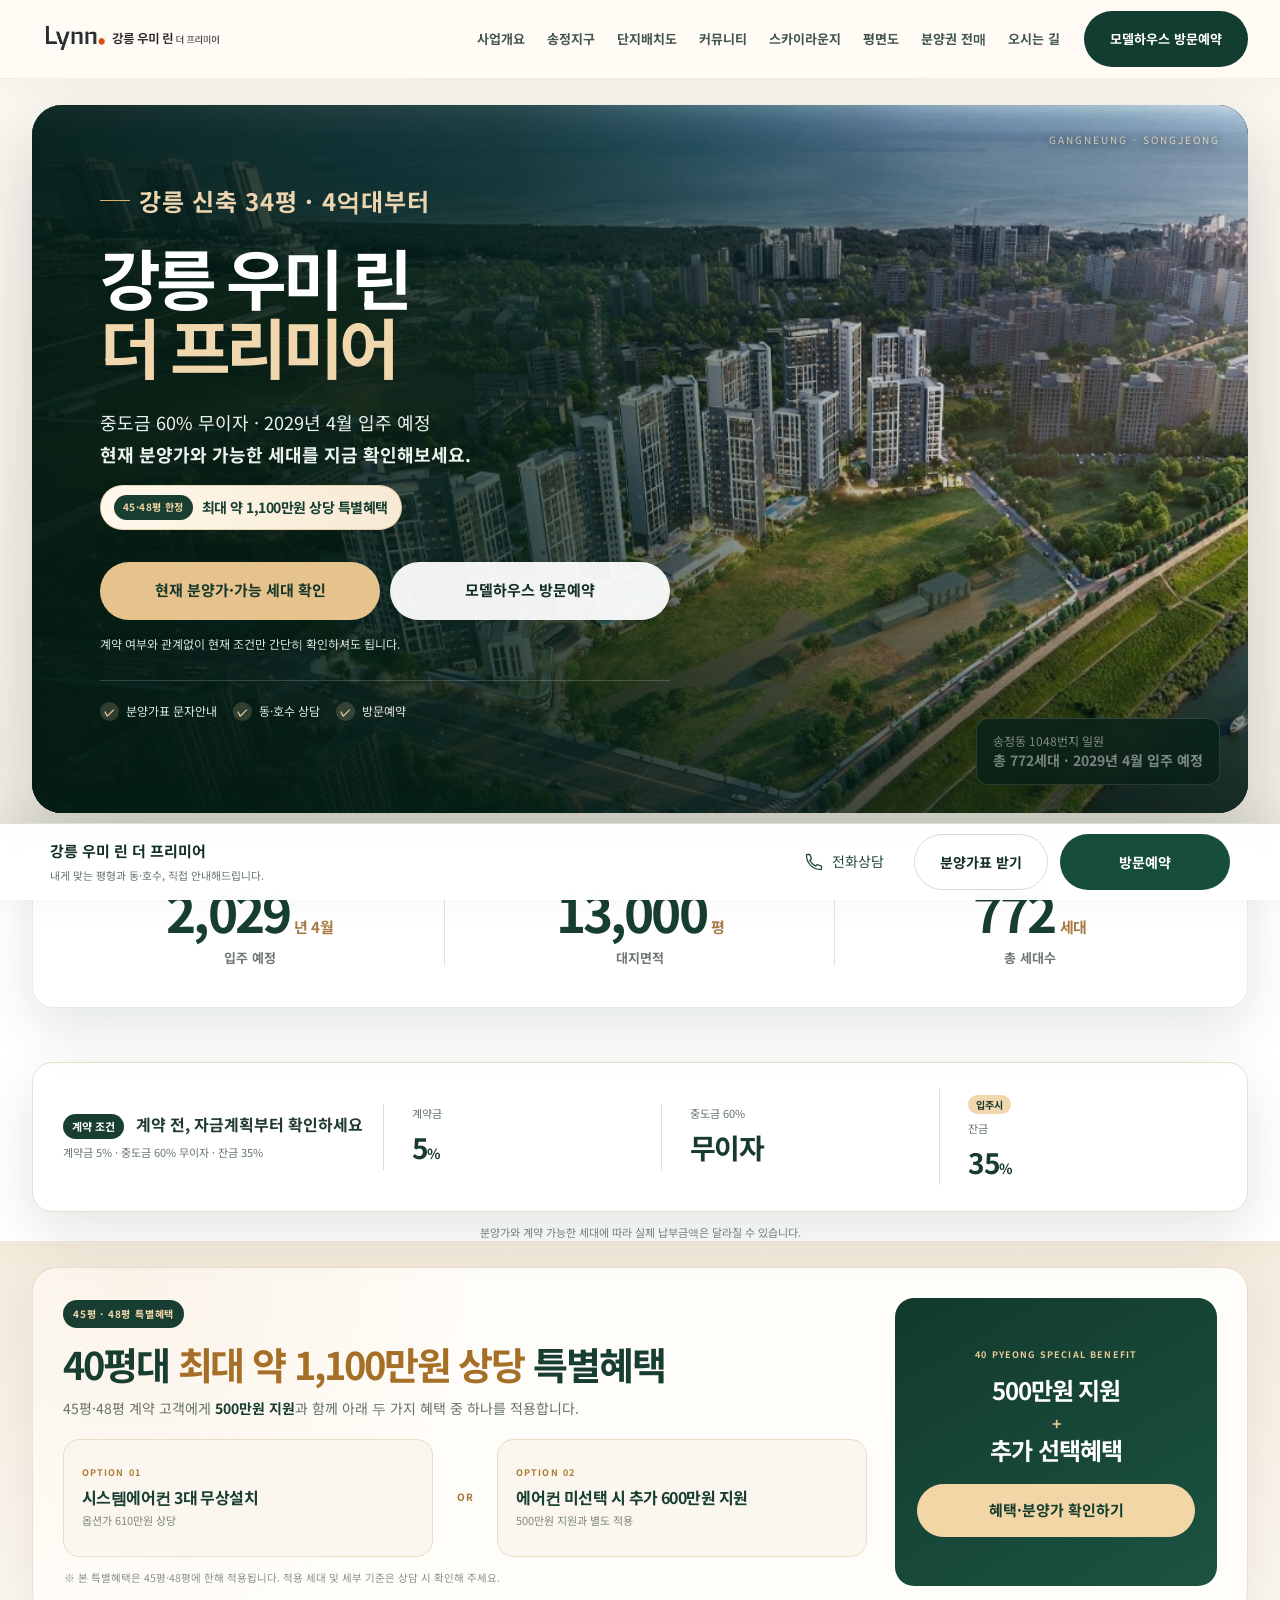
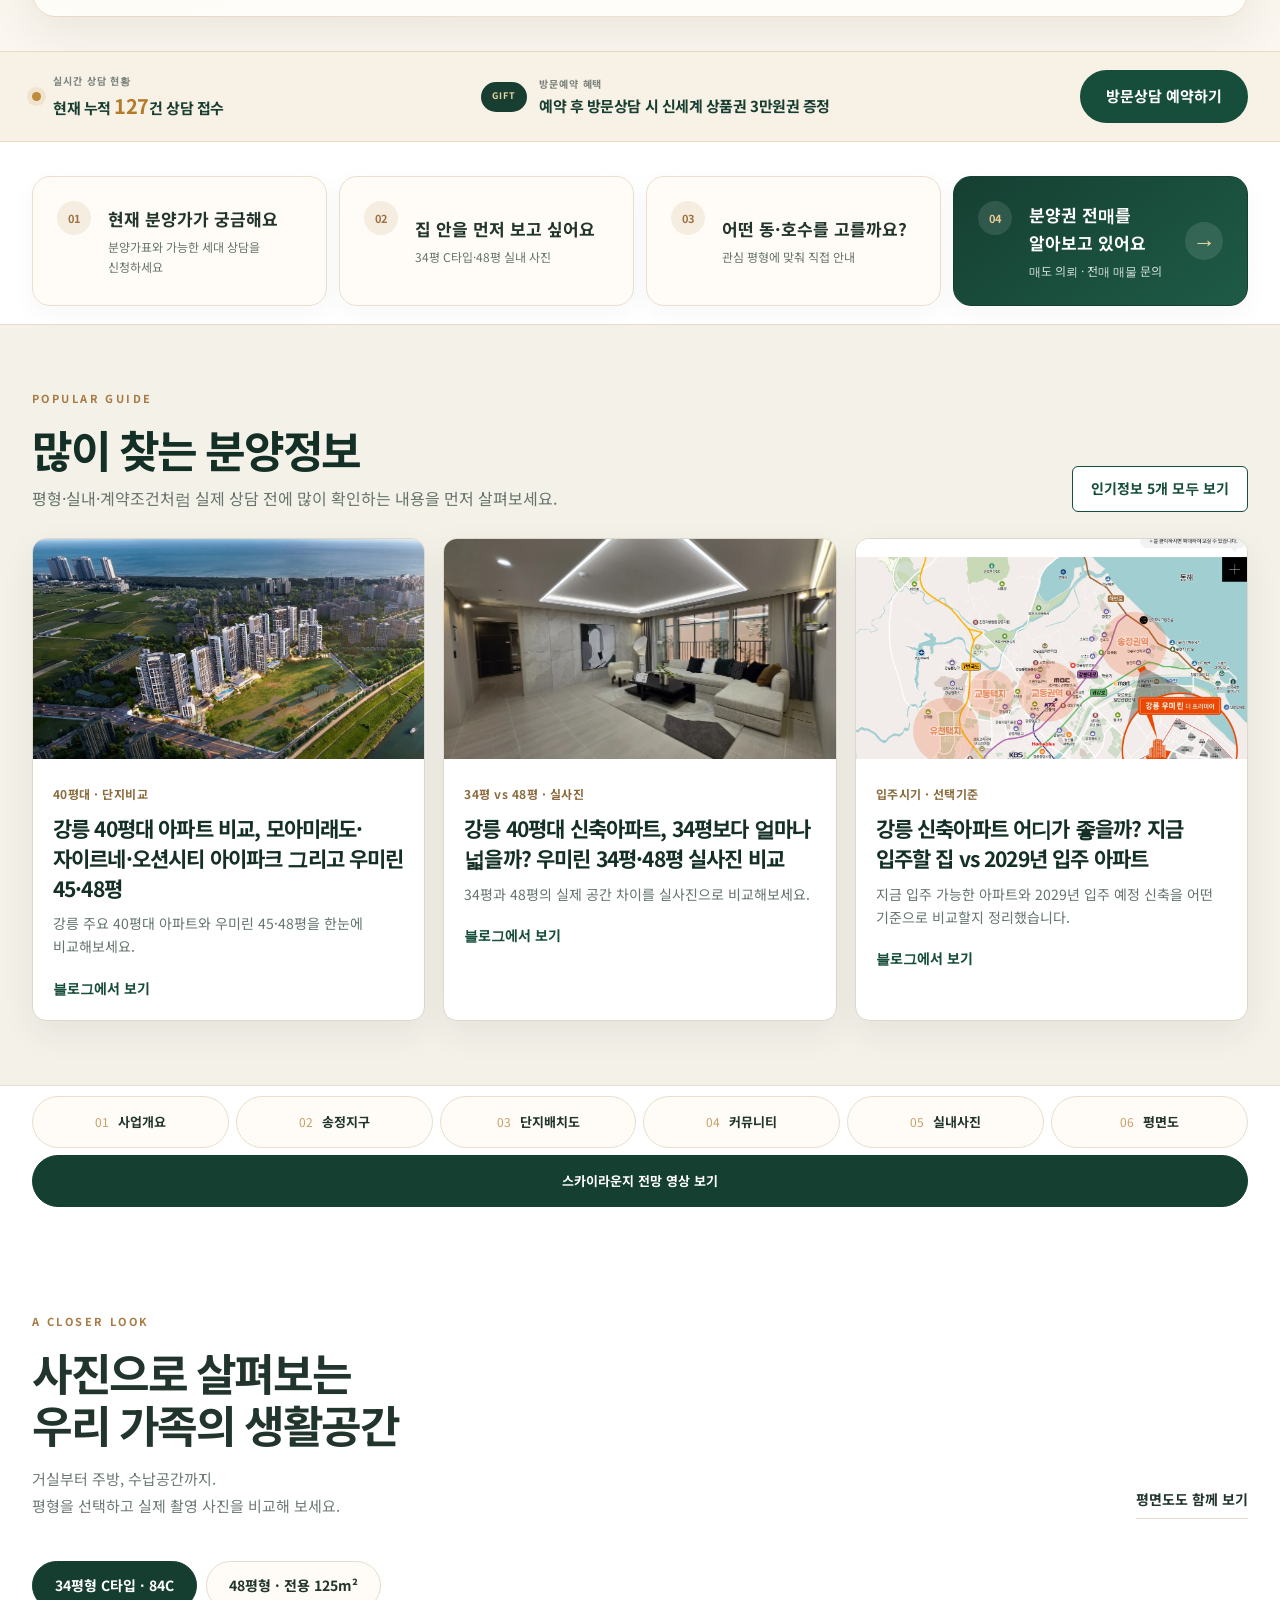
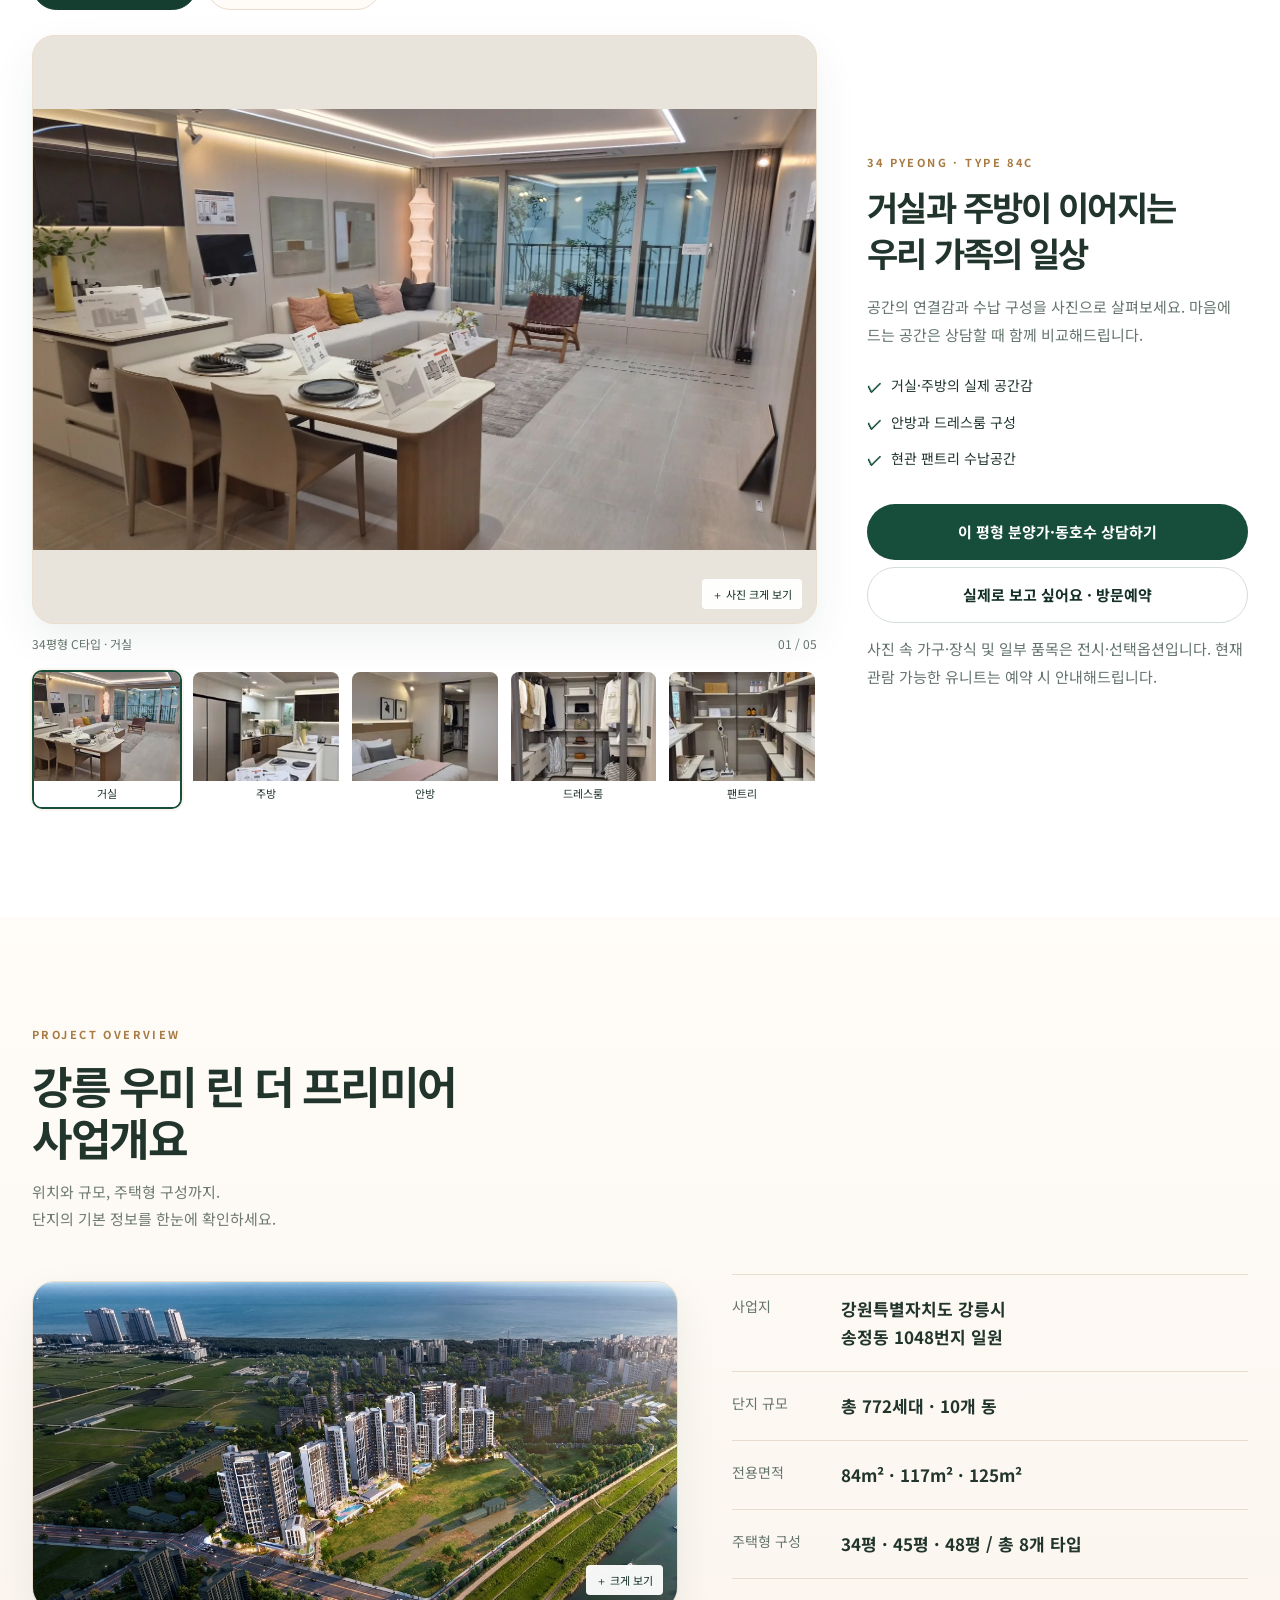
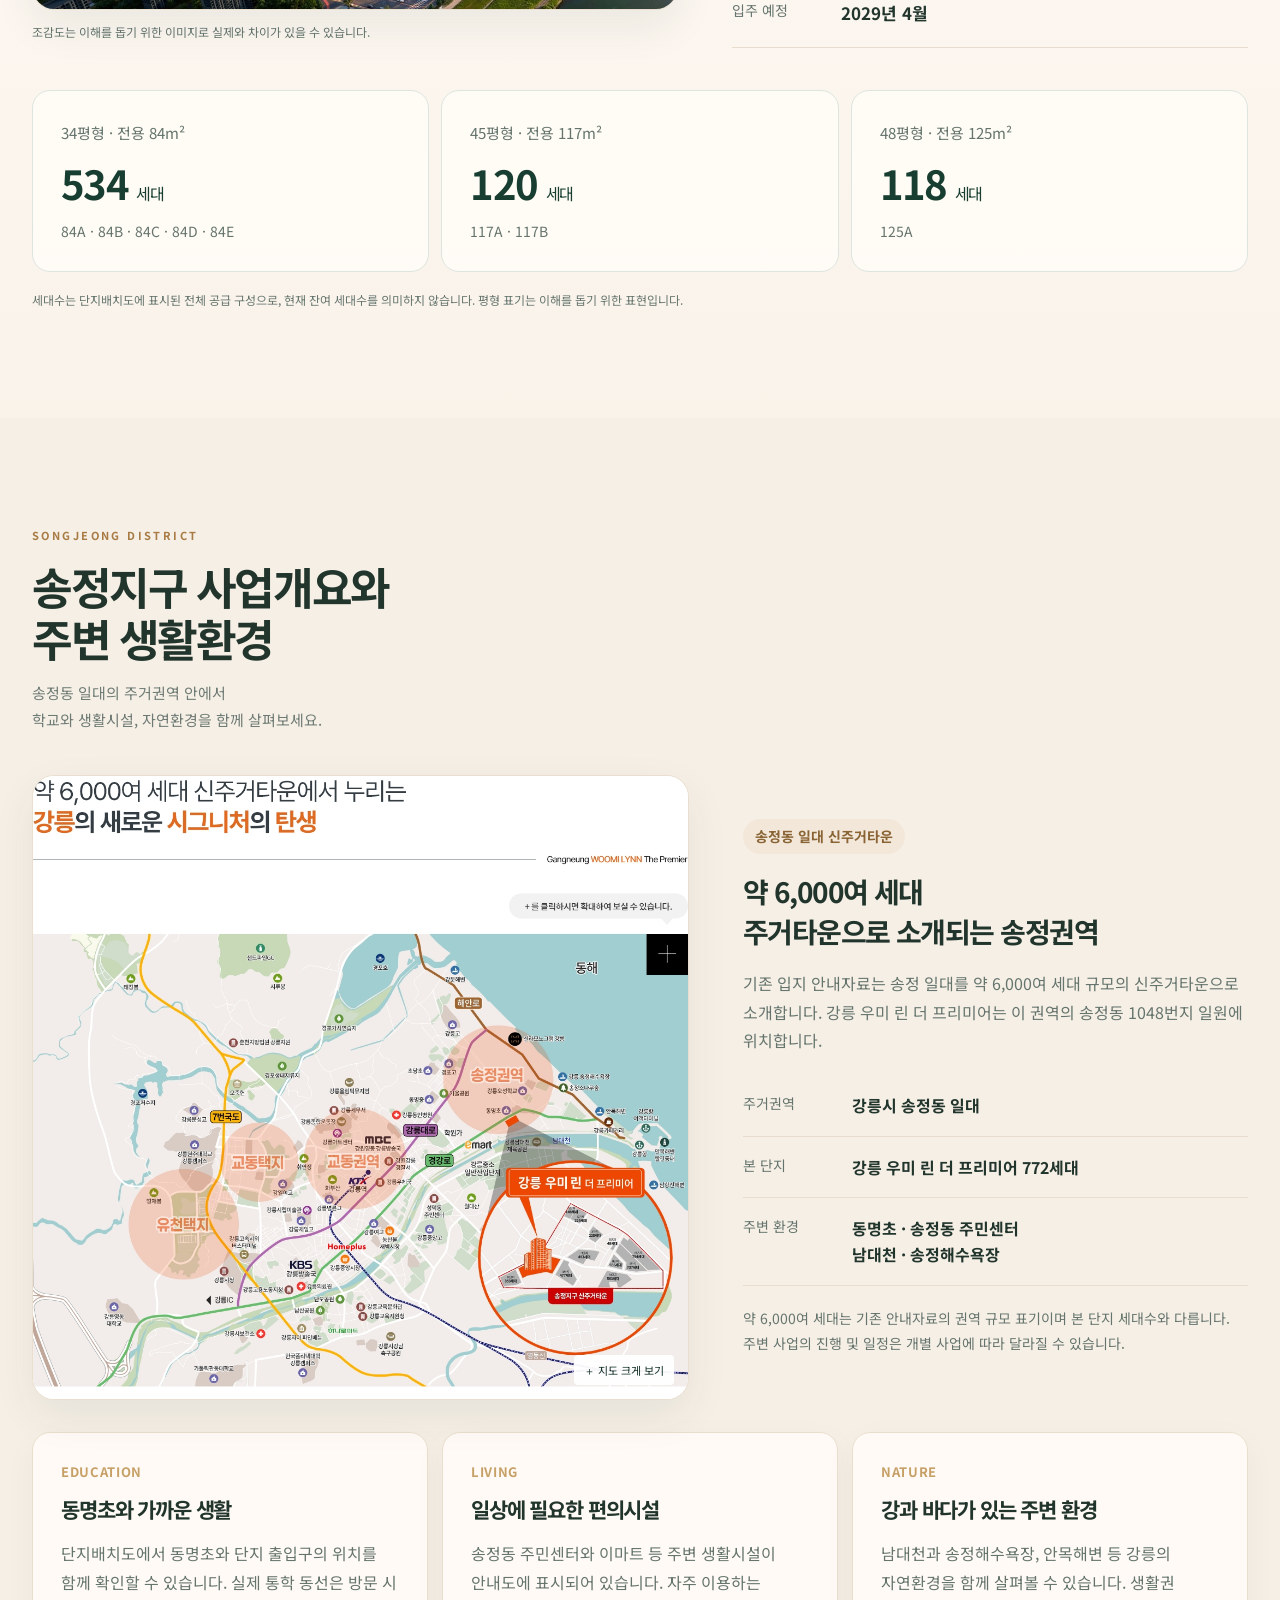
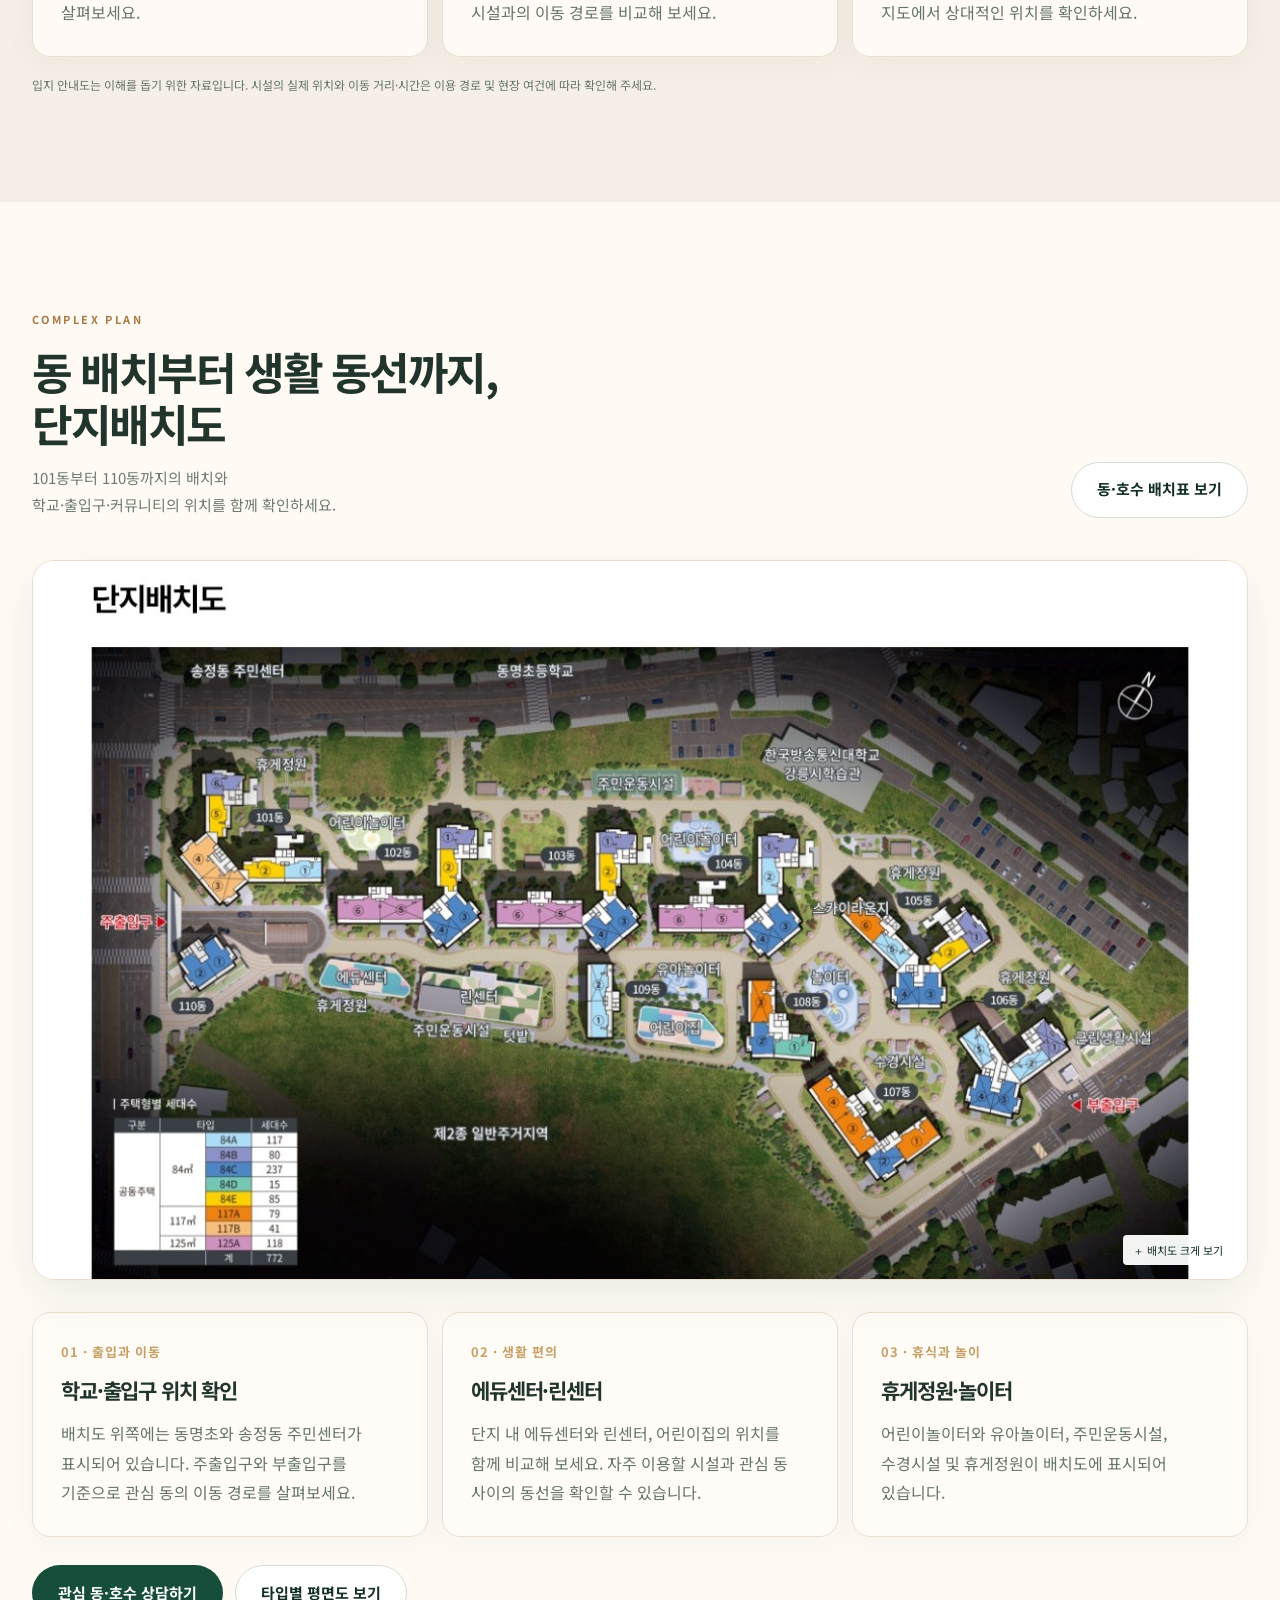
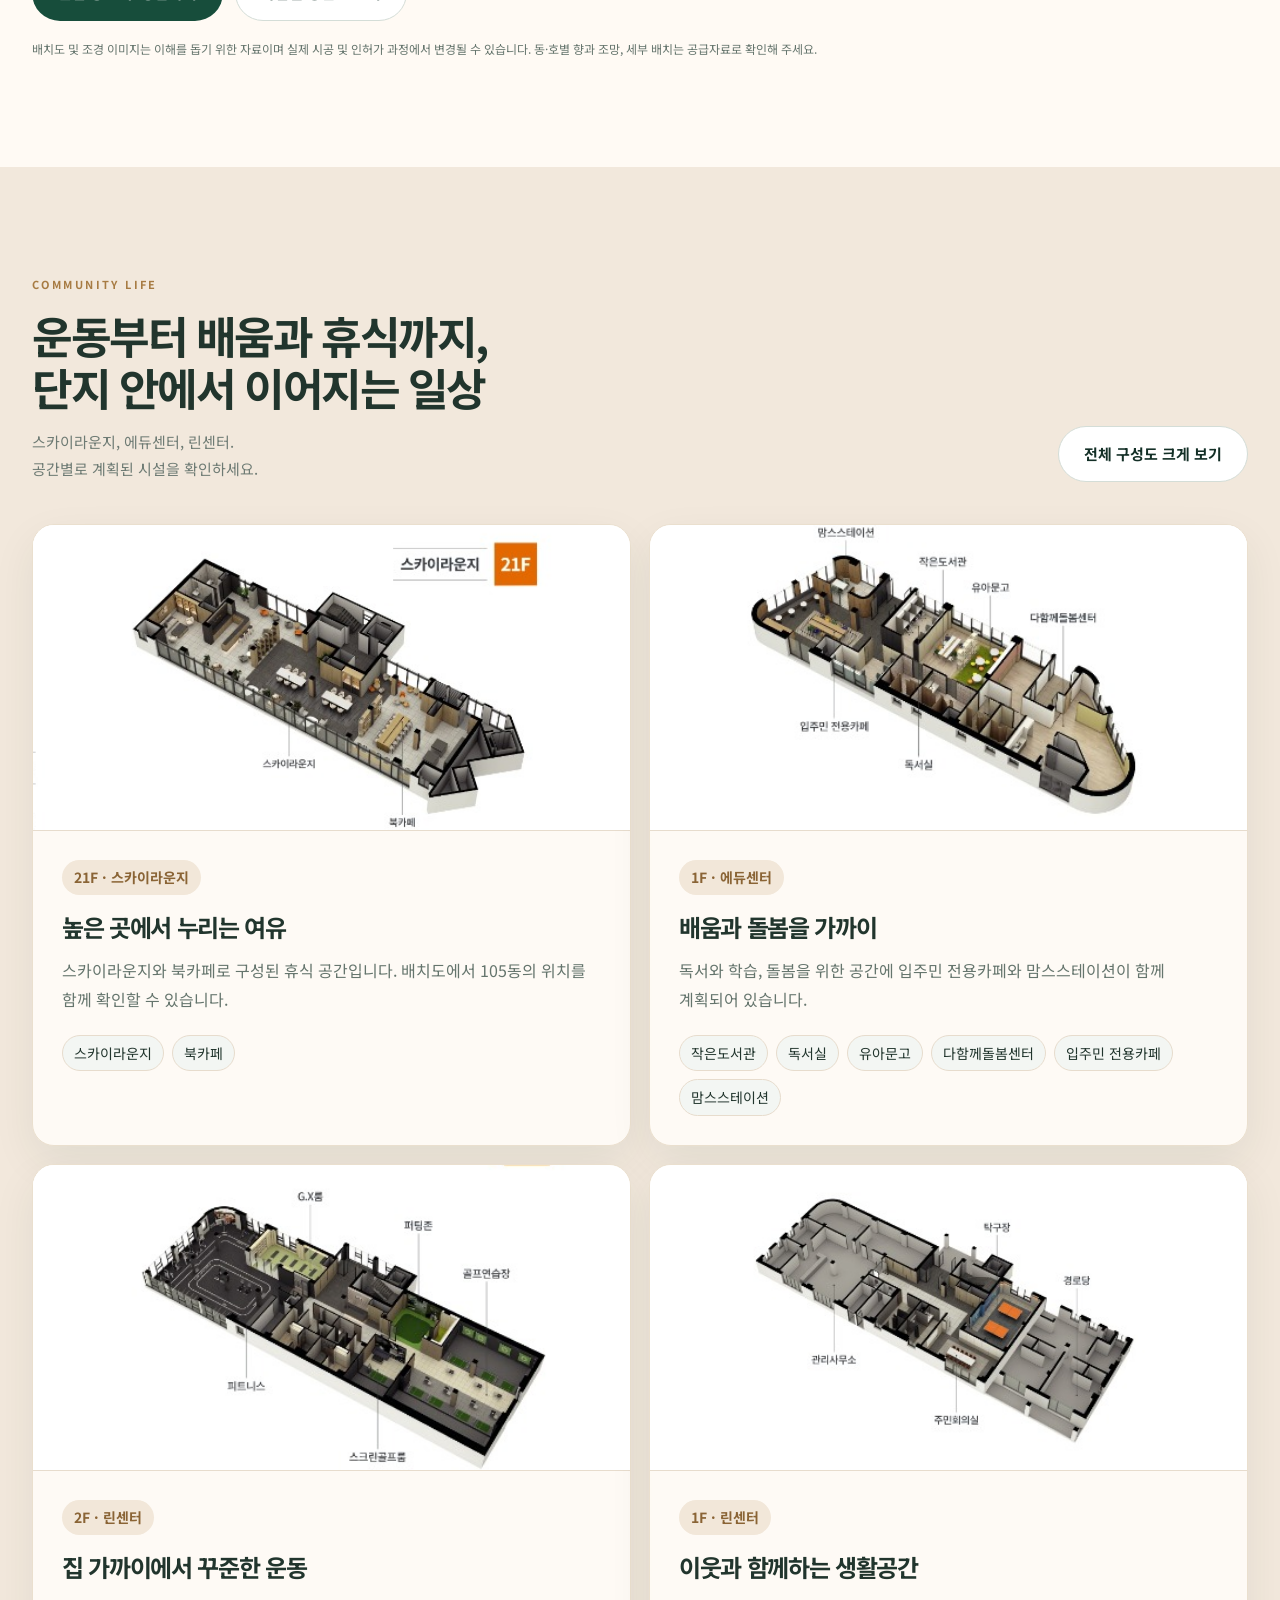
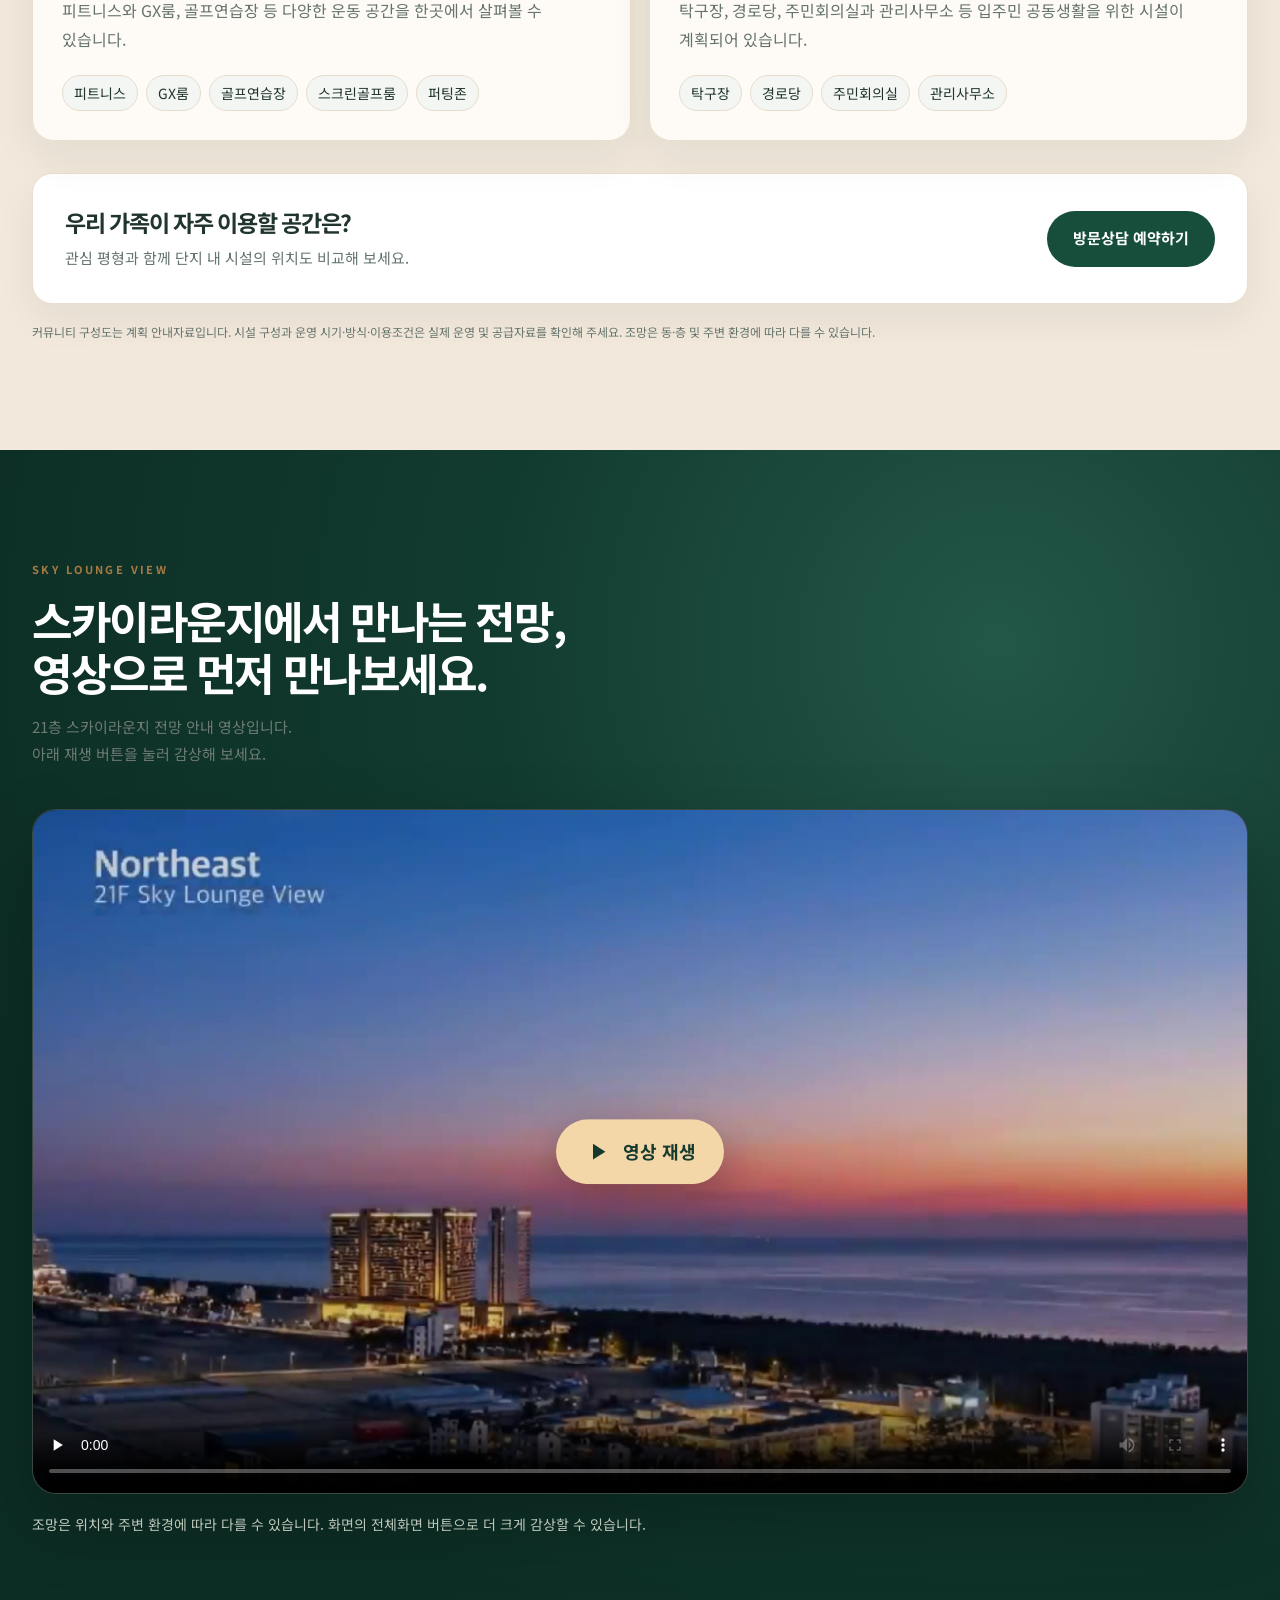
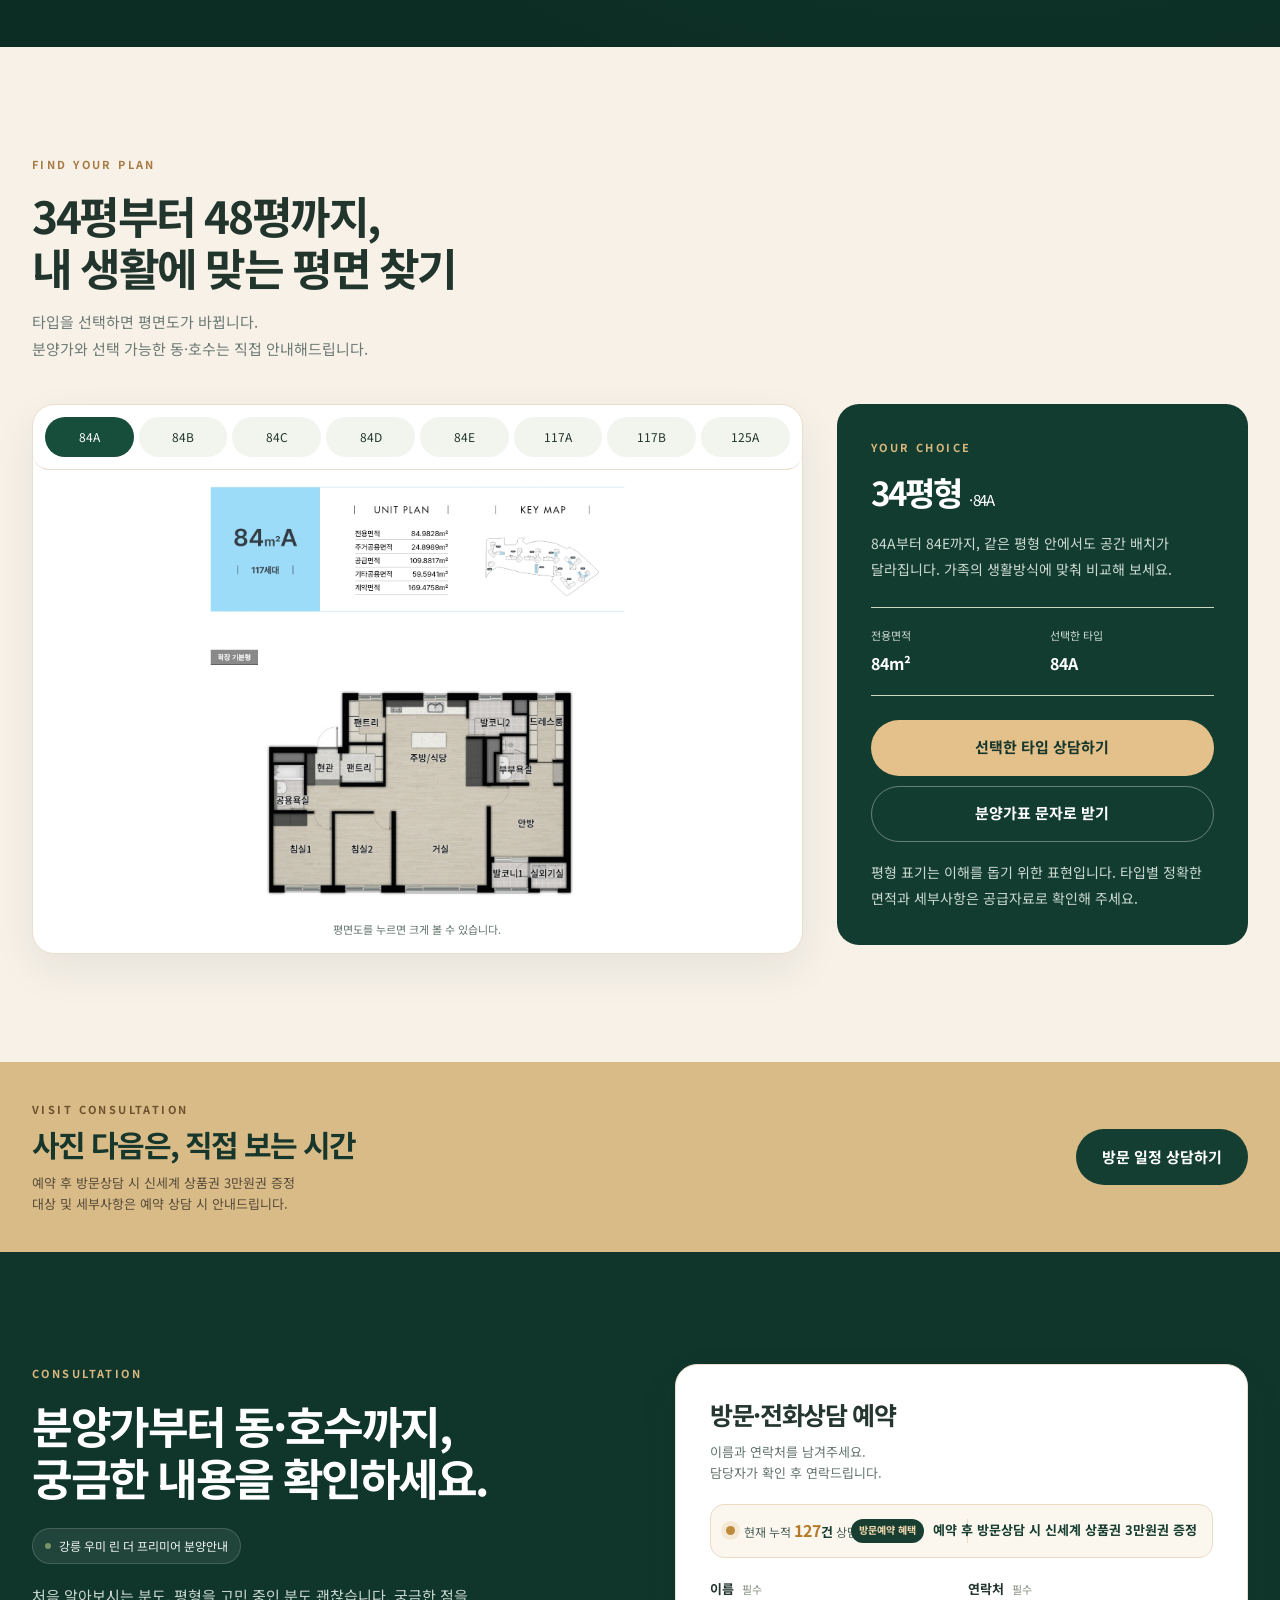
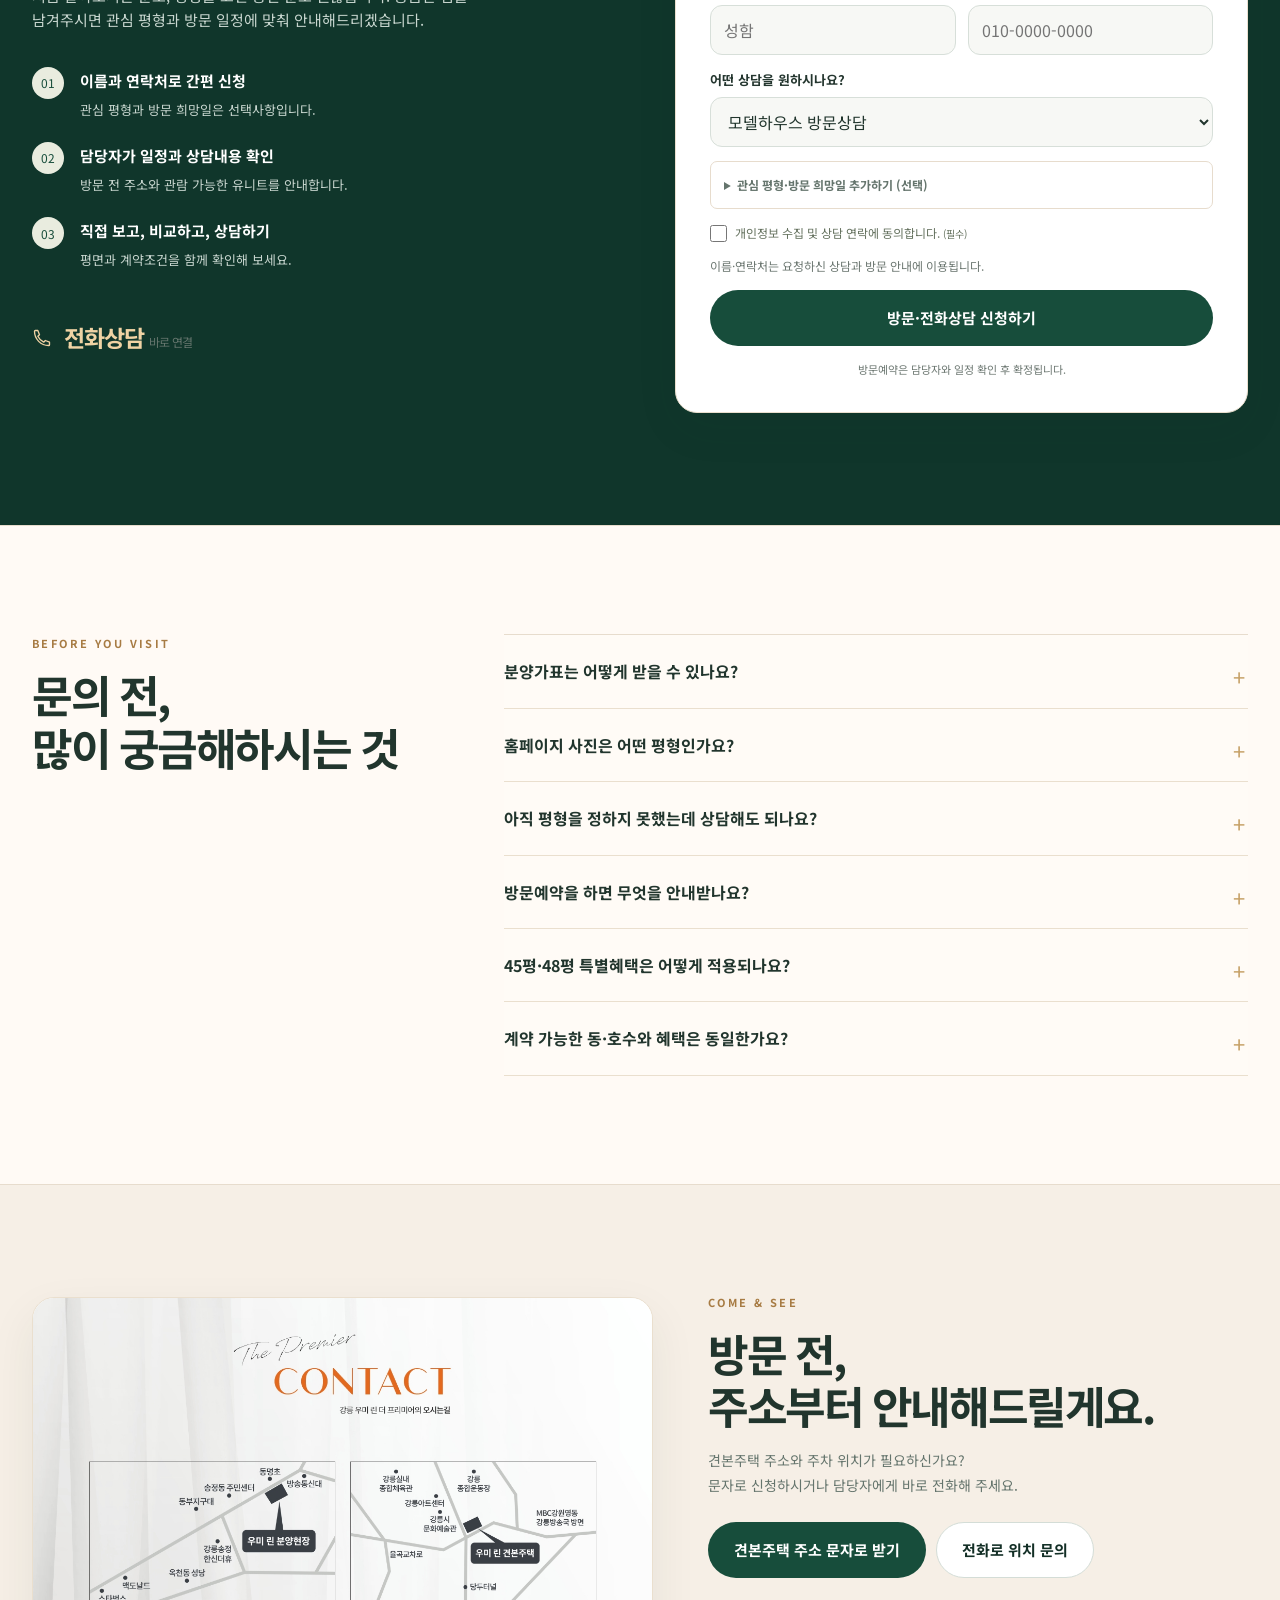
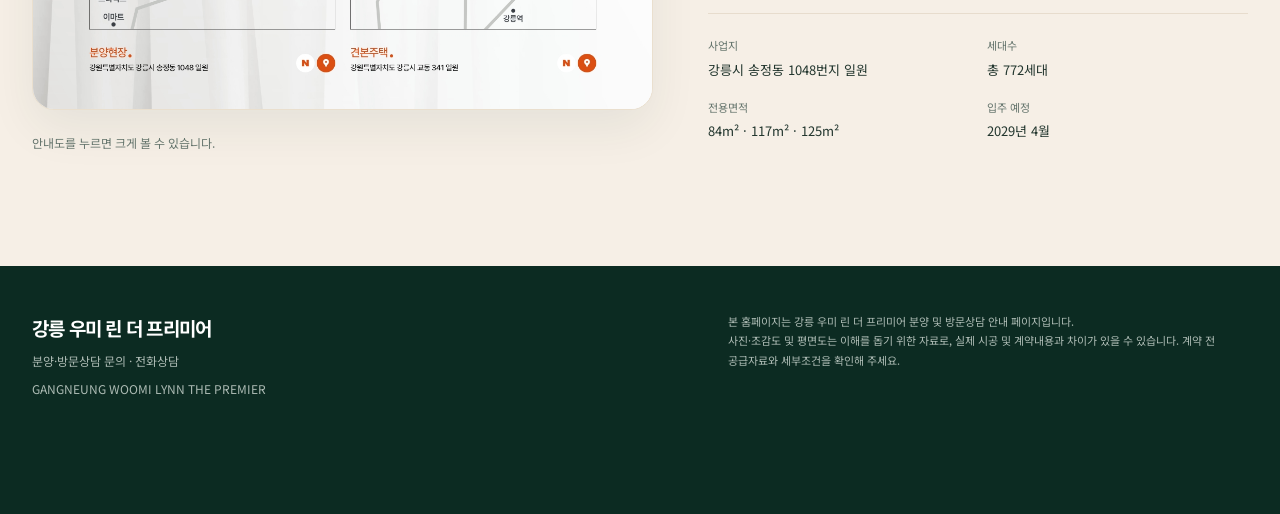
<file: index.html>
<!doctype html>
<html lang="ko">
<head>
  <meta charset="utf-8" />
  <meta name="viewport" content="width=device-width, initial-scale=1" />
  <title>강릉 우미 린 더 프리미어 | 분양안내 · 모델하우스 방문예약</title>
  <meta name="description" content="강릉 우미 린 더 프리미어 34평·45평·48평. 사업개요, 송정지구 입지, 단지배치도와 커뮤니티, 실제 실내 사진과 평면도 안내. 분양가표 문자 신청과 모델하우스 방문예약." />
  <meta name="keywords" content="강릉 우미린, 강릉 우미 린 더 프리미어, 강릉 우미린 분양, 강릉 우미린 분양가, 강릉 우미린 모델하우스, 강릉 아파트 분양, 강릉 신축아파트, 강릉 분양상담, 강릉 모델하우스, 강릉 우미린 전매, 강릉 분양권 전매, 84m², 117m², 125m²" />
  <meta name="robots" content="index, follow" />
  <meta name="naver-site-verification" content="d8257354716d4d1b02c1b8264c0f7000cab0c3f9" />
  <meta name="google-site-verification" content="OiS3syWD2l7VtwxM-sgllimqyoxaJgLCojdzka6laME" />
  <!-- GA4-CONFIRMED-G-JY8BHGY9N7 -->
  <link rel="canonical" href="https://gn-premier.com/" />
  <link rel="manifest" href="/manifest.json" />
  <link rel="shortcut icon" type="image/x-icon" href="https://gn-premier.com/favicon.ico" />
  <link rel="apple-touch-icon" sizes="180x180" href="/apple-touch-icon.png" />
  <link rel="alternate" type="application/rss+xml" title="강릉 우미 린 더 프리미어 RSS" href="https://gn-premier.com/rss.xml" />
  <link rel="sitemap" type="application/xml" href="https://gn-premier.com/sitemap.xml" />
  <meta property="og:locale" content="ko_KR" />
  <meta property="og:site_name" content="강릉 우미 린 더 프리미어" />
  <meta property="og:title" content="강릉 우미 린 더 프리미어 | 분양안내" />
  <meta property="og:description" content="분양가·평면도·동호수 배치표 확인 및 모델하우스 방문예약 상담신청" />
  <meta property="og:image" content="https://gn-premier.com/images/og-premier-link-20260924.jpg" />
  <meta property="og:image:width" content="1200" />
  <meta property="og:image:height" content="630" />
  <meta property="og:image:type" content="image/jpeg" />
  <meta property="og:url" content="https://gn-premier.com/" />
  <meta property="og:type" content="website" />
  <meta name="twitter:card" content="summary_large_image" />
  <meta name="twitter:title" content="강릉 우미 린 더 프리미어 | 분양안내" />
  <meta name="twitter:description" content="분양가·평면도·동호수 배치표 확인 및 모델하우스 방문예약 상담신청" />
  <meta name="twitter:image" content="https://gn-premier.com/images/og-premier-link-20260924.jpg" />
  <meta name="theme-color" content="#213b32" />
  <script type="application/ld+json">
  {"@context":"https://schema.org","@type":"WebSite","name":"강릉 우미 린 더 프리미어","url":"https://gn-premier.com/","description":"강릉 우미 린 더 프리미어 분양가, 평면도, 동호수 배치표 및 모델하우스 방문예약 상담신청 페이지","inLanguage":"ko-KR"}
  </script>
  <script type="application/ld+json">
  {"@context":"https://schema.org","@type":"RealEstateAgent","name":"강릉 우미 린 더 프리미어 분양상담","url":"https://gn-premier.com/","telephone":"033-920-0110","areaServed":"강릉","description":"강릉 우미 린 더 프리미어 모델하우스 방문예약 및 분양상담","address":{"@type":"PostalAddress","addressRegion":"강원특별자치도","addressLocality":"강릉시","addressCountry":"KR"}}
  </script>
  <!-- Google Analytics 4 -->
  <script async src="https://www.googletagmanager.com/gtag/js?id=G-JY8BHGY9N7"></script>
  <script>
    window.dataLayer = window.dataLayer || [];
    function gtag(){dataLayer.push(arguments);}
    gtag('js', new Date());
    gtag('config', 'G-JY8BHGY9N7');
  </script>


  <!-- Microsoft Clarity -->
  <script type="text/javascript">
    (function(c,l,a,r,i,t,y){
      c[a]=c[a]||function(){(c[a].q=c[a].q||[]).push(arguments)};
      t=l.createElement(r);t.async=1;t.src="https://www.clarity.ms/tag/"+i;
      y=l.getElementsByTagName(r)[0];y.parentNode.insertBefore(t,y);
    })(window, document, "clarity", "script", "xl435psnof");
  </script>


<link rel="stylesheet" href="css/renewal.css?v=20260919-r5-skylounge">
<link rel="stylesheet" href="css/julia-premium.css?v=20261102-40benefit">
  <link rel="preload" as="image" href="images/interiors/125-living.webp" imagesrcset="images/interiors/125-living-mobile.webp 800w, images/interiors/125-living.webp 1600w" imagesizes="(max-width:800px) calc(100vw - 40px), 600px">
</head><body class="julia-premium">
<a class="skip-link" href="#main">본문으로 바로가기</a>
<header class="site-header"><div class="wrap header-inner">
  <a class="brand" href="#top" aria-label="강릉 우미 린 더 프리미어 처음으로"><img src="images/logo.jpg" width="375" height="81" alt="우미 린"><span class="brand-copy"><strong>강릉 우미 린 더 프리미어</strong><small>GANGNEUNG · THE PREMIER</small></span></a>
  <nav class="desktop-nav" aria-label="주요 메뉴"><a href="#overview">사업개요</a><a href="#songjeong">송정지구</a><a href="#complex">단지배치도</a><a href="#community">커뮤니티</a><a href="#skylounge">스카이라운지</a><a href="#floor">평면도</a><a href="transfer.html">분양권 전매</a><a href="#contact-map">오시는 길</a></nav>
  <div class="header-cta"><button type="button" class="btn btn-primary btn-small" data-inquiry="visit" data-position="header">모델하우스 방문예약</button></div>
</div></header>
<noscript><p class="no-script">온라인 신청은 자바스크립트가 필요합니다. 전화상담은 <a href="tel:033-920-0110">전화상담 버튼</a>을 이용해 주세요.</p></noscript>
<main id="main">
  <section id="top" class="hero"><div class="wrap hero-grid">
    <div class="hero-copy"><p class="hero-kicker">강릉 신축 34평 · 4억대부터</p>
      <h1>강릉 우미 린<br><span>더 프리미어</span></h1>
      <p class="hero-lead">중도금 60% 무이자 · 2029년 4월 입주 예정<br><strong>현재 분양가와 가능한 세대를 지금 확인해보세요.</strong></p>
      <div class="hero-40-benefit" aria-label="45평 48평 특별혜택"><span>45·48평 한정</span><strong>최대 약 1,100만원 상당 특별혜택</strong></div>
      <div class="hero-actions"><button type="button" class="btn btn-primary" data-inquiry="price" data-position="hero">현재 분양가·가능 세대 확인</button><button type="button" class="btn btn-light" data-inquiry="visit" data-position="hero">모델하우스 방문예약</button></div>
      <p class="hero-note">계약 여부와 관계없이 현재 조건만 간단히 확인하셔도 됩니다.</p><div class="hero-trust" aria-label="홈페이지 주요 안내"><span>분양가표 문자안내</span><span>동·호수 상담</span><span>방문예약</span></div>
    </div>
    <figure class="hero-photo"><img src="images/hero-aerial.jpg" width="1182" height="601" alt="강릉 우미 린 더 프리미어 전체 단지 조감도" fetchpriority="high"><span class="hero-photo-top">GANGNEUNG · SONGJEONG</span><figcaption class="photo-label">송정동 1048번지 일원<strong>총 772세대 · 2029년 4월 입주 예정</strong></figcaption></figure>
  </div></section>
  <section class="project-stats-section" aria-label="강릉 우미 린 더 프리미어 주요 사업정보">
    <div class="wrap projectStats">
      <div class="statItem"><strong><span class="countUp" data-count="2029">0</span><small>년 4월</small></strong><p>입주 예정</p></div>
      <div class="statItem"><strong><span class="countUp" data-count="13000">0</span><small>평</small></strong><p>대지면적</p></div>
      <div class="statItem"><strong><span class="countUp" data-count="772">0</span><small>세대</small></strong><p>총 세대수</p></div>
    </div>
  </section>
  <section class="benefit-strip" aria-label="계약 조건 안내"><div class="wrap benefit-inner"><div class="benefit-title"><span class="benefit-month">계약 조건</span> 계약 전, 자금계획부터 확인하세요<small>계약금 5% · 중도금 60% 무이자 · 잔금 35%</small></div><div class="benefit-item"><small>계약금</small><strong>5<span>%</span></strong></div><div class="benefit-item"><small>중도금 60%</small><strong>무이자</strong></div><div class="benefit-item benefit-interest"><span class="benefit-deadline">입주시</span><small>잔금</small><strong>35<span>%</span></strong></div></div><p class="benefit-note">분양가와 계약 가능한 세대에 따라 실제 납부금액은 달라질 수 있습니다.</p></section>
  <section class="forty-benefit-section" id="forty-benefit" aria-labelledby="fortyBenefitTitle">
    <div class="wrap forty-benefit-card">
      <div class="forty-benefit-copy">
        <span class="forty-benefit-kicker">45평 · 48평 특별혜택</span>
        <h2 id="fortyBenefitTitle">40평대 <strong>최대 약 1,100만원 상당</strong> 특별혜택</h2>
        <p>45평·48평 계약 고객에게 <b>500만원 지원</b>과 함께 아래 두 가지 혜택 중 하나를 적용합니다.</p>
        <div class="forty-benefit-options" aria-label="40평대 특별혜택 상세">
          <article>
            <span>OPTION 01</span>
            <strong>시스템에어컨 3대 무상설치</strong>
            <small>옵션가 610만원 상당</small>
          </article>
          <div class="forty-benefit-or" aria-hidden="true">OR</div>
          <article>
            <span>OPTION 02</span>
            <strong>에어컨 미선택 시 추가 600만원 지원</strong>
            <small>500만원 지원과 별도 적용</small>
          </article>
        </div>
        <p class="forty-benefit-note">※ 본 특별혜택은 45평·48평에 한해 적용됩니다. 적용 세대 및 세부 기준은 상담 시 확인해 주세요.</p>
      </div>
      <div class="forty-benefit-action">
        <span>40 PYEONG SPECIAL BENEFIT</span>
        <strong>500만원 지원<br><em>+</em><br>추가 선택혜택</strong>
        <button type="button" class="btn btn-primary" data-inquiry="price" data-position="40-benefit">혜택·분양가 확인하기</button>
      </div>
    </div>
  </section>
  <section class="live-consult-strip" aria-label="실시간 상담 현황과 방문예약 혜택"><div class="wrap live-consult-inner">
    <div class="live-consult-count" data-lead-count-wrap aria-live="polite"><span class="live-status-dot" aria-hidden="true"></span><div><small>실시간 상담 현황</small><strong>현재 누적 <span data-lead-count>127</span>건 상담 접수</strong></div></div>
    <div class="live-consult-gift"><span class="gift-mark" aria-hidden="true">GIFT</span><div><small>방문예약 혜택</small><strong>예약 후 방문상담 시 신세계 상품권 3만원권 증정</strong></div></div>
    <button type="button" class="btn btn-primary" data-inquiry="visit" data-position="live-consult">방문상담 예약하기</button>
  </div></section>
  <section class="path-section"><div class="wrap path-grid" aria-label="필요한 정보 선택"><button class="path-card" type="button" data-inquiry="price" data-position="quick-guide"><span class="path-number">01</span><span class="path-copy"><strong>현재 분양가가 궁금해요</strong><small>분양가표와 가능한 세대 상담을 신청하세요</small></span></button><a class="path-card" href="#interior"><span class="path-number">02</span><span class="path-copy"><strong>집 안을 먼저 보고 싶어요</strong><small>34평 C타입·48평 실내 사진</small></span></a><button class="path-card" type="button" data-inquiry="unit" data-position="quick-guide"><span class="path-number">03</span><span class="path-copy"><strong>어떤 동·호수를 고를까요?</strong><small>관심 평형에 맞춰 직접 안내</small></span></button><a class="path-card transfer-path-card" href="transfer.html"><span class="path-number">04</span><span class="path-copy"><strong>분양권 전매를 알아보고 있어요</strong><small>매도 의뢰 · 전매 매물 문의</small></span><span class="path-arrow" aria-hidden="true">→</span></a></div></section>

  <section class="popular-info-section" aria-labelledby="popularInfoTitle">
    <div class="wrap">
      <div class="popular-info-head">
        <div><span class="eyebrow">POPULAR GUIDE</span><h2 id="popularInfoTitle">많이 찾는 분양정보</h2><p>평형·실내·계약조건처럼 실제 상담 전에 많이 확인하는 내용을 먼저 살펴보세요.</p></div>
        <a class="popular-all-link" href="news.html">인기정보 5개 모두 보기</a>
      </div>
      <div class="popular-info-grid">
        <a class="popular-info-card" href="https://blog.naver.com/nseil83/224388484006" target="_blank" rel="noopener" data-popular-blog="강릉 40평대 아파트 비교, 모아미래도·자이르네·오션시티 아이파크 그리고 우미린 45·48평">
          <img src="images/hero-aerial.jpg" alt="강릉 우미 린 더 프리미어 단지 조감도" loading="lazy"><div><span>40평대 · 단지비교</span><strong>강릉 40평대 아파트 비교, 모아미래도·자이르네·오션시티 아이파크 그리고 우미린 45·48평</strong><p>강릉 주요 40평대 아파트와 우미린 45·48평을 한눈에 비교해보세요.</p><em>블로그에서 보기</em></div>
        </a>
        <a class="popular-info-card" href="https://blog.naver.com/nseil83/224424582203" target="_blank" rel="noopener" data-popular-blog="강릉 40평대 신축아파트, 34평보다 얼마나 넓을까? 우미린 34평·48평 실사진 비교">
          <img src="images/interiors/125-living.webp" alt="강릉 우미 린 더 프리미어 48평형 실제 거실" loading="lazy"><div><span>34평 vs 48평 · 실사진</span><strong>강릉 40평대 신축아파트, 34평보다 얼마나 넓을까? 우미린 34평·48평 실사진 비교</strong><p>34평과 48평의 실제 공간 차이를 실사진으로 비교해보세요.</p><em>블로그에서 보기</em></div>
        </a>
        <a class="popular-info-card" href="https://blog.naver.com/nseil83/224415177404" target="_blank" rel="noopener" data-popular-blog="강릉 신축아파트 어디가 좋을까? 지금 입주할 집 vs 2029년 입주 아파트">
          <img src="images/location.jpg" alt="강릉 우미 린 더 프리미어 입지" loading="lazy"><div><span>입주시기 · 선택기준</span><strong>강릉 신축아파트 어디가 좋을까? 지금 입주할 집 vs 2029년 입주 아파트</strong><p>지금 입주 가능한 아파트와 2029년 입주 예정 신축을 어떤 기준으로 비교할지 정리했습니다.</p><em>블로그에서 보기</em></div>
        </a>
      </div>
    </div>
  </section>
<nav class="section-directory wrap" aria-label="단지 정보 바로가기">
<a href="#overview"><span>01</span>사업개요</a><a href="#songjeong"><span>02</span>송정지구</a><a href="#complex"><span>03</span>단지배치도</a><a href="#community"><span>04</span>커뮤니티</a><a href="#interior"><span>05</span>실내사진</a><a href="#floor"><span>06</span>평면도</a>
<a class="video-directory-link" href="#skylounge">스카이라운지 전망 영상 보기</a>
</nav>
  <section id="interior" class="section gallery-section"><div class="wrap">
    <div class="section-head"><div><span class="eyebrow">A CLOSER LOOK</span><h2>사진으로 살펴보는<br>우리 가족의 생활공간</h2><p>거실부터 주방, 수납공간까지.<br>평형을 선택하고 실제 촬영 사진을 비교해 보세요.</p></div><a href="#floor" class="text-link">평면도도 함께 보기</a></div>
    <div class="gallery-type-tabs" role="tablist" aria-label="실내 사진 평형 선택"><button class="pill-tab" type="button" id="gallery-tab-84c" role="tab" aria-selected="true" aria-controls="gallery-panel" data-gallery="84c">34평형 C타입 · 84C</button><button class="pill-tab" type="button" id="gallery-tab-125" role="tab" aria-selected="false" aria-controls="gallery-panel" tabindex="-1" data-gallery="125">48평형 · 전용 125m²</button></div>
    <div class="gallery-layout" id="gallery-panel" role="tabpanel" aria-labelledby="gallery-tab-84c"><div><button class="gallery-view" type="button" data-image-open aria-label="현재 실내 사진 크게 보기"><img id="galleryImage" src="images/interiors/84c-living.webp" width="1600" height="901" alt="34평형 C타입 거실 실제 촬영 사진" loading="lazy" decoding="async"><span class="expand-label">＋ 사진 크게 보기</span></button><p class="gallery-caption" aria-live="polite"><span id="galleryCaption">34평형 C타입 · 거실</span><span id="galleryCounter">01 / 05</span></p><div class="gallery-thumbs" id="galleryThumbs" aria-label="공간별 사진 선택"><button type="button" class="gallery-thumb" data-photo="0" aria-pressed="true" aria-label="34평형 C타입 거실 사진"><img src="images/interiors/84c-living-thumb.webp" alt="" width="380" height="285" loading="lazy" decoding="async"><span>거실</span></button><button type="button" class="gallery-thumb" data-photo="1" aria-pressed="false" aria-label="34평형 C타입 주방 사진"><img src="images/interiors/84c-kitchen-thumb.webp" alt="" width="380" height="285" loading="lazy" decoding="async"><span>주방</span></button><button type="button" class="gallery-thumb" data-photo="2" aria-pressed="false" aria-label="34평형 C타입 안방 사진"><img src="images/interiors/84c-bedroom-thumb.webp" alt="" width="380" height="285" loading="lazy" decoding="async"><span>안방</span></button><button type="button" class="gallery-thumb" data-photo="3" aria-pressed="false" aria-label="34평형 C타입 드레스룸 사진"><img src="images/interiors/84c-dressing-thumb.webp" alt="" width="380" height="285" loading="lazy" decoding="async"><span>드레스룸</span></button><button type="button" class="gallery-thumb" data-photo="4" aria-pressed="false" aria-label="34평형 C타입 팬트리 사진"><img src="images/interiors/84c-pantry-thumb.webp" alt="" width="380" height="285" loading="lazy" decoding="async"><span>팬트리</span></button></div></div>
    <div class="gallery-story"><span class="eyebrow" id="galleryEyebrow">34 PYEONG · TYPE 84C</span><h3 id="galleryTitle">거실과 주방이 이어지는<br>우리 가족의 일상</h3><p id="galleryDescription">공간의 연결감과 수납 구성을 사진으로 살펴보세요. 마음에 드는 공간은 상담할 때 함께 비교해드립니다.</p><ul class="feature-list" id="galleryFeatures"><li>거실·주방의 실제 공간감</li><li>안방과 드레스룸 구성</li><li>현관 팬트리 수납공간</li></ul><button type="button" class="btn btn-primary btn-wide" id="galleryInquiry" data-inquiry="unit" data-size="34평형" data-type="84C" data-position="interior">이 평형 분양가·동호수 상담하기</button><button type="button" class="btn btn-light btn-wide" id="galleryVisit" data-inquiry="visit" data-size="34평형" data-type="84C" data-position="interior">실제로 보고 싶어요 · 방문예약</button><p class="fine">사진 속 가구·장식 및 일부 품목은 전시·선택옵션입니다. 현재 관람 가능한 유니트는 예약 시 안내해드립니다.</p></div></div>
  </div></section>

<section id="overview" class="section overview-section"><div class="wrap">
  <div class="section-head" id="premium"><div><span class="eyebrow">PROJECT OVERVIEW</span><h2>강릉 우미 린 더 프리미어<br>사업개요</h2><p>위치와 규모, 주택형 구성까지.<br>단지의 기본 정보를 한눈에 확인하세요.</p></div></div>
  <div class="overview-layout">
    <figure><button type="button" class="detail-image" data-image-src="images/overview.jpg" data-image-title="강릉 우미 린 더 프리미어 사업개요" aria-label="조감도와 사업개요 크게 보기"><img src="images/hero-aerial.jpg" width="1182" height="601" alt="강릉 우미 린 더 프리미어 전체 단지 조감도" loading="lazy" decoding="async"><span class="expand-label">＋ 크게 보기</span></button><figcaption class="fine">조감도는 이해를 돕기 위한 이미지로 실제와 차이가 있을 수 있습니다.</figcaption></figure>
    <dl class="overview-facts"><div><dt>사업지</dt><dd>강원특별자치도 강릉시<br>송정동 1048번지 일원</dd></div><div><dt>단지 규모</dt><dd>총 772세대 · 10개 동</dd></div><div><dt>전용면적</dt><dd>84m² · 117m² · 125m²</dd></div><div><dt>주택형 구성</dt><dd>34평 · 45평 · 48평 / 총 8개 타입</dd></div><div><dt>입주 예정</dt><dd>2029년 4월</dd></div></dl>
  </div>
  <div class="unit-summary" aria-label="주택형별 세대 구성"><article><span>34평형 · 전용 84m²</span><strong>534<small>세대</small></strong><p>84A · 84B · 84C · 84D · 84E</p></article><article><span>45평형 · 전용 117m²</span><strong>120<small>세대</small></strong><p>117A · 117B</p></article><article><span>48평형 · 전용 125m²</span><strong>118<small>세대</small></strong><p>125A</p></article></div>
  <p class="fine section-footnote">세대수는 단지배치도에 표시된 전체 공급 구성으로, 현재 잔여 세대수를 의미하지 않습니다. 평형 표기는 이해를 돕기 위한 표현입니다.</p>
</div></section>
<section id="songjeong" class="section district-section"><div class="wrap">
  <div class="section-head"><div><span class="eyebrow">SONGJEONG DISTRICT</span><h2>송정지구 사업개요와<br>주변 생활환경</h2><p>송정동 일대의 주거권역 안에서<br>학교와 생활시설, 자연환경을 함께 살펴보세요.</p></div></div>
  <div class="district-layout"><figure><button type="button" class="detail-image" data-image-src="images/location.jpg" data-image-title="송정지구 및 강릉 생활권 안내도" aria-label="송정지구와 주변 생활권 지도 크게 보기"><img src="images/location.jpg" width="1200" height="1141" alt="송정지구 신주거타운과 강릉 생활권, 남대천 및 송정해수욕장 위치 안내도" loading="lazy" decoding="async"><span class="expand-label">＋ 지도 크게 보기</span></button></figure>
  <div class="district-copy"><span class="info-badge">송정동 일대 신주거타운</span><h3>약 6,000여 세대<br>주거타운으로 소개되는 송정권역</h3><p>기존 입지 안내자료는 송정 일대를 약 6,000여 세대 규모의 신주거타운으로 소개합니다. 강릉 우미 린 더 프리미어는 이 권역의 송정동 1048번지 일원에 위치합니다.</p><dl class="district-facts"><div><dt>주거권역</dt><dd>강릉시 송정동 일대</dd></div><div><dt>본 단지</dt><dd>강릉 우미 린 더 프리미어 772세대</dd></div><div><dt>주변 환경</dt><dd>동명초 · 송정동 주민센터<br>남대천 · 송정해수욕장</dd></div></dl><p class="fine">약 6,000여 세대는 기존 안내자료의 권역 규모 표기이며 본 단지 세대수와 다릅니다. 주변 사업의 진행 및 일정은 개별 사업에 따라 달라질 수 있습니다.</p></div></div>
  <div class="info-card-grid"><article><span class="info-index">EDUCATION</span><h3>동명초와 가까운 생활</h3><p>단지배치도에서 동명초와 단지 출입구의 위치를 함께 확인할 수 있습니다. 실제 통학 동선은 방문 시 살펴보세요.</p></article><article><span class="info-index">LIVING</span><h3>일상에 필요한 편의시설</h3><p>송정동 주민센터와 이마트 등 주변 생활시설이 안내도에 표시되어 있습니다. 자주 이용하는 시설과의 이동 경로를 비교해 보세요.</p></article><article><span class="info-index">NATURE</span><h3>강과 바다가 있는 주변 환경</h3><p>남대천과 송정해수욕장, 안목해변 등 강릉의 자연환경을 함께 살펴볼 수 있습니다. 생활권 지도에서 상대적인 위치를 확인하세요.</p></article></div>
  <p class="fine section-footnote">입지 안내도는 이해를 돕기 위한 자료입니다. 시설의 실제 위치와 이동 거리·시간은 이용 경로 및 현장 여건에 따라 확인해 주세요.</p>
</div></section>
<section id="complex" class="section complex-section"><div class="wrap">
  <div class="section-head"><div><span class="eyebrow">COMPLEX PLAN</span><h2>동 배치부터 생활 동선까지,<br>단지배치도</h2><p>101동부터 110동까지의 배치와<br>학교·출입구·커뮤니티의 위치를 함께 확인하세요.</p></div><button type="button" class="btn btn-light" data-image-src="images/dongho.jpg" data-image-title="동·호수 배치표">동·호수 배치표 보기</button></div>
  <button type="button" class="detail-image siteplan-window" data-image-src="images/siteplan.jpg" data-image-title="단지배치도 및 조경 안내" aria-label="단지배치도 전체 크게 보기"><img src="images/siteplan.jpg" width="1200" height="1580" alt="101동부터 110동, 주출입구와 부출입구, 에듀센터와 린센터, 어린이집, 놀이터 및 휴게정원이 표시된 단지배치도" loading="lazy" decoding="async"><span class="expand-label">＋ 배치도 크게 보기</span></button>
  <div class="info-card-grid complex-points"><article><span class="info-index">01 · 출입과 이동</span><h3>학교·출입구 위치 확인</h3><p>배치도 위쪽에는 동명초와 송정동 주민센터가 표시되어 있습니다. 주출입구와 부출입구를 기준으로 관심 동의 이동 경로를 살펴보세요.</p></article><article><span class="info-index">02 · 생활 편의</span><h3>에듀센터·린센터</h3><p>단지 내 에듀센터와 린센터, 어린이집의 위치를 함께 비교해 보세요. 자주 이용할 시설과 관심 동 사이의 동선을 확인할 수 있습니다.</p></article><article><span class="info-index">03 · 휴식과 놀이</span><h3>휴게정원·놀이터</h3><p>어린이놀이터와 유아놀이터, 주민운동시설, 수경시설 및 휴게정원이 배치도에 표시되어 있습니다.</p></article></div>
  <div class="detail-actions"><button type="button" class="btn btn-primary" data-inquiry="unit" data-position="complex-plan">관심 동·호수 상담하기</button><a class="btn btn-light" href="#floor">타입별 평면도 보기</a></div>
  <p class="fine section-footnote">배치도 및 조경 이미지는 이해를 돕기 위한 자료이며 실제 시공 및 인허가 과정에서 변경될 수 있습니다. 동·호별 향과 조망, 세부 배치는 공급자료로 확인해 주세요.</p>
</div></section>
<section id="community" class="section community-section"><div class="wrap">
  <div class="section-head"><div><span class="eyebrow">COMMUNITY LIFE</span><h2>운동부터 배움과 휴식까지,<br>단지 안에서 이어지는 일상</h2><p>스카이라운지, 에듀센터, 린센터.<br>공간별로 계획된 시설을 확인하세요.</p></div><button type="button" class="btn btn-light" data-image-src="images/community.jpg" data-image-title="커뮤니티 전체 구성도">전체 구성도 크게 보기</button></div>
  <div class="community-grid">
    <article class="community-card"><button type="button" class="community-window" data-image-src="images/community.jpg" data-image-title="커뮤니티 구성도 · 스카이라운지" aria-label="스카이라운지 구성도 크게 보기"><svg viewBox="200 120 415 280" role="img" aria-label="21층 스카이라운지와 북카페 구성도" focusable="false"><image href="images/community.jpg" width="626" height="2048" /></svg></button><div class="community-copy"><span class="info-badge">21F · 스카이라운지</span><h3>높은 곳에서 누리는 여유</h3><p>스카이라운지와 북카페로 구성된 휴식 공간입니다. 배치도에서 105동의 위치를 함께 확인할 수 있습니다.</p><ul class="facility-tags"><li>스카이라운지</li><li>북카페</li></ul></div></article>
    <article class="community-card"><button type="button" class="community-window" data-image-src="images/community.jpg" data-image-title="커뮤니티 구성도 · 에듀센터" aria-label="에듀센터 구성도 크게 보기"><svg viewBox="15 385 360 260" role="img" aria-label="에듀센터 작은도서관, 독서실, 유아문고, 다함께돌봄센터 구성도" focusable="false"><image href="images/community.jpg" width="626" height="2048" /></svg></button><div class="community-copy"><span class="info-badge">1F · 에듀센터</span><h3>배움과 돌봄을 가까이</h3><p>독서와 학습, 돌봄을 위한 공간에 입주민 전용카페와 맘스스테이션이 함께 계획되어 있습니다.</p><ul class="facility-tags"><li>작은도서관</li><li>독서실</li><li>유아문고</li><li>다함께돌봄센터</li><li>입주민 전용카페</li><li>맘스스테이션</li></ul></div></article>
    <article class="community-card"><button type="button" class="community-window" data-image-src="images/community.jpg" data-image-title="커뮤니티 구성도 · 린센터 2층" aria-label="린센터 2층 운동시설 구성도 크게 보기"><svg viewBox="205 700 410 260" role="img" aria-label="린센터 2층 피트니스, GX룸, 골프연습장, 스크린골프룸 및 퍼팅존 구성도" focusable="false"><image href="images/community.jpg" width="626" height="2048" /></svg></button><div class="community-copy"><span class="info-badge">2F · 린센터</span><h3>집 가까이에서 꾸준한 운동</h3><p>피트니스와 GX룸, 골프연습장 등 다양한 운동 공간을 한곳에서 살펴볼 수 있습니다.</p><ul class="facility-tags"><li>피트니스</li><li>GX룸</li><li>골프연습장</li><li>스크린골프룸</li><li>퍼팅존</li></ul></div></article>
    <article class="community-card"><button type="button" class="community-window" data-image-src="images/community.jpg" data-image-title="커뮤니티 구성도 · 린센터 1층" aria-label="린센터 1층 공용시설 구성도 크게 보기"><svg viewBox="20 1015 375 275" role="img" aria-label="린센터 1층 탁구장, 경로당, 주민회의실 및 관리사무소 구성도" focusable="false"><image href="images/community.jpg" width="626" height="2048" /></svg></button><div class="community-copy"><span class="info-badge">1F · 린센터</span><h3>이웃과 함께하는 생활공간</h3><p>탁구장, 경로당, 주민회의실과 관리사무소 등 입주민 공동생활을 위한 시설이 계획되어 있습니다.</p><ul class="facility-tags"><li>탁구장</li><li>경로당</li><li>주민회의실</li><li>관리사무소</li></ul></div></article>
  </div>
  <div class="community-outro"><div><h3>우리 가족이 자주 이용할 공간은?</h3><p>관심 평형과 함께 단지 내 시설의 위치도 비교해 보세요.</p></div><button type="button" class="btn btn-primary" data-inquiry="visit" data-position="community">방문상담 예약하기</button></div>
  <p class="fine section-footnote">커뮤니티 구성도는 계획 안내자료입니다. 시설 구성과 운영 시기·방식·이용조건은 실제 운영 및 공급자료를 확인해 주세요. 조망은 동·층 및 주변 환경에 따라 다를 수 있습니다.</p>
</div></section>
<section id="skylounge" class="section skylounge-section" aria-labelledby="skylounge-title"><div class="wrap">
  <div class="section-head"><div><span class="eyebrow">SKY LOUNGE VIEW</span><h2 id="skylounge-title">스카이라운지에서 만나는 전망,<br>영상으로 먼저 만나보세요.</h2><p>21층 스카이라운지 전망 안내 영상입니다.<br>아래 재생 버튼을 눌러 감상해 보세요.</p></div></div>
  <div class="skylounge-player"><video id="skyloungeVideo" controls playsinline preload="none" poster="images/skylounge-hero-poster.jpg" aria-label="스카이라운지 전망 안내 영상" aria-describedby="skylounge-note"><source src="videos/skylounge-hero.mp4" type="video/mp4">브라우저에서 영상을 재생할 수 없습니다. <a href="videos/skylounge-hero.mp4">영상 파일 보기</a></video><button type="button" id="skyloungePlay" class="skylounge-play" aria-controls="skyloungeVideo" hidden><svg viewBox="0 0 24 24" aria-hidden="true"><path d="M8 5v14l11-7Z"/></svg><span>영상 재생</span></button></div>
  <p id="skyloungeStatus" class="video-status" role="status" hidden></p>
  <p class="fine section-footnote" id="skylounge-note">조망은 위치와 주변 환경에 따라 다를 수 있습니다. 화면의 전체화면 버튼으로 더 크게 감상할 수 있습니다.</p>
</div></section>
  <section id="floor" class="section"><div class="wrap"><div class="section-head"><div><span class="eyebrow">FIND YOUR PLAN</span><h2>34평부터 48평까지,<br>내 생활에 맞는 평면 찾기</h2><p>타입을 선택하면 평면도가 바뀝니다.<br>분양가와 선택 가능한 동·호수는 직접 안내해드립니다.</p></div></div><div class="plan-layout"><div class="plan-card"><div class="plan-tabs" role="tablist" aria-label="평면도 타입 선택"><button type="button" id="floor-tab-84a" role="tab" aria-selected="true" aria-controls="floor-panel" tabindex="0" data-floor="84A">84A</button><button type="button" id="floor-tab-84b" role="tab" aria-selected="false" aria-controls="floor-panel" tabindex="-1" data-floor="84B">84B</button><button type="button" id="floor-tab-84c" role="tab" aria-selected="false" aria-controls="floor-panel" tabindex="-1" data-floor="84C">84C</button><button type="button" id="floor-tab-84d" role="tab" aria-selected="false" aria-controls="floor-panel" tabindex="-1" data-floor="84D">84D</button><button type="button" id="floor-tab-84e" role="tab" aria-selected="false" aria-controls="floor-panel" tabindex="-1" data-floor="84E">84E</button><button type="button" id="floor-tab-117a" role="tab" aria-selected="false" aria-controls="floor-panel" tabindex="-1" data-floor="117A">117A</button><button type="button" id="floor-tab-117b" role="tab" aria-selected="false" aria-controls="floor-panel" tabindex="-1" data-floor="117B">117B</button><button type="button" id="floor-tab-125a" role="tab" aria-selected="false" aria-controls="floor-panel" tabindex="-1" data-floor="125A">125A</button></div><div role="tabpanel" id="floor-panel" aria-labelledby="floor-tab-84a"><button type="button" class="plan-image" data-image-open aria-label="선택한 평면도 크게 보기"><img id="floorImage" src="images/floor84a.jpg" alt="84A 타입 평면도" loading="lazy" decoding="async"></button><p class="plan-help">평면도를 누르면 크게 볼 수 있습니다.</p></div></div><aside class="plan-summary"><span class="eyebrow">YOUR CHOICE</span><h3 id="planTitle">34평형 <small>· 84A</small></h3><p id="planDescription">84A부터 84E까지, 같은 평형 안에서도 공간 배치가 달라집니다. 가족의 생활방식에 맞춰 비교해 보세요.</p><dl class="plan-specs"><div><dt>전용면적</dt><dd id="planArea">84m²</dd></div><div><dt>선택한 타입</dt><dd id="planType">84A</dd></div></dl><button type="button" class="btn btn-primary btn-wide" id="planInquiry" data-inquiry="unit" data-size="34평형" data-type="84A" data-position="floor">선택한 타입 상담하기</button><button type="button" class="btn btn-light btn-wide" id="planPrice" data-inquiry="price" data-size="34평형" data-type="84A" data-position="floor">분양가표 문자로 받기</button><p class="fine section-footnote">평형 표기는 이해를 돕기 위한 표현입니다. 타입별 정확한 면적과 세부사항은 공급자료로 확인해 주세요.</p></aside></div></div></section>
  <section id="visit-gift" class="visit-band"><div class="wrap visit-band-inner"><div><span class="eyebrow">VISIT CONSULTATION</span><h3>사진 다음은, 직접 보는 시간</h3><p>예약 후 방문상담 시 신세계 상품권 3만원권 증정<br>대상 및 세부사항은 예약 상담 시 안내드립니다.</p></div><button type="button" class="btn btn-primary" data-inquiry="visit" data-position="visit-benefit">방문 일정 상담하기</button></div></section>
  <section id="reservation" class="section"><div class="wrap advisor-layout"><div class="advisor-copy"><span class="eyebrow">CONSULTATION</span><h2>분양가부터 동·호수까지,<br>궁금한 내용을 확인하세요.</h2><div class="advisor-tag"><span aria-hidden="true"></span>강릉 우미 린 더 프리미어 분양안내</div><p>처음 알아보시는 분도, 평형을 고민 중인 분도 괜찮습니다. 궁금한 점을 남겨주시면 관심 평형과 방문 일정에 맞춰 안내해드리겠습니다.</p><ol class="advisor-steps"><li><span class="step-number">01</span><div><strong>이름과 연락처로 간편 신청</strong><p>관심 평형과 방문 희망일은 선택사항입니다.</p></div></li><li><span class="step-number">02</span><div><strong>담당자가 일정과 상담내용 확인</strong><p>방문 전 주소와 관람 가능한 유니트를 안내합니다.</p></div></li><li><span class="step-number">03</span><div><strong>직접 보고, 비교하고, 상담하기</strong><p>평면과 계약조건을 함께 확인해 보세요.</p></div></li></ol><a class="advisor-phone" href="tel:033-920-0110" data-position="advisor"><svg class="icon" viewBox="0 0 24 24" aria-hidden="true"><path d="M7 3H4a1 1 0 0 0-1 1c0 9.4 7.6 17 17 17a1 1 0 0 0 1-1v-3l-5-2-2 2a15 15 0 0 1-7-7l2-2-2-5Z"/></svg><span>전화상담 <small>바로 연결</small></span></a></div><div class="form-card"><h3>방문·전화상담 예약</h3><p class="form-intro">이름과 연락처를 남겨주세요.<br>담당자가 확인 후 연락드립니다.</p><div class="form-live-benefit" data-lead-count-wrap aria-live="polite"><div><span class="live-status-dot" aria-hidden="true"></span><span>현재 누적 <strong><span data-lead-count>127</span>건</strong> 상담 접수</span></div><div><span class="form-gift-badge">방문예약 혜택</span><strong>예약 후 방문상담 시 신세계 상품권 3만원권 증정</strong></div></div><form id="leadForm" class="lead-form" data-lead-form data-kind="visit"><input type="hidden" name="entryPoint" value="reservation-form"><div class="form-row">
      <label class="field" for="visit-name"><span>이름 <em>필수</em></span><input id="visit-name" name="name" type="text" placeholder="성함" required autocomplete="name" maxlength="40"></label>
      <label class="field" for="visit-phone"><span>연락처 <em>필수</em></span><input id="visit-phone" name="phone" type="tel" placeholder="010-0000-0000" required autocomplete="tel" inputmode="tel" maxlength="20"></label>
    </div><label class="field" for="visit-kind"><span>어떤 상담을 원하시나요?</span><select id="visit-kind" name="consultType"><option>모델하우스 방문상담</option><option>전화상담</option><option>분양가 상담</option></select></label><details class="optional-fields"><summary>관심 평형·방문 희망일 추가하기 (선택)</summary><div class="optional-inner">
      <label class="field" for="visit-size"><span>관심 평형 <em>선택</em></span><select id="visit-size" name="interestSize" data-size-select><option value="">상담 후 결정할게요</option><option value="34평형">34평형 · 전용 84m²</option><option value="45평형">45평형 · 전용 117m²</option><option value="48평형">48평형 · 전용 125m²</option></select></label>
      <label class="field" for="visit-type"><span>관심 타입 <em>선택</em></span><select id="visit-type" name="interestType" data-type-select><option value="">평형 선택 후 확인</option></select></label>
      <div class="form-row"><label class="field" for="visit-date"><span>방문 희망일 <em>선택</em></span><input id="visit-date" name="visitDate" type="date"></label><label class="field" for="visit-time"><span>방문 희망 시간 <em>선택</em></span><select id="visit-time" name="visitTime"><option value="">시간 선택</option><option>10:00</option><option>10:30</option><option>11:00</option><option>11:30</option><option>12:00</option><option>12:30</option><option>13:00</option><option>13:30</option><option>14:00</option><option>14:30</option><option>15:00</option><option>15:30</option><option>16:00</option><option>16:30</option><option>17:00</option><option>17:30</option><option>18:00</option><option>18:30</option></select></label></div>
      <label class="field" for="visit-message"><span>궁금한 내용 <em>선택</em></span><textarea id="visit-message" name="note" rows="2" placeholder="동·호수, 계약조건 등 궁금한 점을 남겨주세요." maxlength="1000"></textarea></label>
    </div></details><label class="agree" for="visit-agree"><input id="visit-agree" name="privacyConsent" type="checkbox" value="동의" required><span>개인정보 수집 및 상담 연락에 동의합니다. <small>(필수)</small></span></label><p class="fine">이름·연락처는 요청하신 상담과 방문 안내에 이용됩니다.</p><p class="form-error" role="alert" hidden></p><button type="submit" class="btn btn-primary btn-wide"><span class="btnText">방문·전화상담 신청하기</span><span class="loadingDot" aria-hidden="true"></span></button><p class="form-note">방문예약은 담당자와 일정 확인 후 확정됩니다.</p></form></div></div></section>
  <section class="section faq-section"><div class="wrap faq-layout"><div><span class="eyebrow">BEFORE YOU VISIT</span><h2>문의 전,<br>많이 궁금해하시는 것</h2></div><div class="faq-list"><details><summary>분양가표는 어떻게 받을 수 있나요?</summary><p>‘분양가표 문자로 받기’에서 이름과 연락처를 입력해 주세요. 입력하신 번호로 분양가표 확인 링크를 안내합니다. 동·호수별 가격과 적용조건은 상담을 통해 확인하실 수 있습니다. <button type="button" data-inquiry="price" data-position="faq">분양가표 신청하기</button></p></details><details><summary>홈페이지 사진은 어떤 평형인가요?</summary><p>실제 촬영한 34평형 C타입과 48평형 사진을 소개합니다. 가구·장식과 일부 품목은 전시·선택옵션일 수 있습니다. 현재 관람 가능한 유니트는 방문예약 시 안내해드립니다.</p></details><details><summary>아직 평형을 정하지 못했는데 상담해도 되나요?</summary><p>네. 34평·45평·48평 평면도를 함께 비교하며 생활방식과 관심조건에 맞는 선택을 도와드립니다. 관심 평형을 선택하지 않고 이름과 연락처만 남겨주셔도 됩니다.</p></details><details><summary>방문예약을 하면 무엇을 안내받나요?</summary><p>담당자가 방문 가능 일정과 견본주택 위치, 관람 가능한 유니트를 안내해드립니다. 예약 후 방문상담 시 신세계 상품권 3만원권 증정 관련 세부사항도 함께 확인해 주세요.</p></details><details><summary>45평·48평 특별혜택은 어떻게 적용되나요?</summary><p>45평·48평은 500만원 지원과 함께 시스템에어컨 3대 무상설치(옵션가 610만원 상당) 또는 에어컨 미선택 시 추가 600만원 지원 중 하나를 적용합니다. 적용 세대와 세부 기준은 상담 시 확인해 주세요. <button type="button" data-inquiry="price" data-position="faq-benefit">특별혜택 확인하기</button></p></details><details><summary>계약 가능한 동·호수와 혜택은 동일한가요?</summary><p>계약 가능 여부와 세부조건은 달라질 수 있습니다. 관심 평형과 타입을 알려주시면 현재 안내 가능한 내용을 확인해드립니다. <button type="button" data-inquiry="unit" data-position="faq">동·호수 문의하기</button></p></details></div></div></section>
  <section id="contact-map" class="section"><div class="wrap location-layout"><div><button type="button" class="location-image" data-image-src="images/directions.jpg" data-image-title="견본주택 오시는 길" aria-label="오시는 길 안내도 크게 보기"><img src="images/directions.jpg" alt="강릉 우미 린 더 프리미어 견본주택 오시는 길" loading="lazy" decoding="async"></button><p class="fine section-footnote">안내도를 누르면 크게 볼 수 있습니다.</p></div><div class="location-copy"><span class="eyebrow">COME & SEE</span><h2>방문 전,<br>주소부터 안내해드릴게요.</h2><p>견본주택 주소와 주차 위치가 필요하신가요?<br>문자로 신청하시거나 담당자에게 바로 전화해 주세요.</p><div class="location-actions"><button type="button" class="btn btn-primary" data-inquiry="address" data-position="location">견본주택 주소 문자로 받기</button><a href="tel:033-920-0110" class="btn btn-light" data-position="location">전화로 위치 문의</a></div><dl class="project-details"><div><dt>사업지</dt><dd>강릉시 송정동 1048번지 일원</dd></div><div><dt>세대수</dt><dd>총 772세대</dd></div><div><dt>전용면적</dt><dd>84m² · 117m² · 125m²</dd></div><div><dt>입주 예정</dt><dd>2029년 4월</dd></div></dl></div></div></section>
</main>
<footer class="site-footer"><div class="wrap footer-inner"><div><strong>강릉 우미 린 더 프리미어</strong><p>분양·방문상담 문의 · <a href="tel:033-920-0110" data-position="footer">전화상담</a></p><p>GANGNEUNG WOOMI LYNN THE PREMIER</p></div><div class="footer-note">본 홈페이지는 강릉 우미 린 더 프리미어 분양 및 방문상담 안내 페이지입니다.<br>사진·조감도 및 평면도는 이해를 돕기 위한 자료로, 실제 시공 및 계약내용과 차이가 있을 수 있습니다. 계약 전 공급자료와 세부조건을 확인해 주세요.</div></div></footer>
<div class="live-lead-float" data-lead-count-wrap aria-live="polite"><span class="live-status-dot" aria-hidden="true"></span><span><strong>현재 <span data-lead-count>127</span>건 상담 접수</strong><small>예약 후 방문상담 시 신세계 상품권 3만원권 증정</small></span></div>
<nav class="mobile-bar" aria-label="빠른 상담"><div class="mobile-bar-inner"><div class="bar-copy"><strong>강릉 우미 린 더 프리미어</strong><small>내게 맞는 평형과 동·호수, 직접 안내해드립니다.</small></div><a class="bar-call" href="tel:033-920-0110" data-position="fixed-bar"><svg class="icon" viewBox="0 0 24 24" aria-hidden="true"><path d="M7 3H4a1 1 0 0 0-1 1c0 9.4 7.6 17 17 17a1 1 0 0 0 1-1v-3l-5-2-2 2a15 15 0 0 1-7-7l2-2-2-5Z"/></svg><span>전화상담</span></a><button type="button" class="btn btn-light" data-inquiry="price" data-position="fixed-bar">분양가표 받기</button><button type="button" class="btn btn-primary bar-visit" data-inquiry="visit" data-position="fixed-bar">방문예약</button></div></nav>

<dialog id="visitGiftPopup" class="visit-gift-popup" aria-labelledby="visitGiftTitle">
  <div class="visit-gift-popup-inner">
    <button type="button" class="visit-gift-popup-close" data-gift-popup-close aria-label="팝업 닫기">×</button>
    <span class="visit-gift-popup-kicker">예약 후 방문상담 고객 혜택</span>
    <h2 id="visitGiftTitle">신세계 상품권<br><strong>3만원권 증정</strong></h2>
    <p>예약 후 방문상담 시 증정됩니다.<br>원하시는 날짜와 시간을 예약해주세요.</p>
    <button type="button" class="btn btn-primary btn-wide" data-gift-popup-reserve>방문예약하기</button>
    <small>※ 예약 후 방문상담 고객 대상 · 세부사항은 상담 시 안내</small>
  </div>
</dialog>
<dialog id="leadDialog" class="lead-dialog" aria-labelledby="dialogTitle" aria-describedby="dialogDescription"><div class="dialog-inner"><button type="button" class="dialog-close" data-dialog-close aria-label="상담창 닫기">×</button><div id="dialogFormContent"><span class="eyebrow dialog-eyebrow">GANGNEUNG · THE PREMIER</span><h2 id="dialogTitle">현재 분양가와 가능한 세대를 확인하세요.</h2><p class="dialog-lead" id="dialogDescription">이름과 연락처를 남겨주시면 분양가표 확인 링크와 상담 안내를 도와드립니다.</p><div class="dialog-modes" aria-label="문의 종류 선택"><button type="button" data-dialog-kind="price" aria-pressed="true">분양가표</button><button type="button" data-dialog-kind="visit" aria-pressed="false">방문예약</button><button type="button" data-dialog-kind="unit" aria-pressed="false">동·호수 상담</button></div><form id="priceLeadForm" class="lead-form" data-lead-form data-kind="price"><input type="hidden" name="entryPoint" value=""><div class="form-row">
      <label class="field" for="dialog-name"><span>이름 <em>필수</em></span><input id="dialog-name" name="name" type="text" placeholder="성함" required autocomplete="name" maxlength="40"></label>
      <label class="field" for="dialog-phone"><span>연락처 <em>필수</em></span><input id="dialog-phone" name="phone" type="tel" placeholder="010-0000-0000" required autocomplete="tel" inputmode="tel" maxlength="20"></label>
    </div><details class="optional-fields" id="dialogPreferences"><summary>관심 평형·방문 희망일 추가하기 (선택)</summary><div class="optional-inner">
      <label class="field" for="dialog-size"><span>관심 평형 <em>선택</em></span><select id="dialog-size" name="interestSize" data-size-select><option value="">상담 후 결정할게요</option><option value="34평형">34평형 · 전용 84m²</option><option value="45평형">45평형 · 전용 117m²</option><option value="48평형">48평형 · 전용 125m²</option></select></label>
      <label class="field" for="dialog-type"><span>관심 타입 <em>선택</em></span><select id="dialog-type" name="interestType" data-type-select><option value="">평형 선택 후 확인</option></select></label>
      <div class="form-row"><label class="field" for="dialog-date"><span>방문 희망일 <em>선택</em></span><input id="dialog-date" name="visitDate" type="date"></label><label class="field" for="dialog-time"><span>방문 희망 시간 <em>선택</em></span><select id="dialog-time" name="visitTime"><option value="">시간 선택</option><option>10:00</option><option>10:30</option><option>11:00</option><option>11:30</option><option>12:00</option><option>12:30</option><option>13:00</option><option>13:30</option><option>14:00</option><option>14:30</option><option>15:00</option><option>15:30</option><option>16:00</option><option>16:30</option><option>17:00</option><option>17:30</option><option>18:00</option><option>18:30</option></select></label></div>
      <label class="field" for="dialog-message"><span>궁금한 내용 <em>선택</em></span><textarea id="dialog-message" name="note" rows="2" placeholder="동·호수, 계약조건 등 궁금한 점을 남겨주세요." maxlength="1000"></textarea></label>
    </div></details><label class="agree" for="dialog-agree"><input id="dialog-agree" name="privacyConsent" type="checkbox" value="동의" required><span>개인정보 수집 및 상담 연락에 동의합니다. <small>(필수)</small></span></label><p class="fine">이름·연락처는 요청하신 상담과 방문 안내에 이용됩니다.</p><p class="form-error" role="alert" hidden></p><button type="submit" class="btn btn-primary btn-wide"><span class="btnText">분양가·가능 세대 확인 요청</span><span class="loadingDot" aria-hidden="true"></span></button><p class="form-note" id="dialogFormNote">입력하신 연락처를 한 번 더 확인해 주세요.</p></form></div><div class="success-content" id="successContent" hidden><span class="success-icon" aria-hidden="true">✓</span><h2 id="successTitle" tabindex="-1">요청을 전송했어요.</h2><p class="dialog-lead" id="successDescription">담당자가 확인 후 연락드리겠습니다.</p><p class="fine">안내를 받지 못하셨다면 홈페이지의 전화상담 버튼을 이용해 주세요.</p><button type="button" class="btn btn-primary btn-wide" data-dialog-close>확인</button></div></div></dialog>
<dialog id="imageDialog" class="image-dialog" aria-labelledby="imageCaption"><div class="dialog-inner"><button type="button" class="dialog-close" data-dialog-close aria-label="사진 닫기">×</button><div class="image-tools" aria-label="이미지 확대 축소"><button type="button" id="imageZoomOut" aria-label="이미지 축소">−</button><button type="button" id="imageZoomReset" aria-label="원래 크기로">100%</button><button type="button" id="imageZoomIn" aria-label="이미지 확대">＋</button><span>확대한 이미지는 밀어서 이동할 수 있습니다.</span></div><figure><div class="image-stage"><img id="largeImage" alt=""></div><figcaption id="imageCaption"></figcaption></figure></div></dialog>
<script src="js/renewal.js?v=20261010-hero-stats" defer></script>

<script>
document.addEventListener('DOMContentLoaded',function(){
  document.querySelectorAll('[data-popular-blog]').forEach(function(link){
    link.addEventListener('click',function(){
      if(typeof gtag==='function'){gtag('event','blog_outbound_click',{event_category:'content',event_label:link.getAttribute('data-popular-blog')||'홈 인기정보'});}
    });
  });
});
</script>

<script>
document.addEventListener('DOMContentLoaded',function(){
  var giftPopup=document.getElementById('visitGiftPopup');
  if(!giftPopup) return;
  var closeButtons=giftPopup.querySelectorAll('[data-gift-popup-close]');
  closeButtons.forEach(function(btn){btn.addEventListener('click',function(){giftPopup.close();});});
  giftPopup.addEventListener('click',function(e){if(e.target===giftPopup) giftPopup.close();});
  var reserve=giftPopup.querySelector('[data-gift-popup-reserve]');
  if(reserve){reserve.addEventListener('click',function(){
    giftPopup.close();
    var visitButton=document.querySelector('[data-inquiry="visit"]');
    if(visitButton) visitButton.click();
    if(typeof gtag==='function'){gtag('event','gift_popup_visit_click',{event_category:'lead'});}
  });}
  try{
    if(!sessionStorage.getItem('visitGiftPopupShown')){
      window.setTimeout(function(){
        if(!giftPopup.open){giftPopup.showModal();sessionStorage.setItem('visitGiftPopupShown','1');}
      },7000);
    }
  }catch(e){
    window.setTimeout(function(){if(!giftPopup.open) giftPopup.showModal();},7000);
  }
});
</script>
</body></html>
</file>
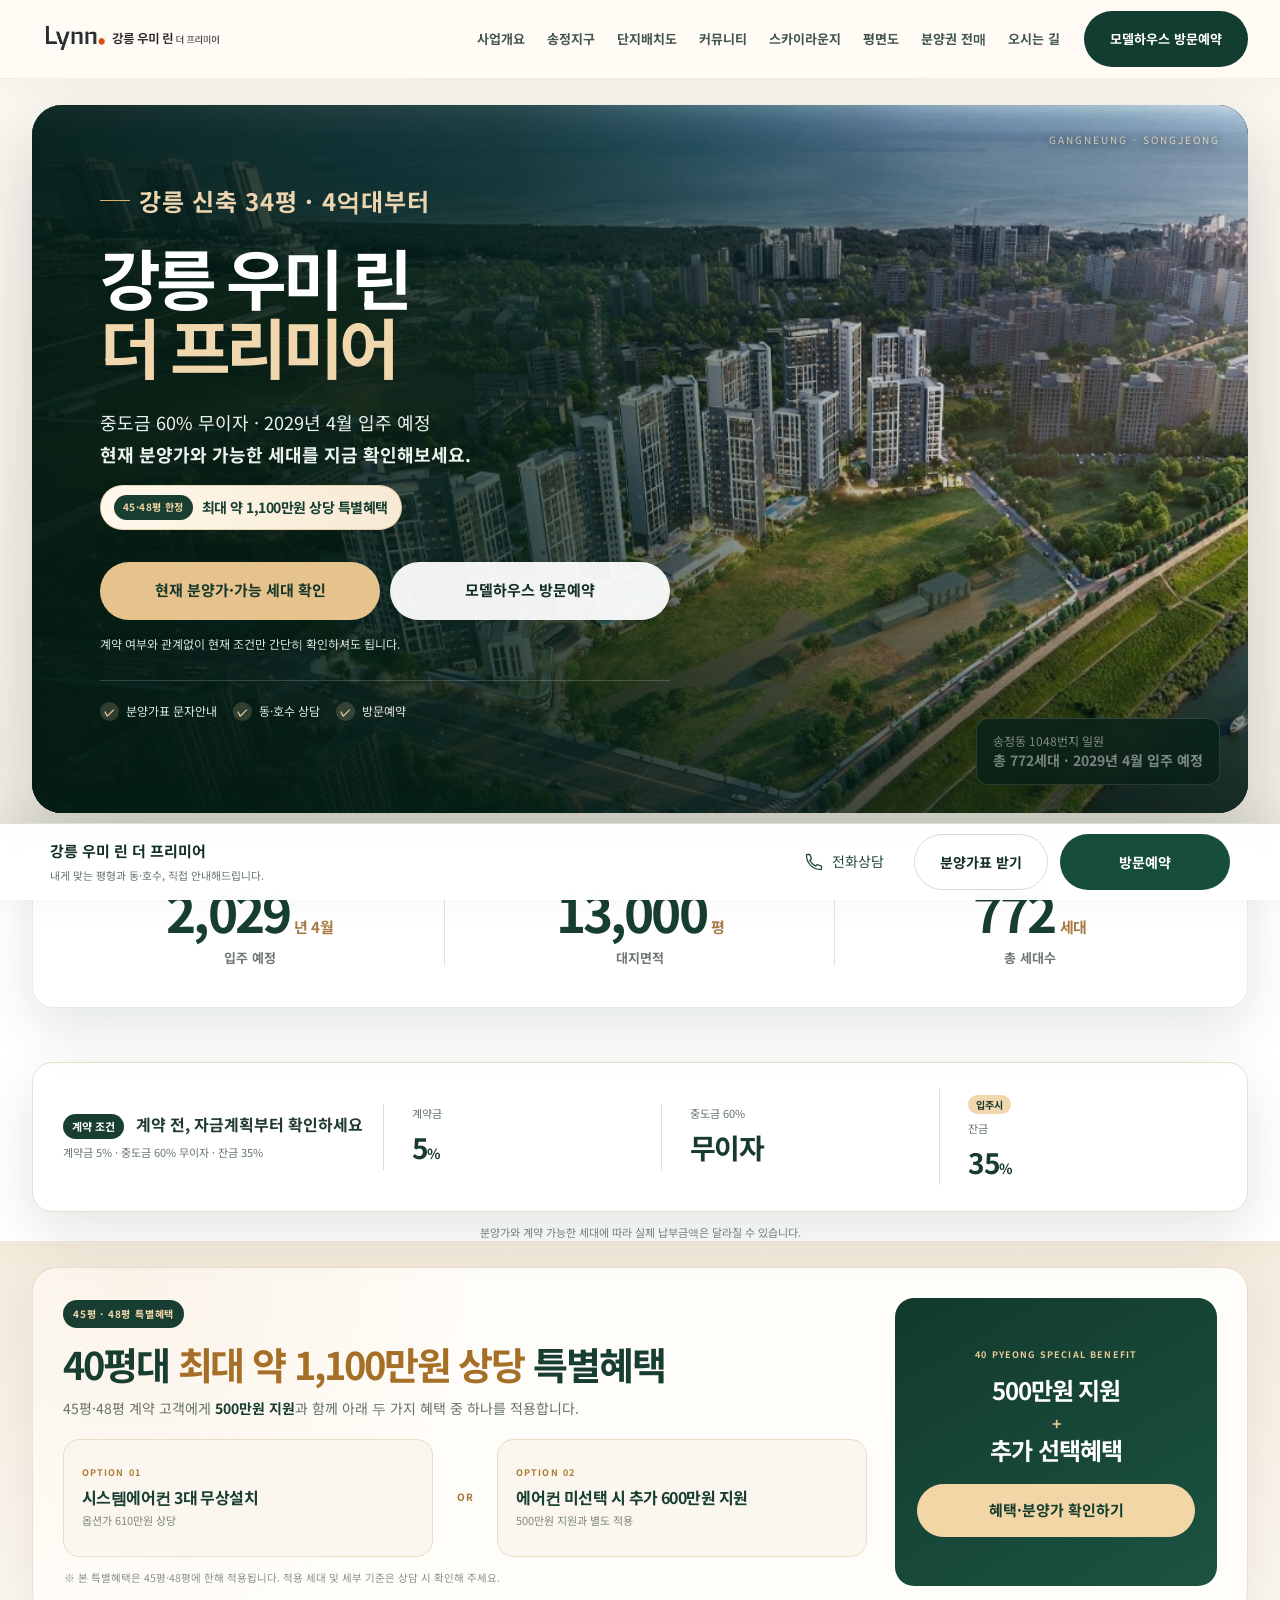
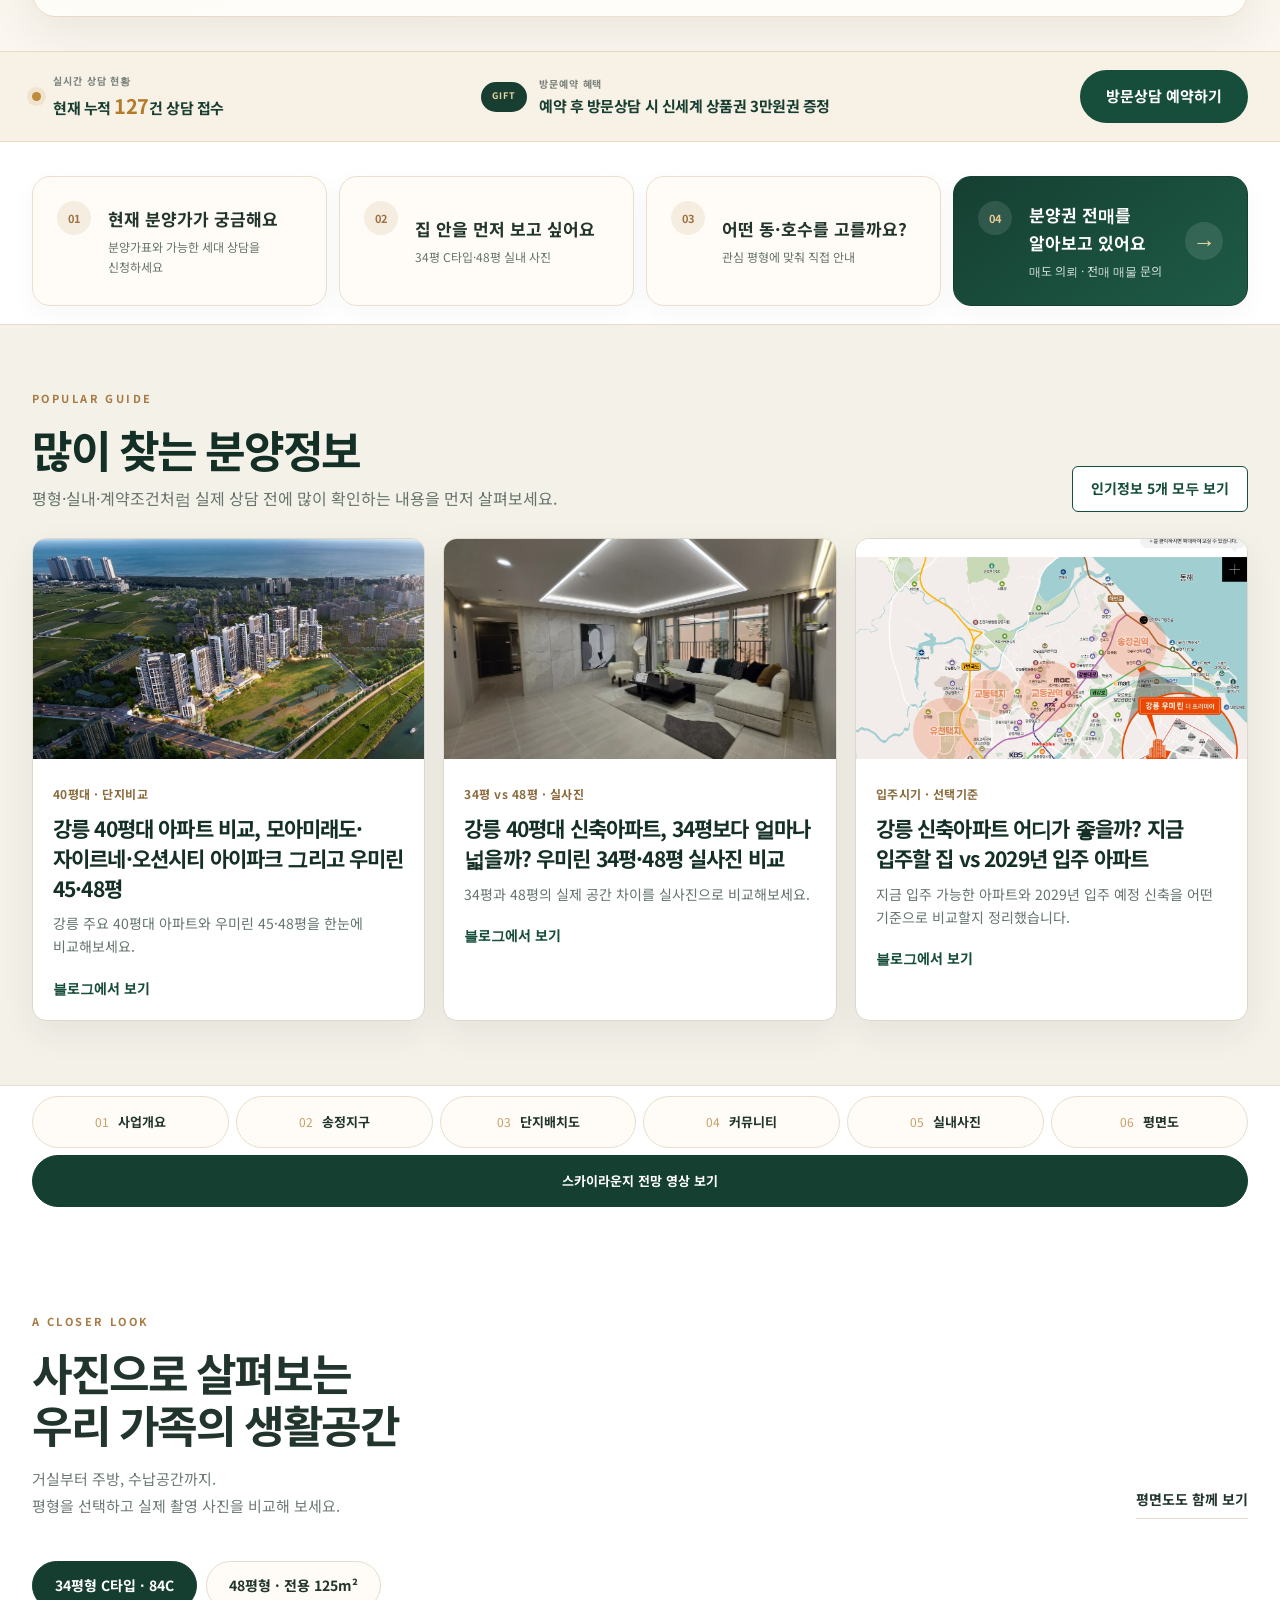
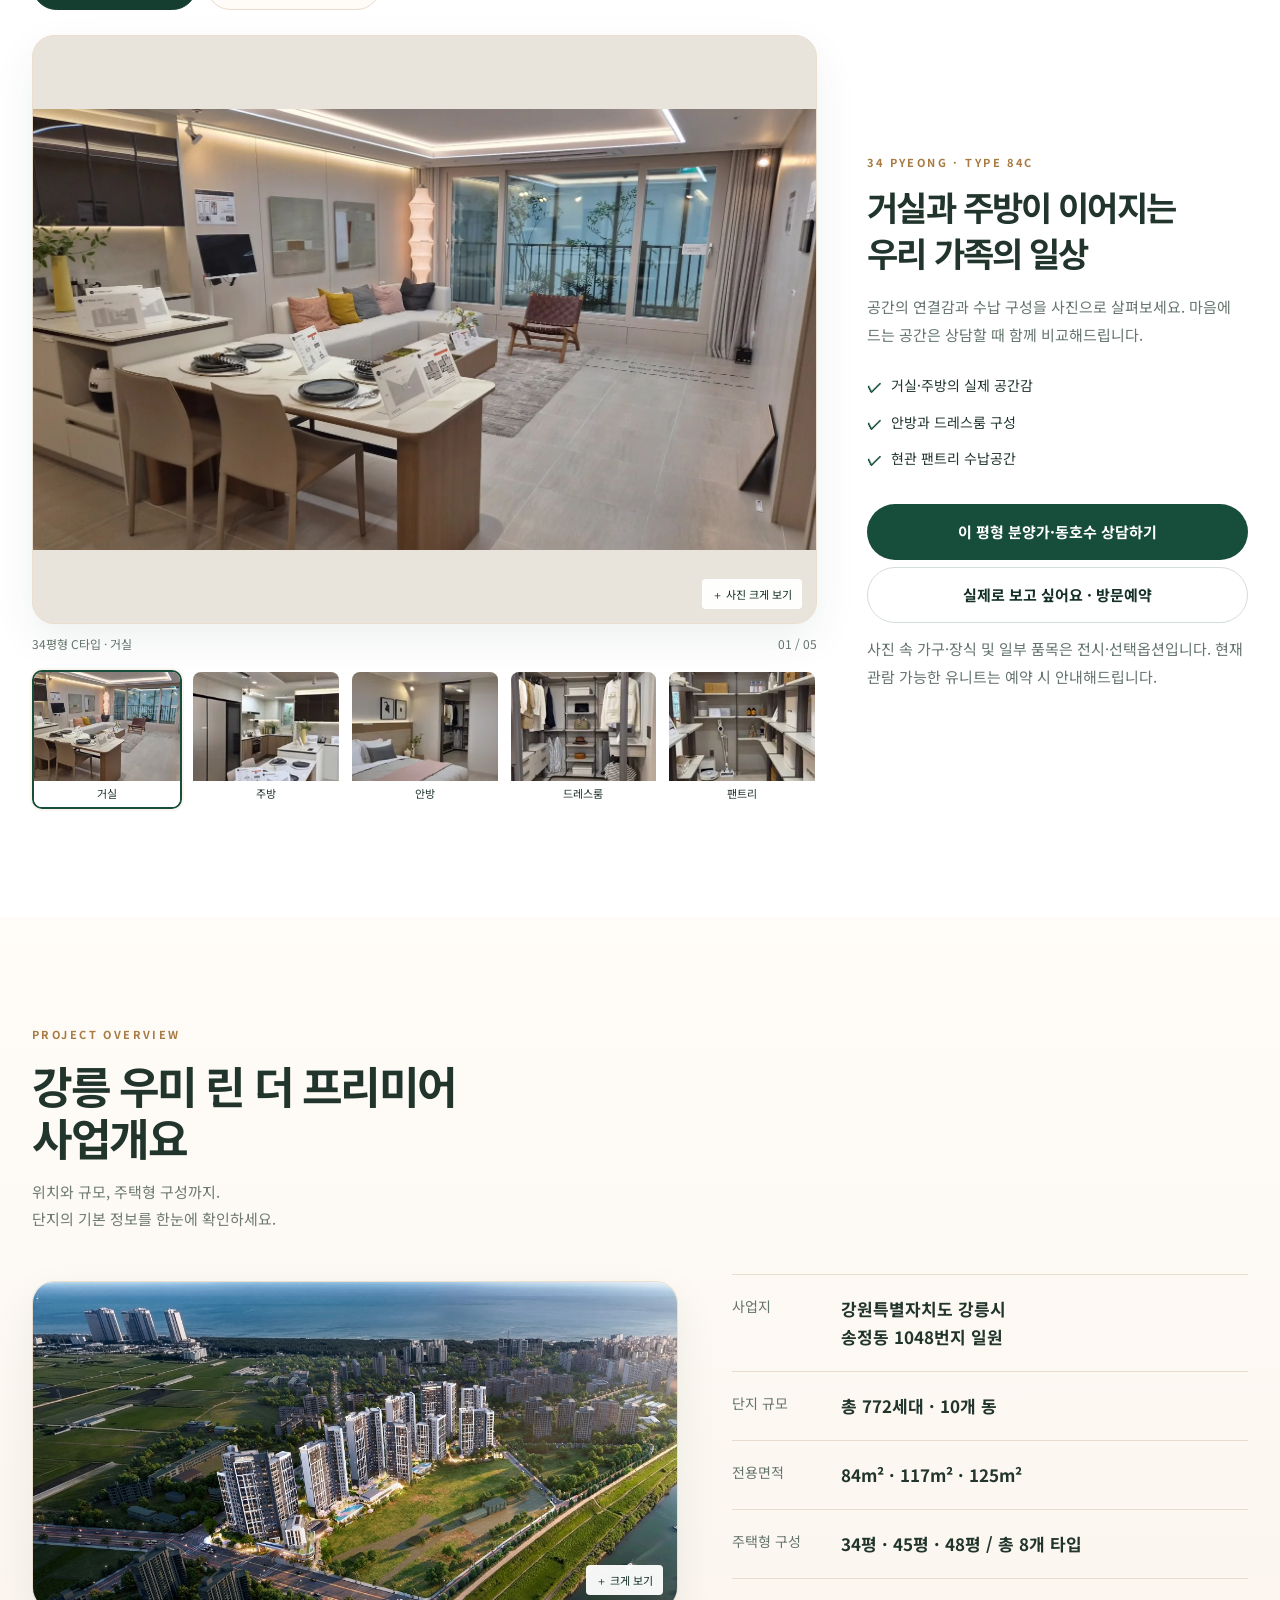
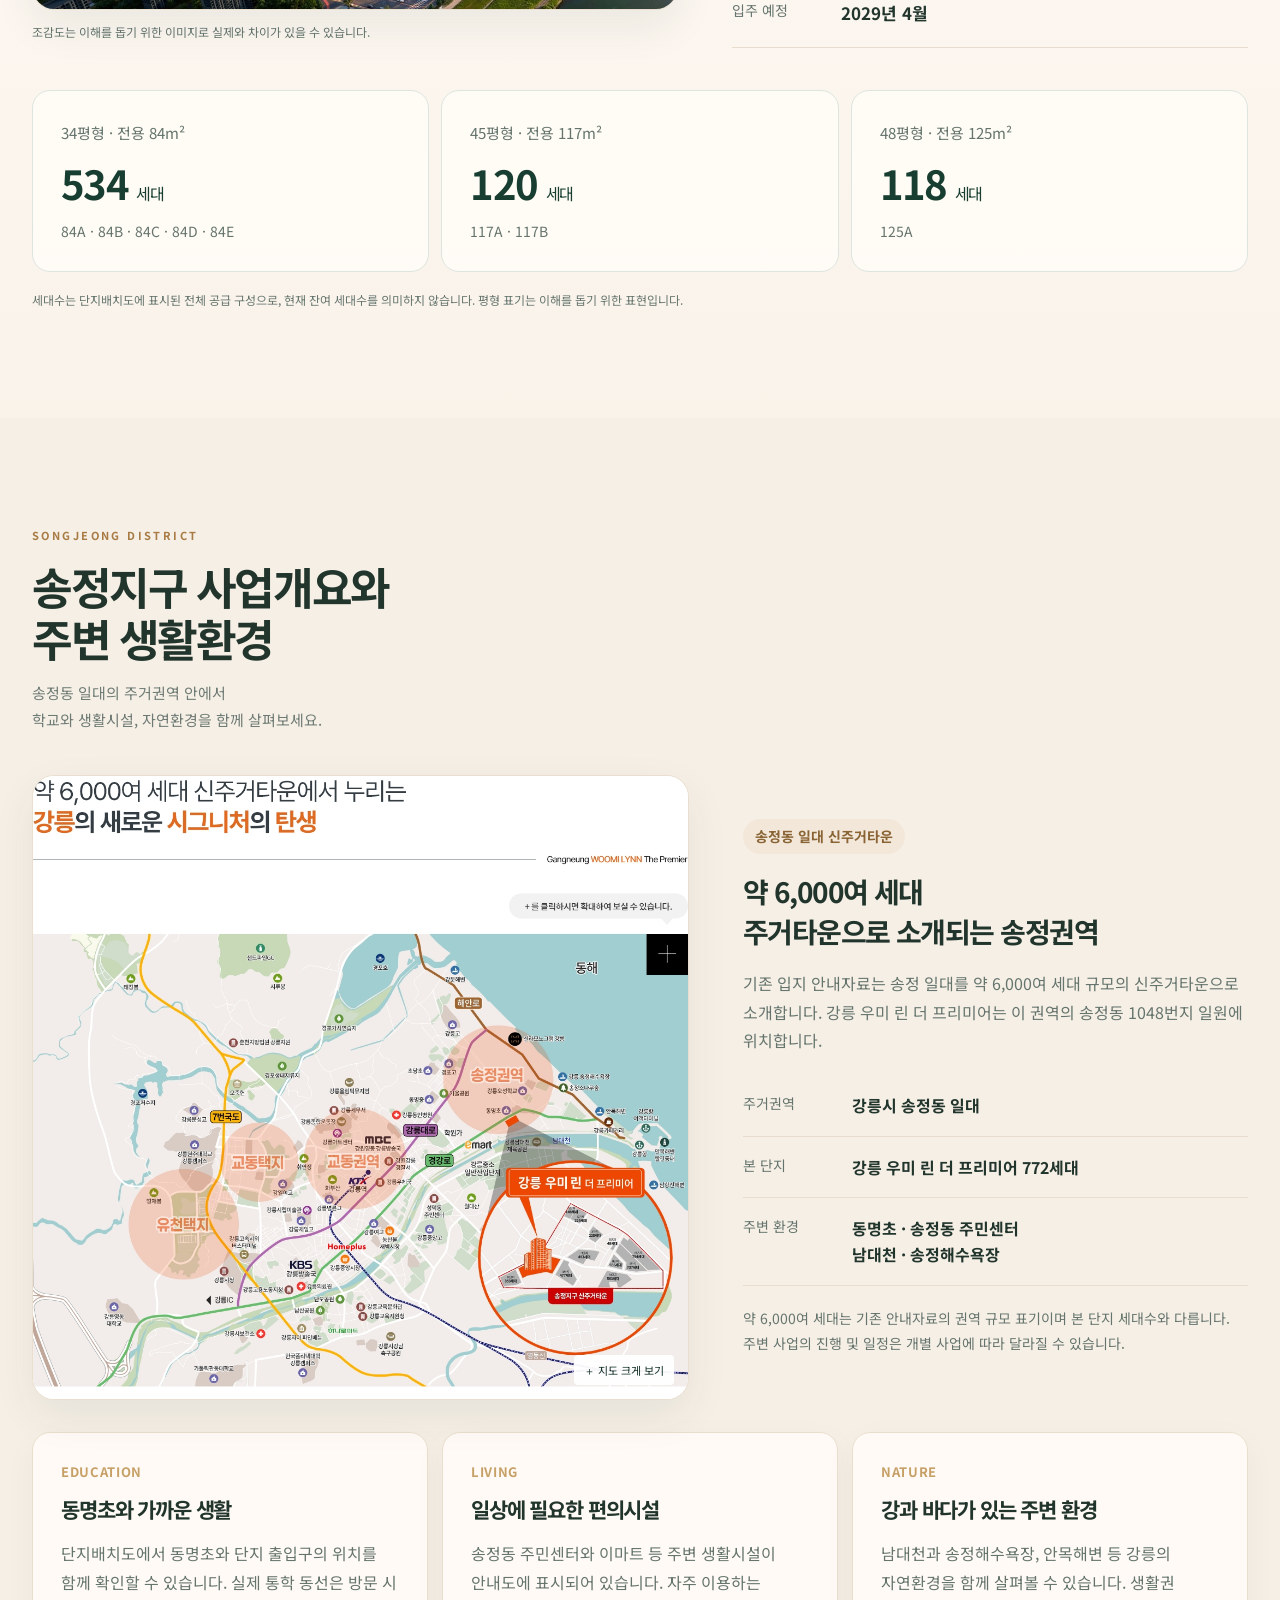
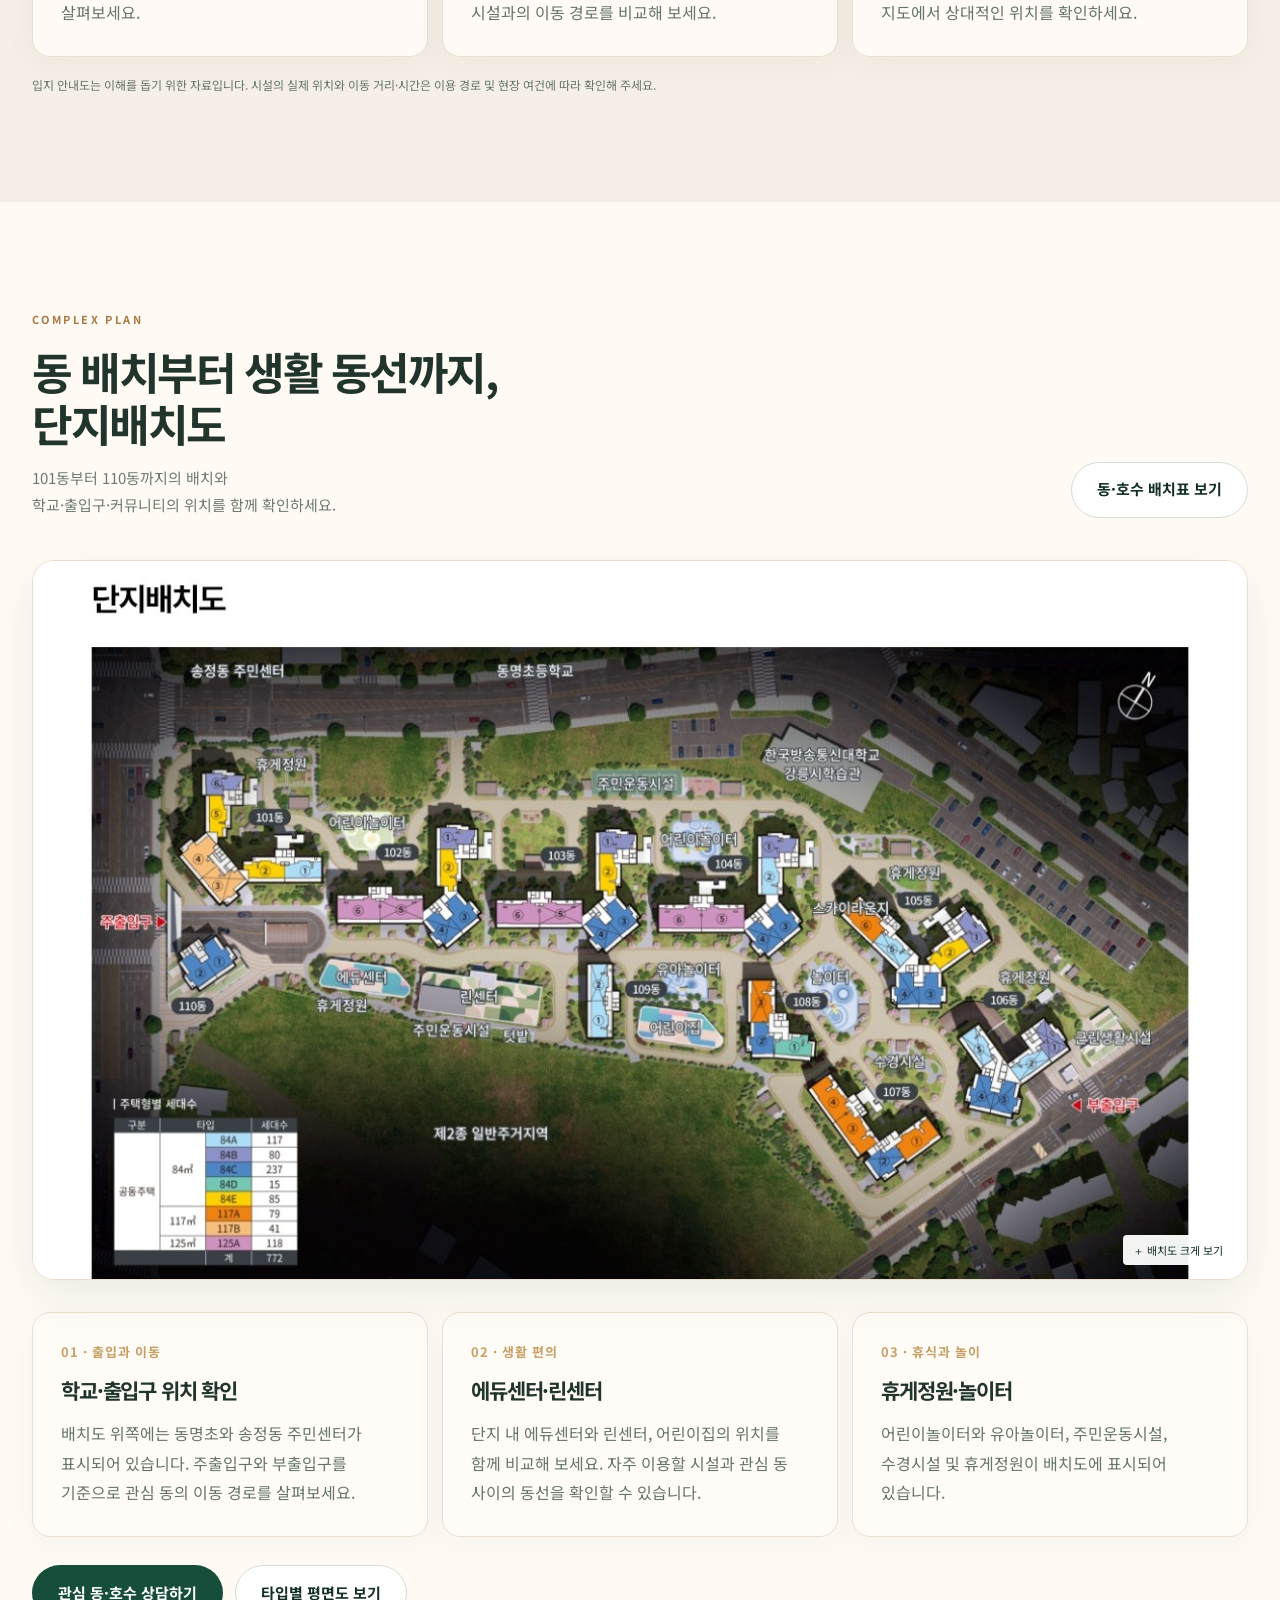
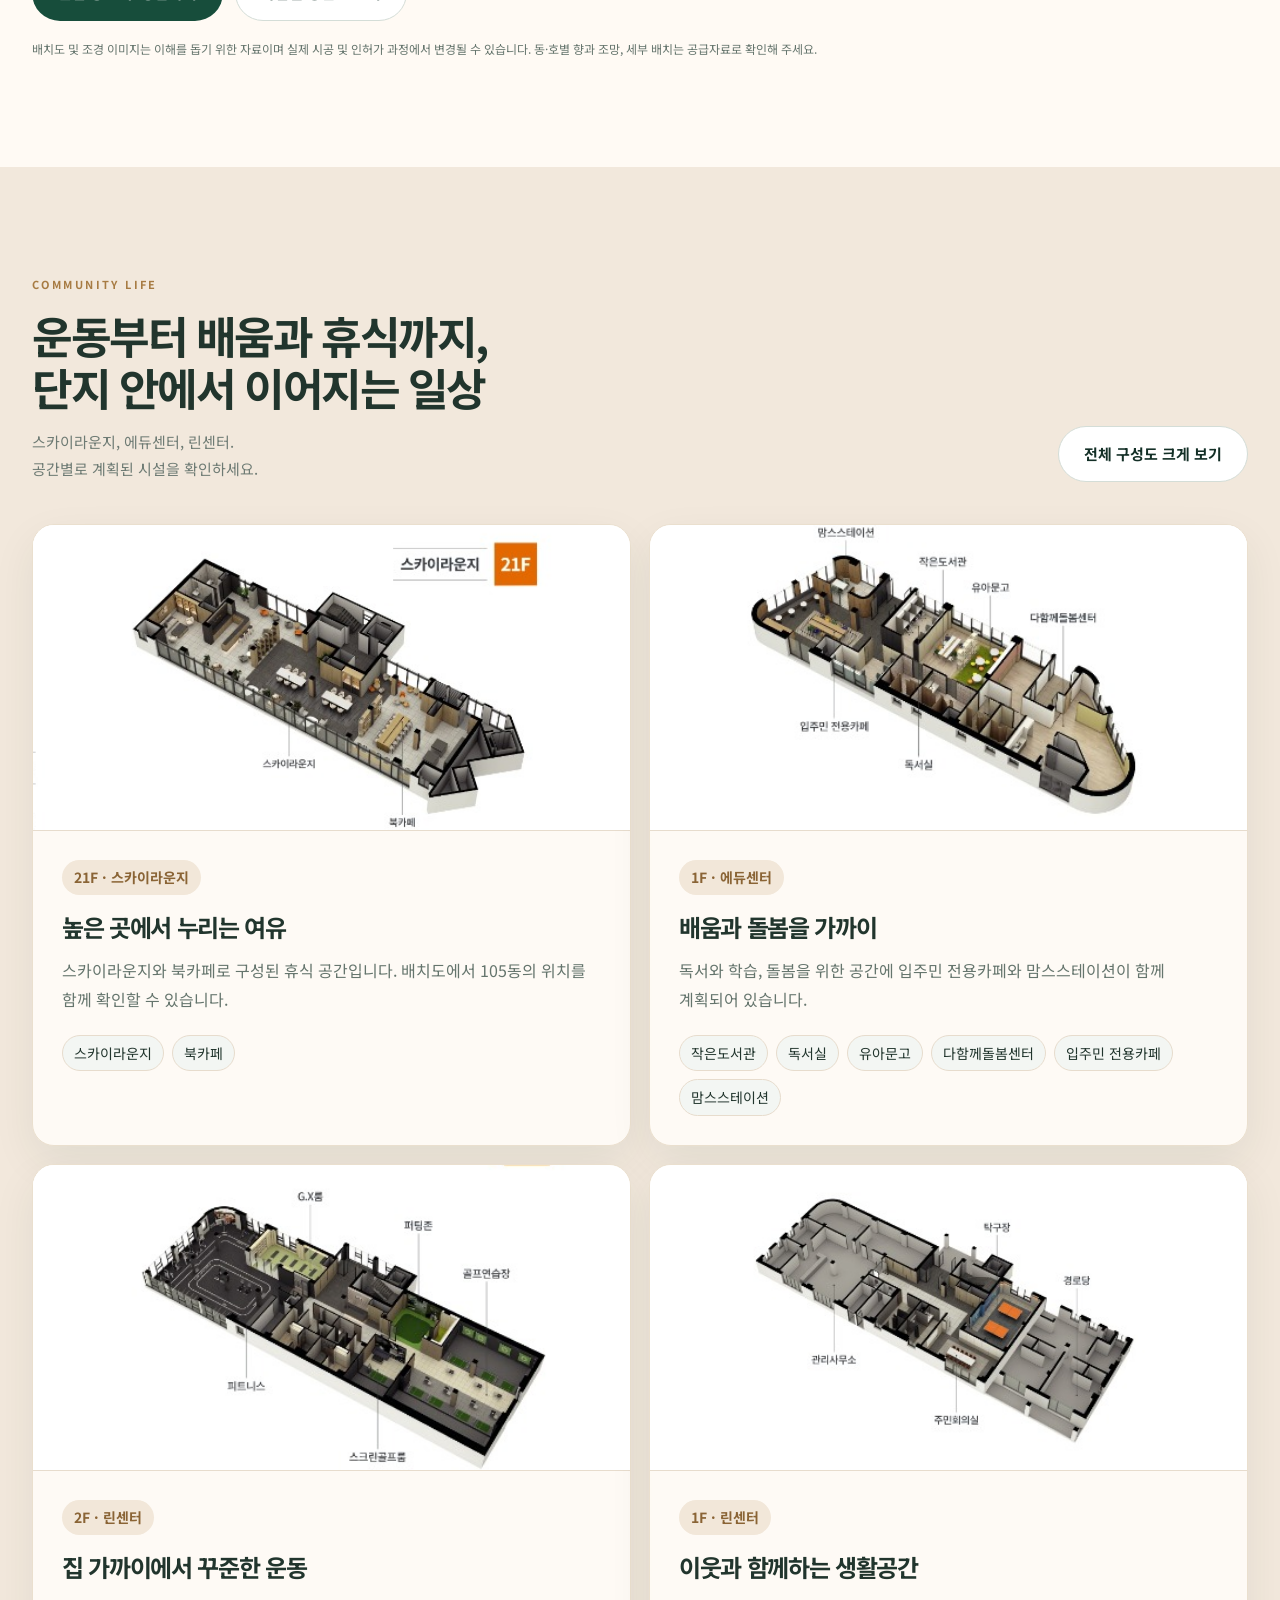
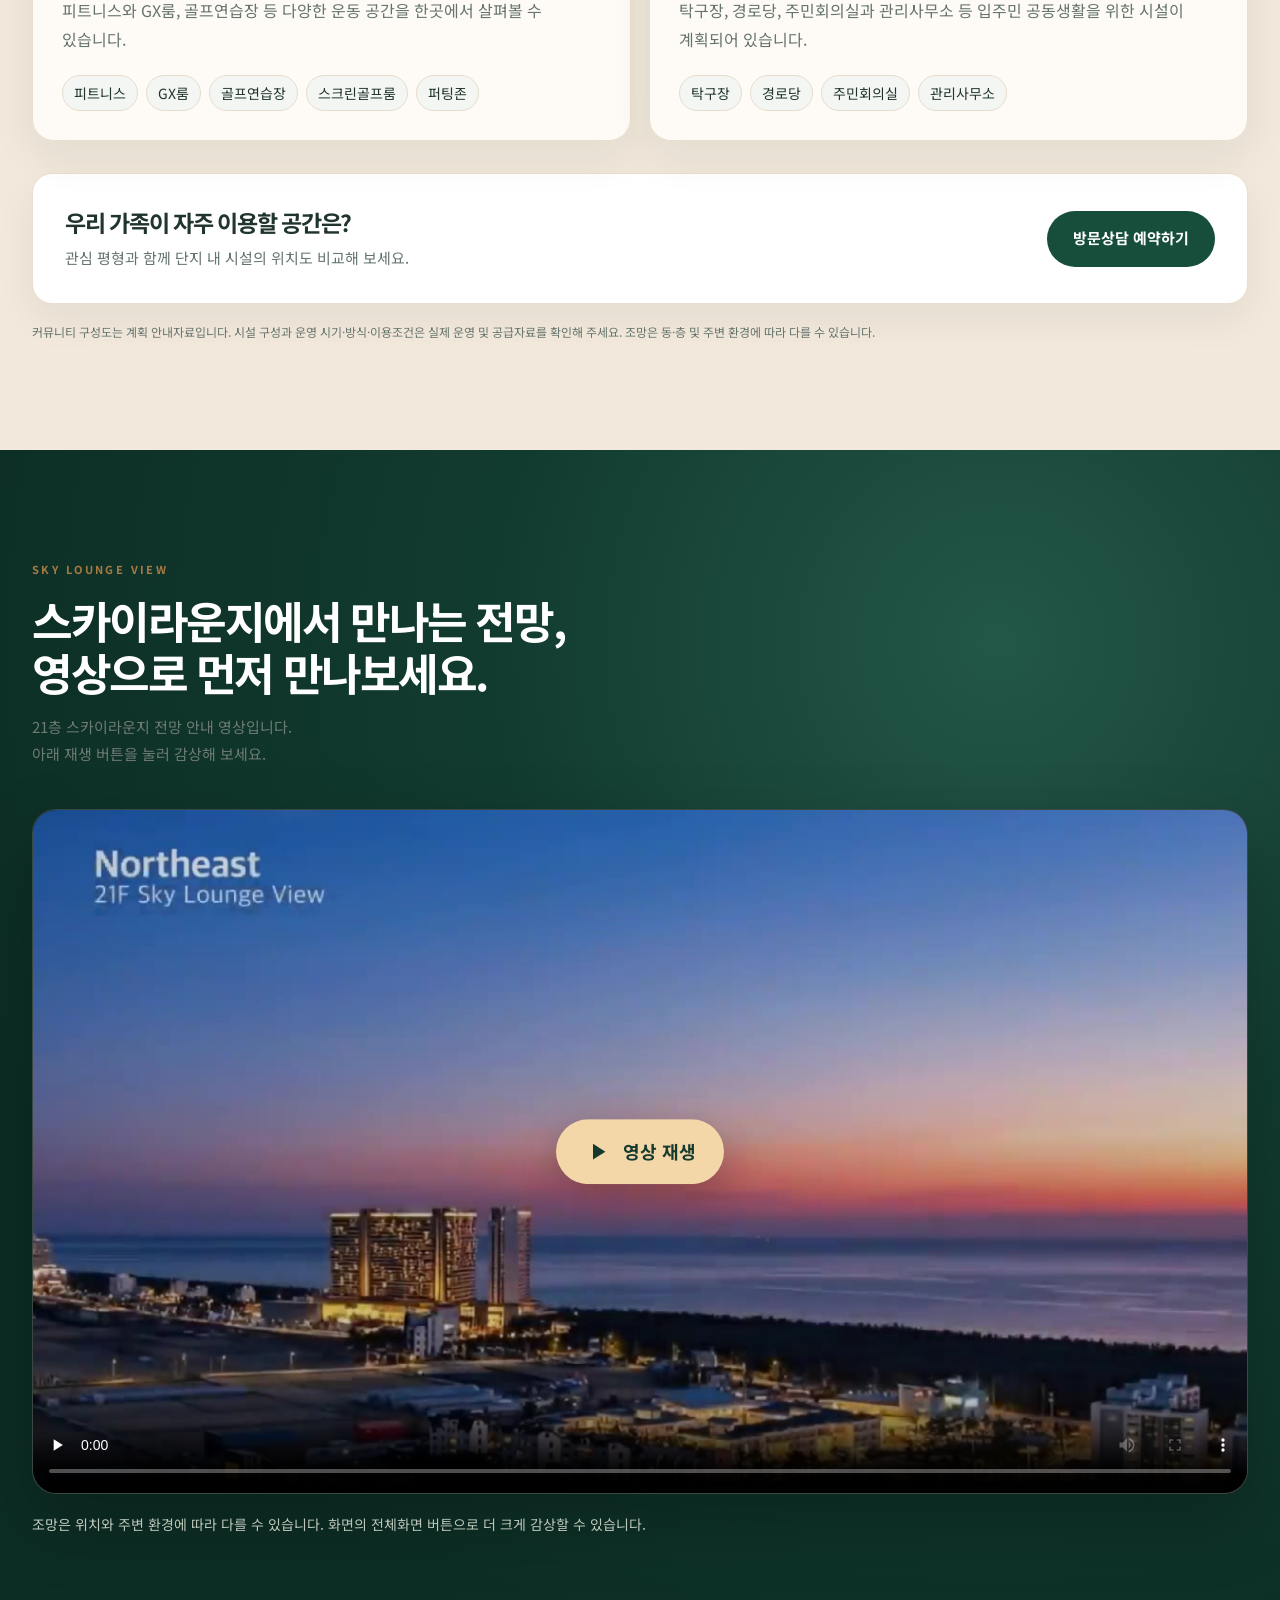
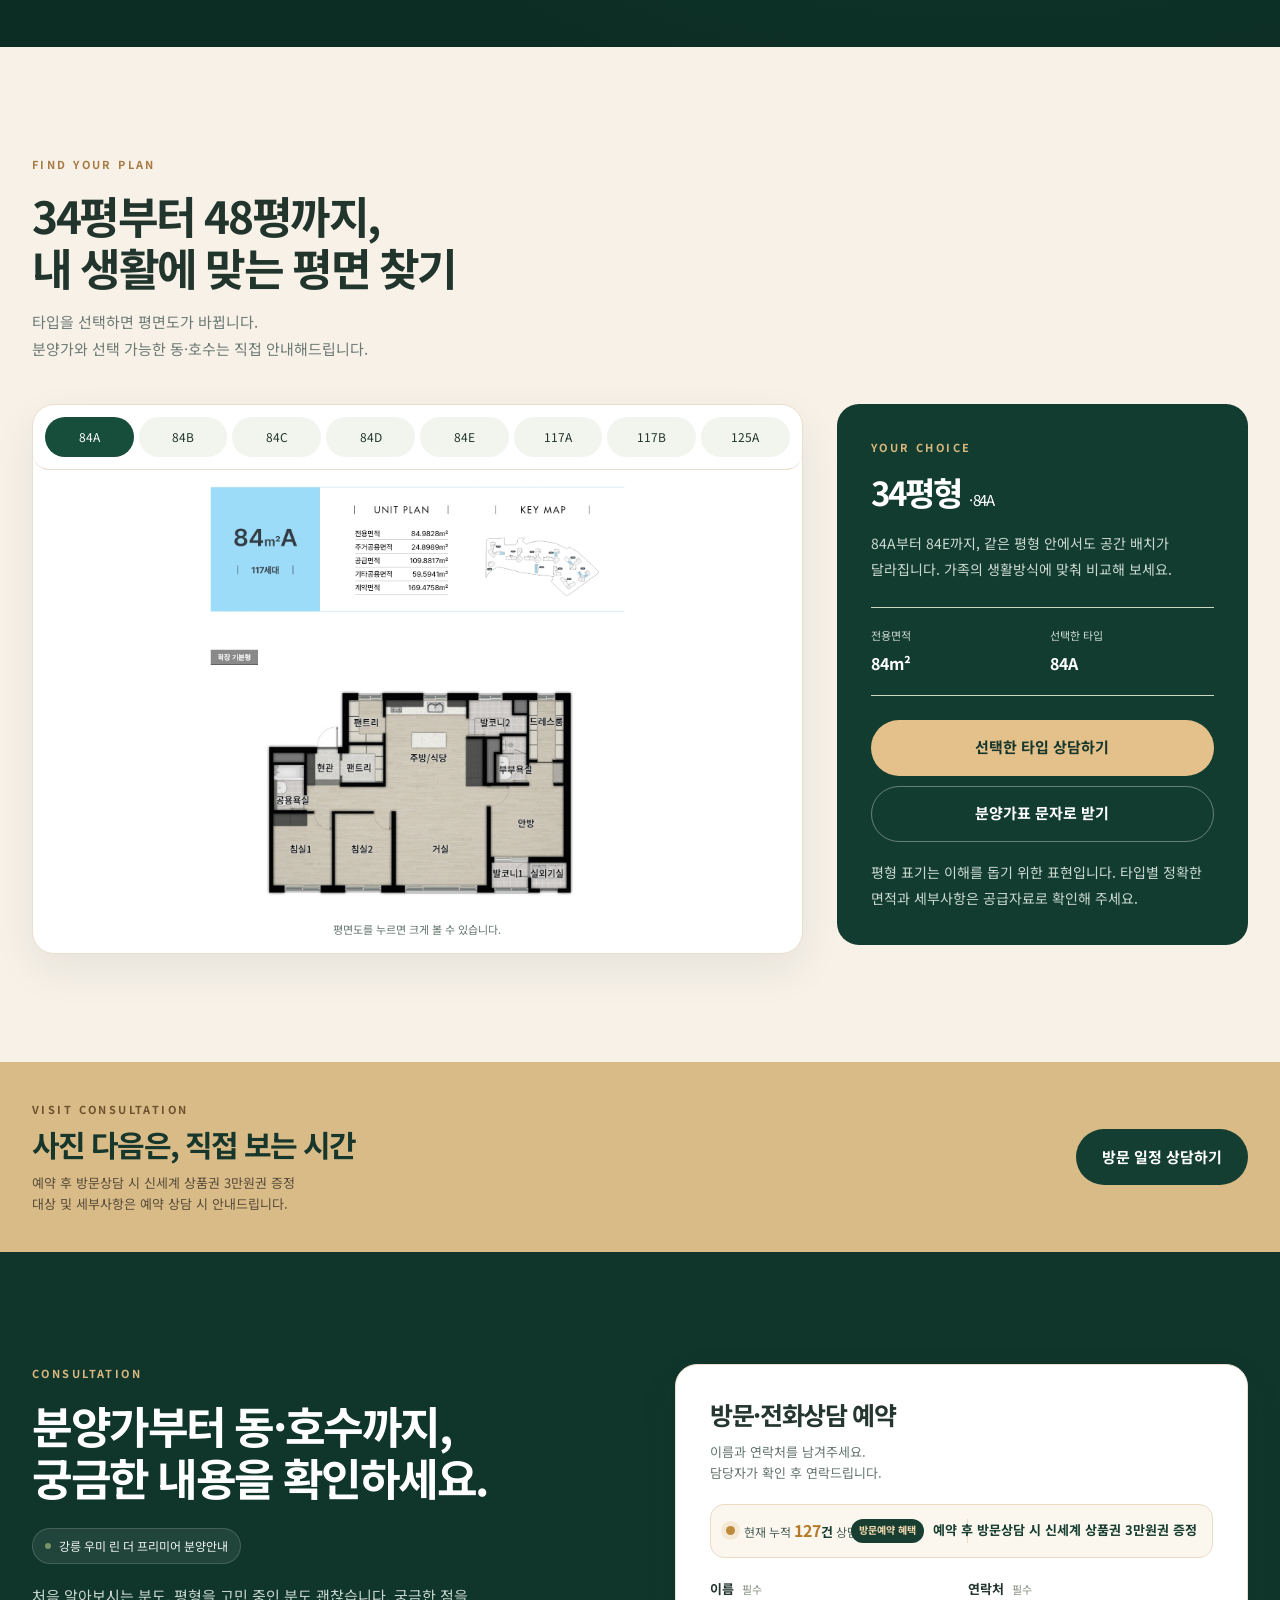
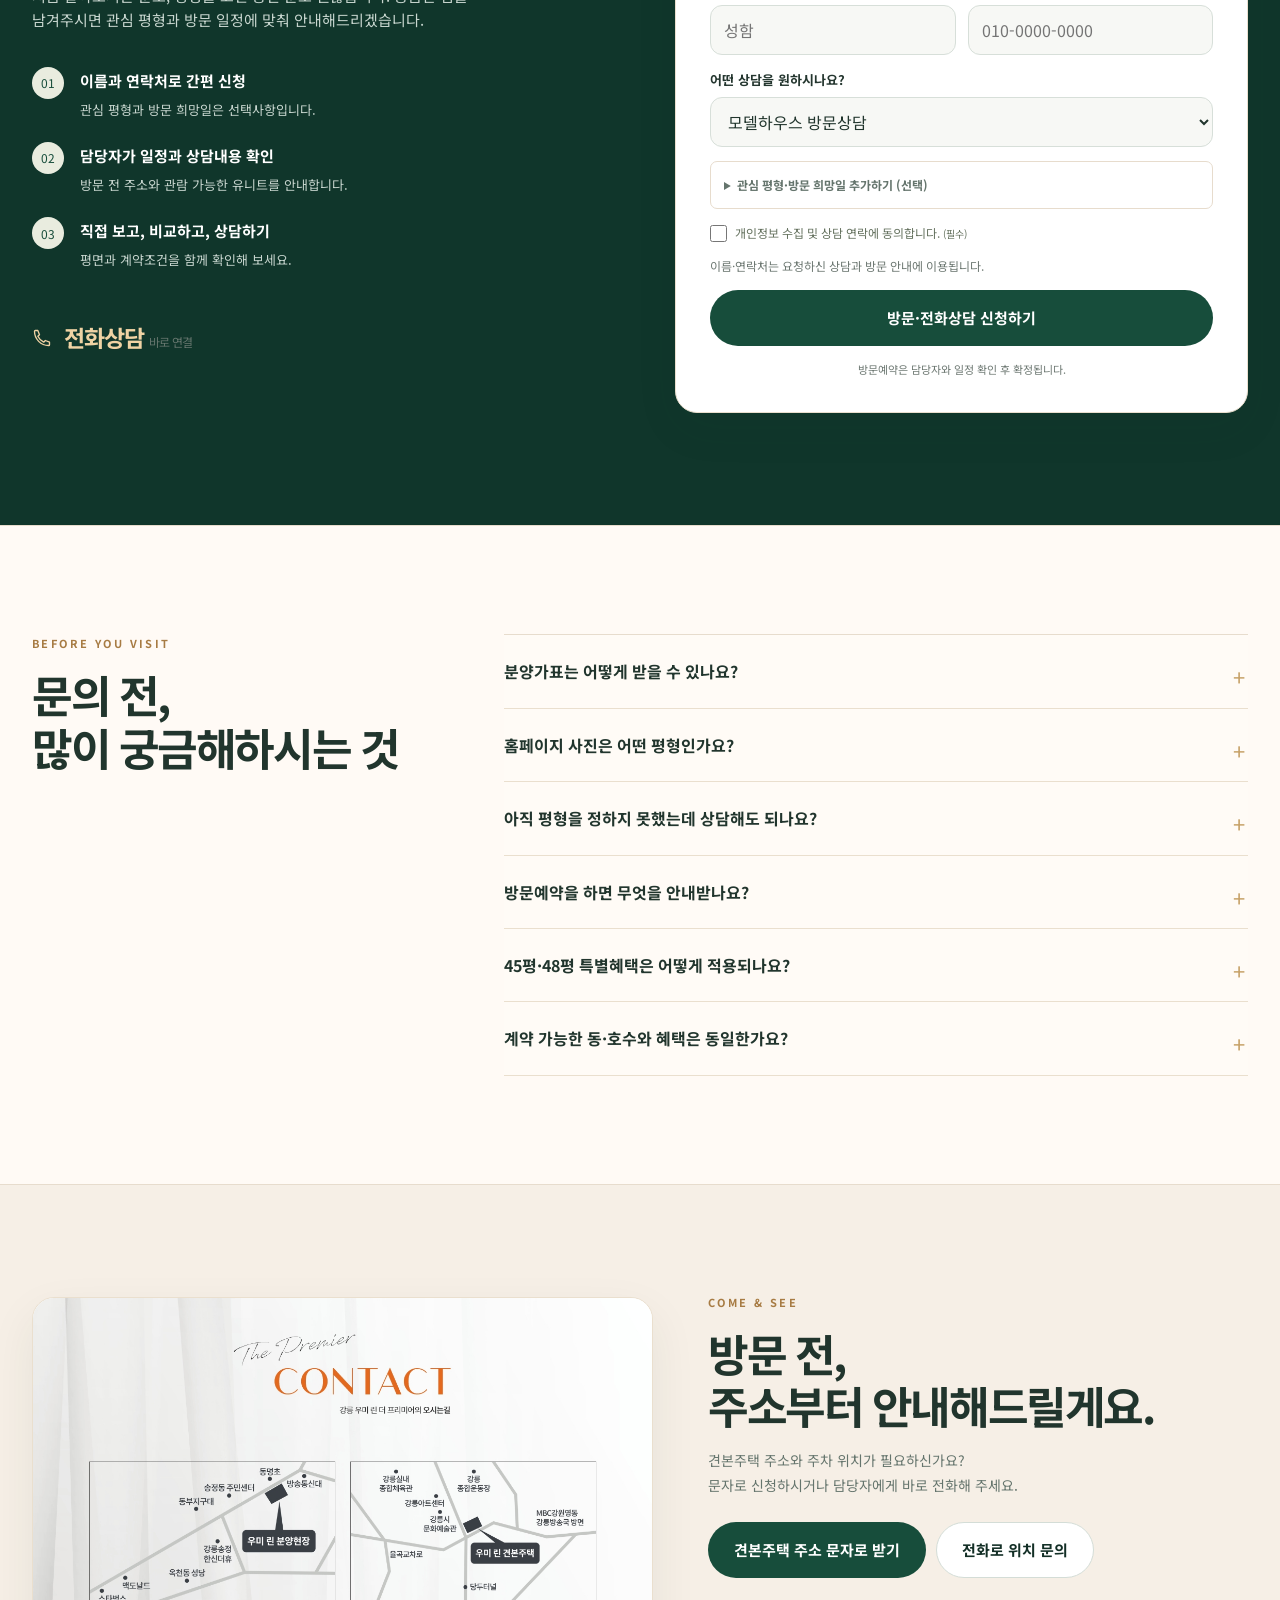
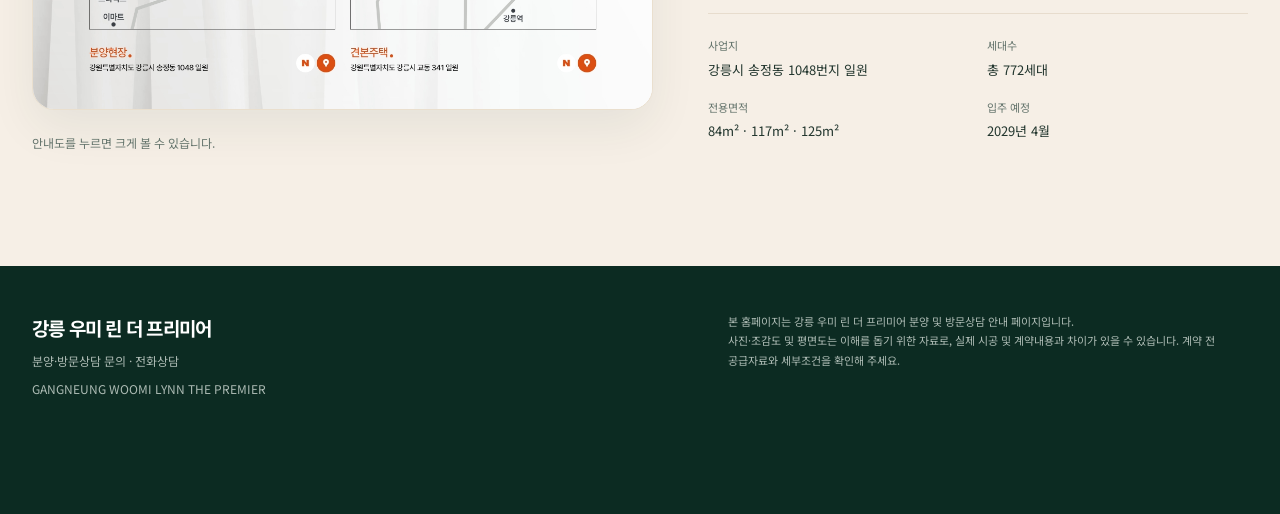
<file: bc/index.html>
<!doctype html>
<html lang="ko">
<head>
<meta charset="utf-8">
<meta name="viewport" content="width=device-width,initial-scale=1">
<meta name="robots" content="noindex,nofollow">
<title>강릉 우미 린 더 프리미어</title>
<script>
(function(){
  var target = '/?utm_source=bc_card&utm_medium=lms&utm_campaign=20260826_bc_lms';
  location.replace(target);
})();
</script>
</head>
<body>
<p>페이지로 이동 중입니다.</p>
</body>
</html>
</file>
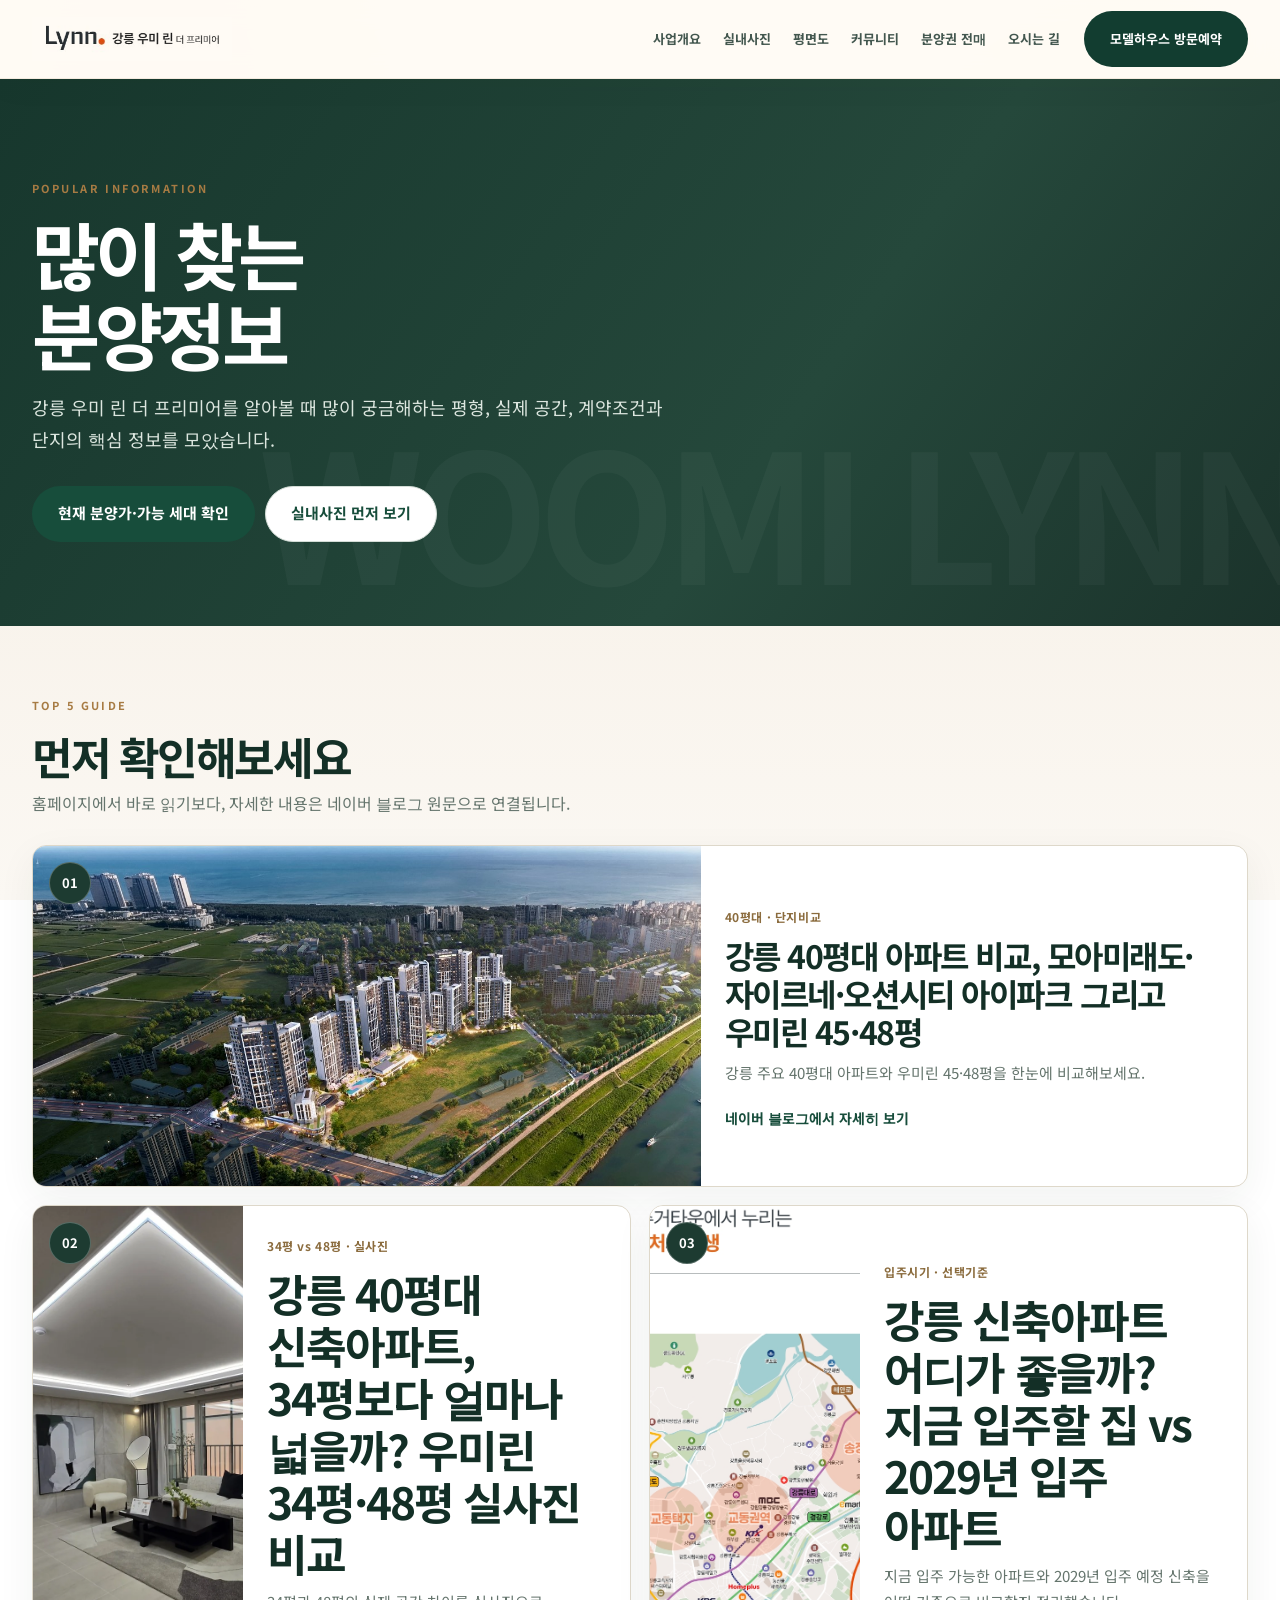
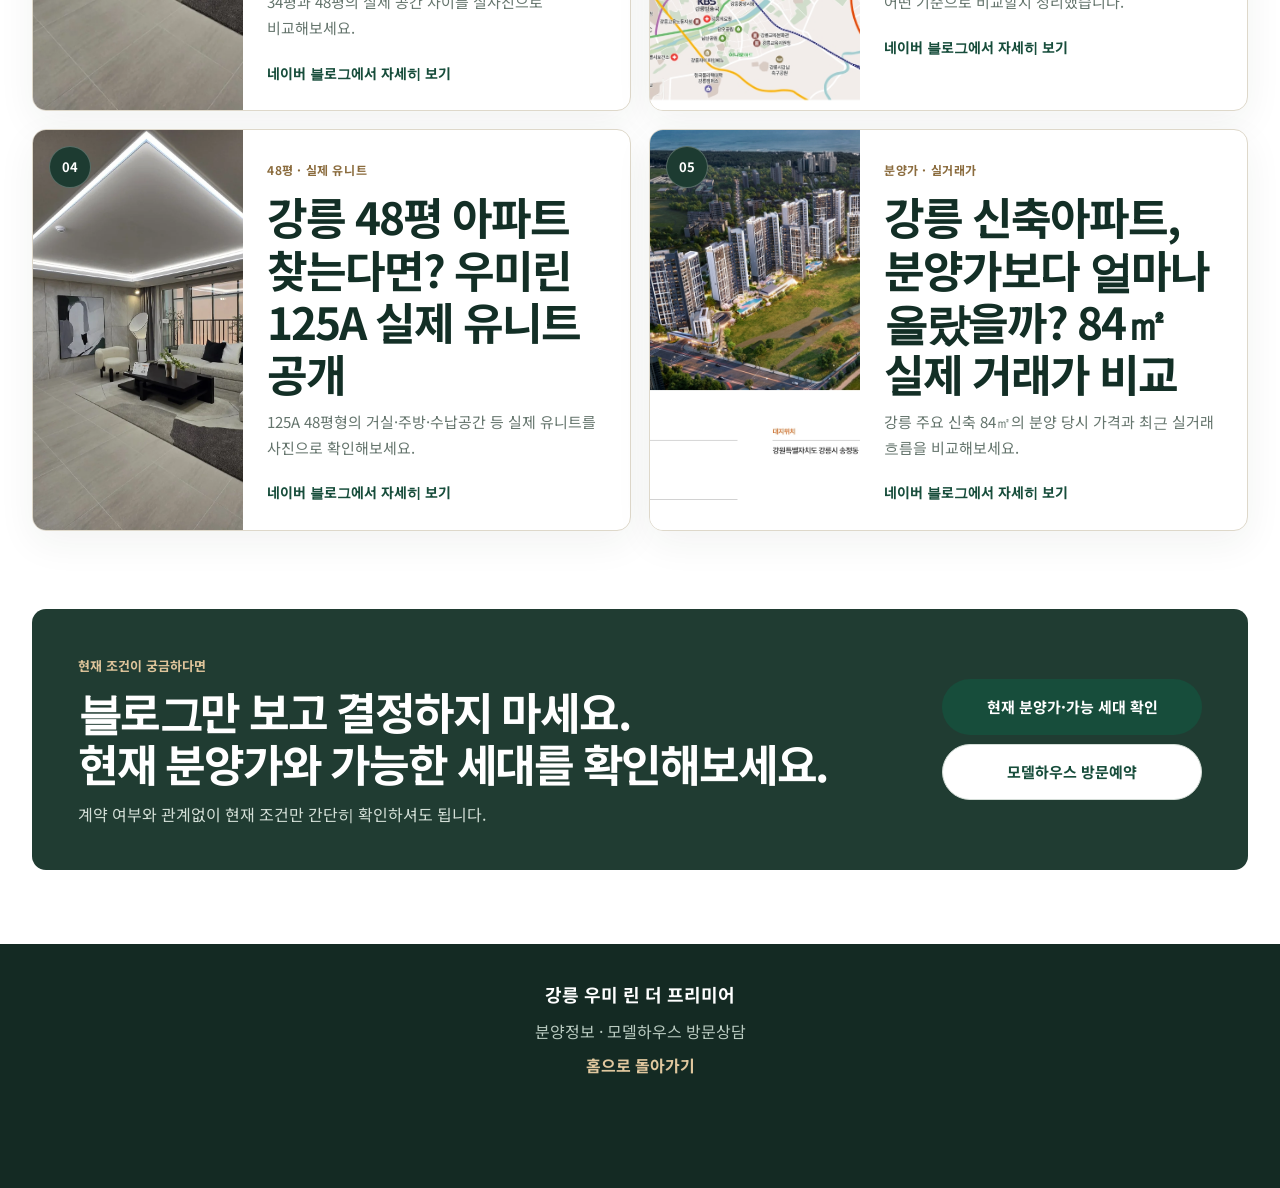
<file: news.html>
<!doctype html>
<html lang="ko">
<head>
  <meta charset="utf-8" />
  <meta name="viewport" content="width=device-width, initial-scale=1" />
  <title>인기 분양정보 | 강릉 우미 린 더 프리미어</title>
  <meta name="description" content="강릉 우미 린 더 프리미어 평형, 실제 유니트, 계약조건, 스카이라운지와 입지 관련 주요 정보를 한눈에 확인하세요." />
  <meta name="robots" content="index, follow" />
  <meta name="naver-site-verification" content="d8257354716d4d1b02c1b8264c0f7000cab0c3f9" />
  <meta name="google-site-verification" content="OiS3syWD2l7VtwxM-sgllimqyoxaJgLCojdzka6laME" />
  <link rel="canonical" href="https://gn-premier.com/news.html" />
  <link rel="shortcut icon" type="image/x-icon" href="https://gn-premier.com/favicon.ico" />
  <link rel="apple-touch-icon" sizes="180x180" href="/apple-touch-icon.png" />
  <meta property="og:locale" content="ko_KR" />
  <meta property="og:site_name" content="강릉 우미 린 더 프리미어" />
  <meta property="og:title" content="인기 분양정보 | 강릉 우미 린 더 프리미어" />
  <meta property="og:description" content="많이 찾는 평형·실내·계약 관련 정보를 한눈에 확인하세요." />
  <meta property="og:image" content="https://gn-premier.com/images/og-premier-link-20260924.jpg" />
  <meta property="og:url" content="https://gn-premier.com/news.html" />
  <meta property="og:type" content="website" />
  <meta name="theme-color" content="#213b32" />
  <script type="application/ld+json">{"@context":"https://schema.org","@type":"CollectionPage","name":"강릉 우미 린 더 프리미어 인기 분양정보","url":"https://gn-premier.com/news.html","description":"강릉 우미 린 더 프리미어 주요 분양정보와 블로그 글 모음","inLanguage":"ko-KR"}</script>
  <script async src="https://www.googletagmanager.com/gtag/js?id=G-JY8BHGY9N7"></script>
  <script>window.dataLayer=window.dataLayer||[];function gtag(){dataLayer.push(arguments);}gtag('js',new Date());gtag('config','G-JY8BHGY9N7');</script>
  <script type="text/javascript">(function(c,l,a,r,i,t,y){c[a]=c[a]||function(){(c[a].q=c[a].q||[]).push(arguments)};t=l.createElement(r);t.async=1;t.src="https://www.clarity.ms/tag/"+i;y=l.getElementsByTagName(r)[0];y.parentNode.insertBefore(t,y);})(window,document,"clarity","script","xl435psnof");</script>
  <link rel="stylesheet" href="css/renewal.css?v=20260919-r5-skylounge">
  <link rel="stylesheet" href="css/julia-premium.css?v=20261022-popular-info">
  <link rel="stylesheet" href="css/news.css?v=20261022-modern">
</head>
<body class="julia-premium modern-news">
<a class="skip-link" href="#main">본문으로 바로가기</a>
<header class="site-header"><div class="wrap header-inner">
  <a class="brand" href="index.html#top" aria-label="강릉 우미 린 더 프리미어 메인으로"><img src="images/logo.jpg" width="375" height="81" alt="우미 린"><span class="brand-copy"><strong>강릉 우미 린 더 프리미어</strong><small>GANGNEUNG · THE PREMIER</small></span></a>
  <nav class="desktop-nav" aria-label="주요 메뉴"><a href="index.html#overview">사업개요</a><a href="index.html#interior">실내사진</a><a href="index.html#floor">평면도</a><a href="index.html#community">커뮤니티</a><a href="transfer.html">분양권 전매</a><a href="index.html#contact-map">오시는 길</a></nav>
  <div class="header-cta"><a class="btn btn-primary btn-small" href="index.html#reservation">모델하우스 방문예약</a></div>
</div></header>

<main id="main" class="news-modern-main">
  <section class="news-modern-hero"><div class="wrap">
    <span class="eyebrow">POPULAR INFORMATION</span>
    <h1>많이 찾는<br>분양정보</h1>
    <p>강릉 우미 린 더 프리미어를 알아볼 때 많이 궁금해하는 평형, 실제 공간, 계약조건과 단지의 핵심 정보를 모았습니다.</p>
    <div class="news-modern-actions"><a class="btn btn-primary" href="index.html#reservation">현재 분양가·가능 세대 확인</a><a class="btn btn-light" href="index.html#interior">실내사진 먼저 보기</a></div>
  </div></section>

  <section class="news-modern-section"><div class="wrap">
    <div class="news-modern-head"><div><span class="eyebrow">TOP 5 GUIDE</span><h2>먼저 확인해보세요</h2><p>홈페이지에서 바로 읽기보다, 자세한 내용은 네이버 블로그 원문으로 연결됩니다.</p></div></div>
    <div class="news-modern-list">
      <article class="news-modern-card featured"><a href="https://blog.naver.com/nseil83/224388484006" target="_blank" rel="noopener"><div class="news-modern-image"><img src="images/hero-aerial.jpg" alt="강릉 우미 린 더 프리미어 단지 조감도" loading="lazy"><span>01</span></div><div class="news-modern-copy"><small>40평대 · 단지비교</small><h2>강릉 40평대 아파트 비교, 모아미래도·자이르네·오션시티 아이파크 그리고 우미린 45·48평</h2><p>강릉 주요 40평대 아파트와 우미린 45·48평을 한눈에 비교해보세요.</p><em>네이버 블로그에서 자세히 보기</em></div></a></article>
      <article class="news-modern-card"><a href="https://blog.naver.com/nseil83/224424582203" target="_blank" rel="noopener"><div class="news-modern-image"><img src="images/interiors/125-living.webp" alt="강릉 우미 린 더 프리미어 48평형 실제 거실" loading="lazy"><span>02</span></div><div class="news-modern-copy"><small>34평 vs 48평 · 실사진</small><h2>강릉 40평대 신축아파트, 34평보다 얼마나 넓을까? 우미린 34평·48평 실사진 비교</h2><p>34평과 48평의 실제 공간 차이를 실사진으로 비교해보세요.</p><em>네이버 블로그에서 자세히 보기</em></div></a></article>
      <article class="news-modern-card"><a href="https://blog.naver.com/nseil83/224415177404" target="_blank" rel="noopener"><div class="news-modern-image"><img src="images/location.jpg" alt="강릉 우미 린 더 프리미어 입지" loading="lazy"><span>03</span></div><div class="news-modern-copy"><small>입주시기 · 선택기준</small><h2>강릉 신축아파트 어디가 좋을까? 지금 입주할 집 vs 2029년 입주 아파트</h2><p>지금 입주 가능한 아파트와 2029년 입주 예정 신축을 어떤 기준으로 비교할지 정리했습니다.</p><em>네이버 블로그에서 자세히 보기</em></div></a></article>
      <article class="news-modern-card"><a href="https://blog.naver.com/nseil83/224421919731" target="_blank" rel="noopener"><div class="news-modern-image"><img src="images/interiors/125-living.webp" alt="강릉 우미 린 더 프리미어 125A 48평형 실제 거실" loading="lazy"><span>04</span></div><div class="news-modern-copy"><small>48평 · 실제 유니트</small><h2>강릉 48평 아파트 찾는다면? 우미린 125A 실제 유니트 공개</h2><p>125A 48평형의 거실·주방·수납공간 등 실제 유니트를 사진으로 확인해보세요.</p><em>네이버 블로그에서 자세히 보기</em></div></a></article>
      <article class="news-modern-card"><a href="https://blog.naver.com/nseil83/224444536451" target="_blank" rel="noopener"><div class="news-modern-image"><img src="images/overview.jpg" alt="강릉 신축아파트 분양가와 실거래가 비교" loading="lazy"><span>05</span></div><div class="news-modern-copy"><small>분양가 · 실거래가</small><h2>강릉 신축아파트, 분양가보다 얼마나 올랐을까? 84㎡ 실제 거래가 비교</h2><p>강릉 주요 신축 84㎡의 분양 당시 가격과 최근 실거래 흐름을 비교해보세요.</p><em>네이버 블로그에서 자세히 보기</em></div></a></article>
    </div>
  </div></section>

  <section class="news-modern-cta"><div class="wrap"><div><span>현재 조건이 궁금하다면</span><h2>블로그만 보고 결정하지 마세요.<br>현재 분양가와 가능한 세대를 확인해보세요.</h2><p>계약 여부와 관계없이 현재 조건만 간단히 확인하셔도 됩니다.</p></div><div class="news-modern-cta-actions"><a class="btn btn-primary" href="index.html#reservation">현재 분양가·가능 세대 확인</a><a class="btn btn-light" href="index.html#reservation">모델하우스 방문예약</a></div></div></section>
</main>

<footer class="news-modern-footer"><div class="wrap"><strong>강릉 우미 린 더 프리미어</strong><p>분양정보 · 모델하우스 방문상담</p><a href="index.html">홈으로 돌아가기</a></div></footer>
<script src="js/news.js"></script>
</body>
</html>
</file>
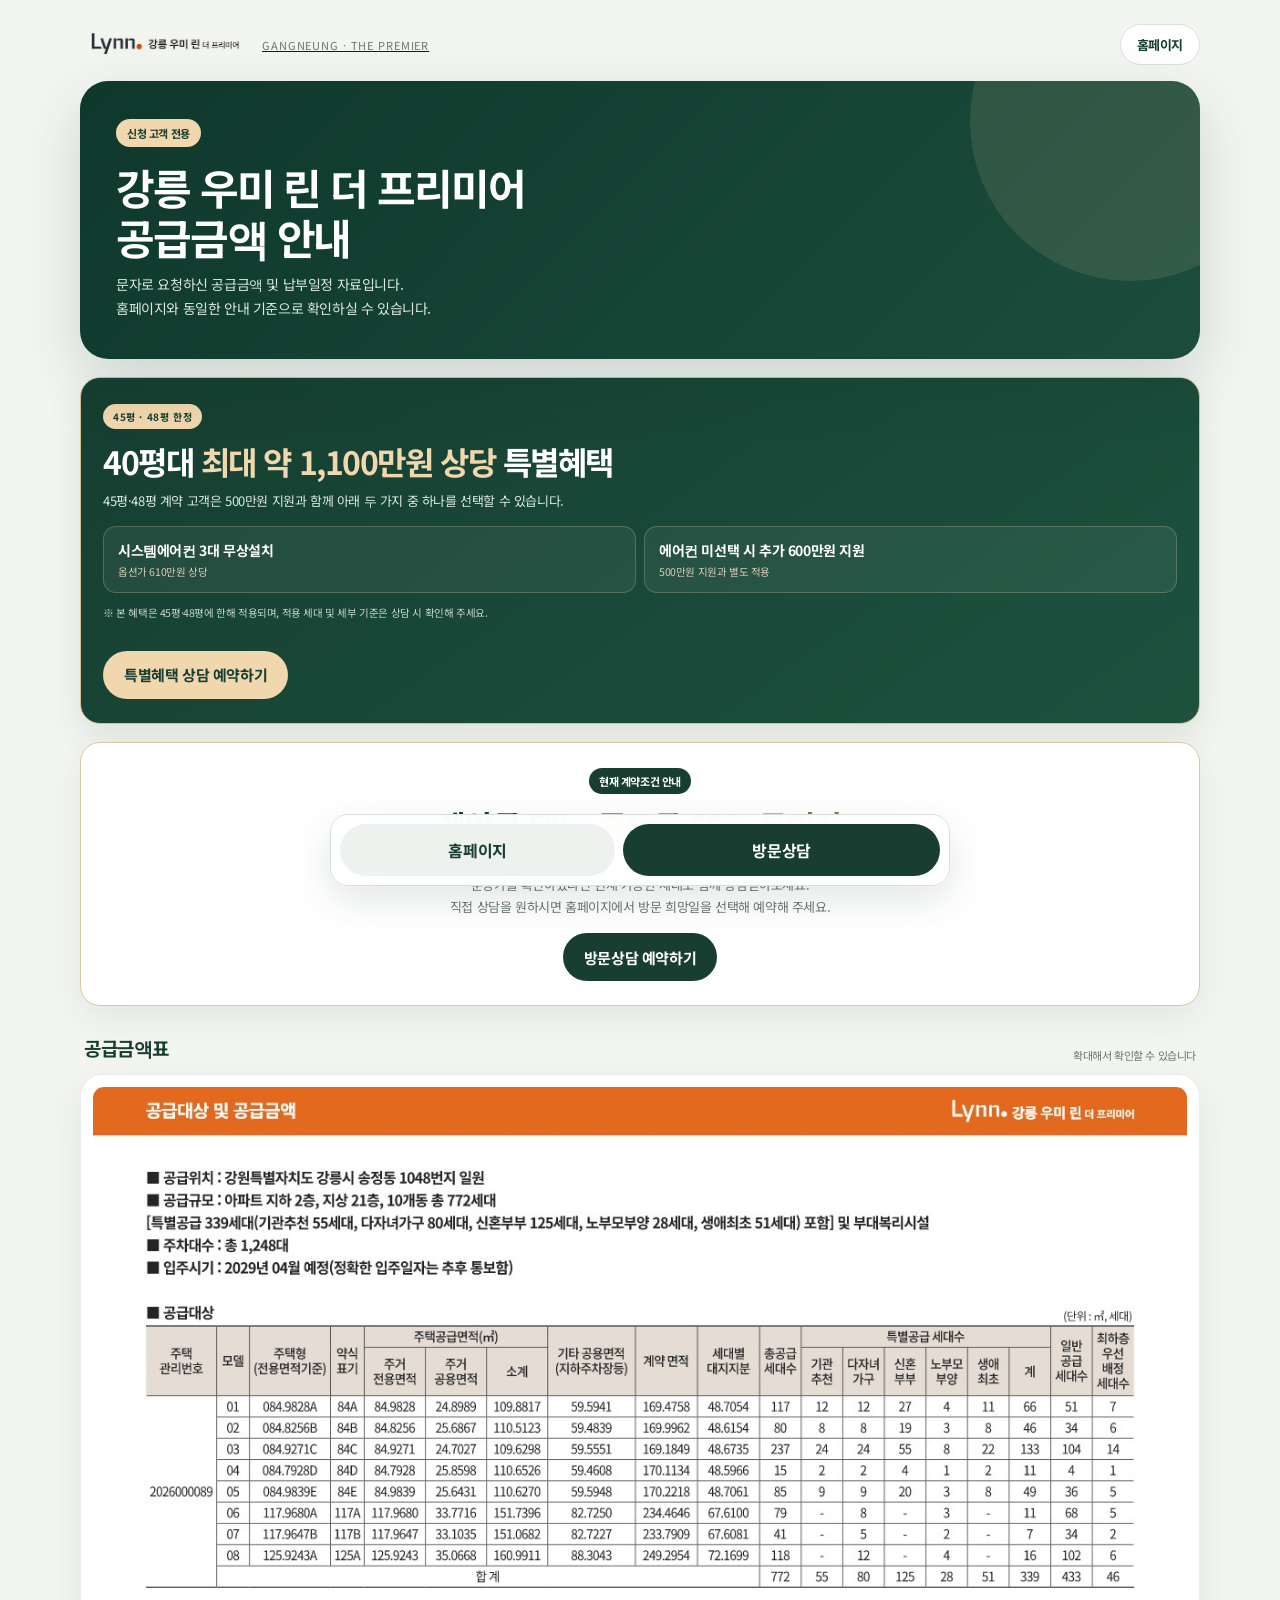
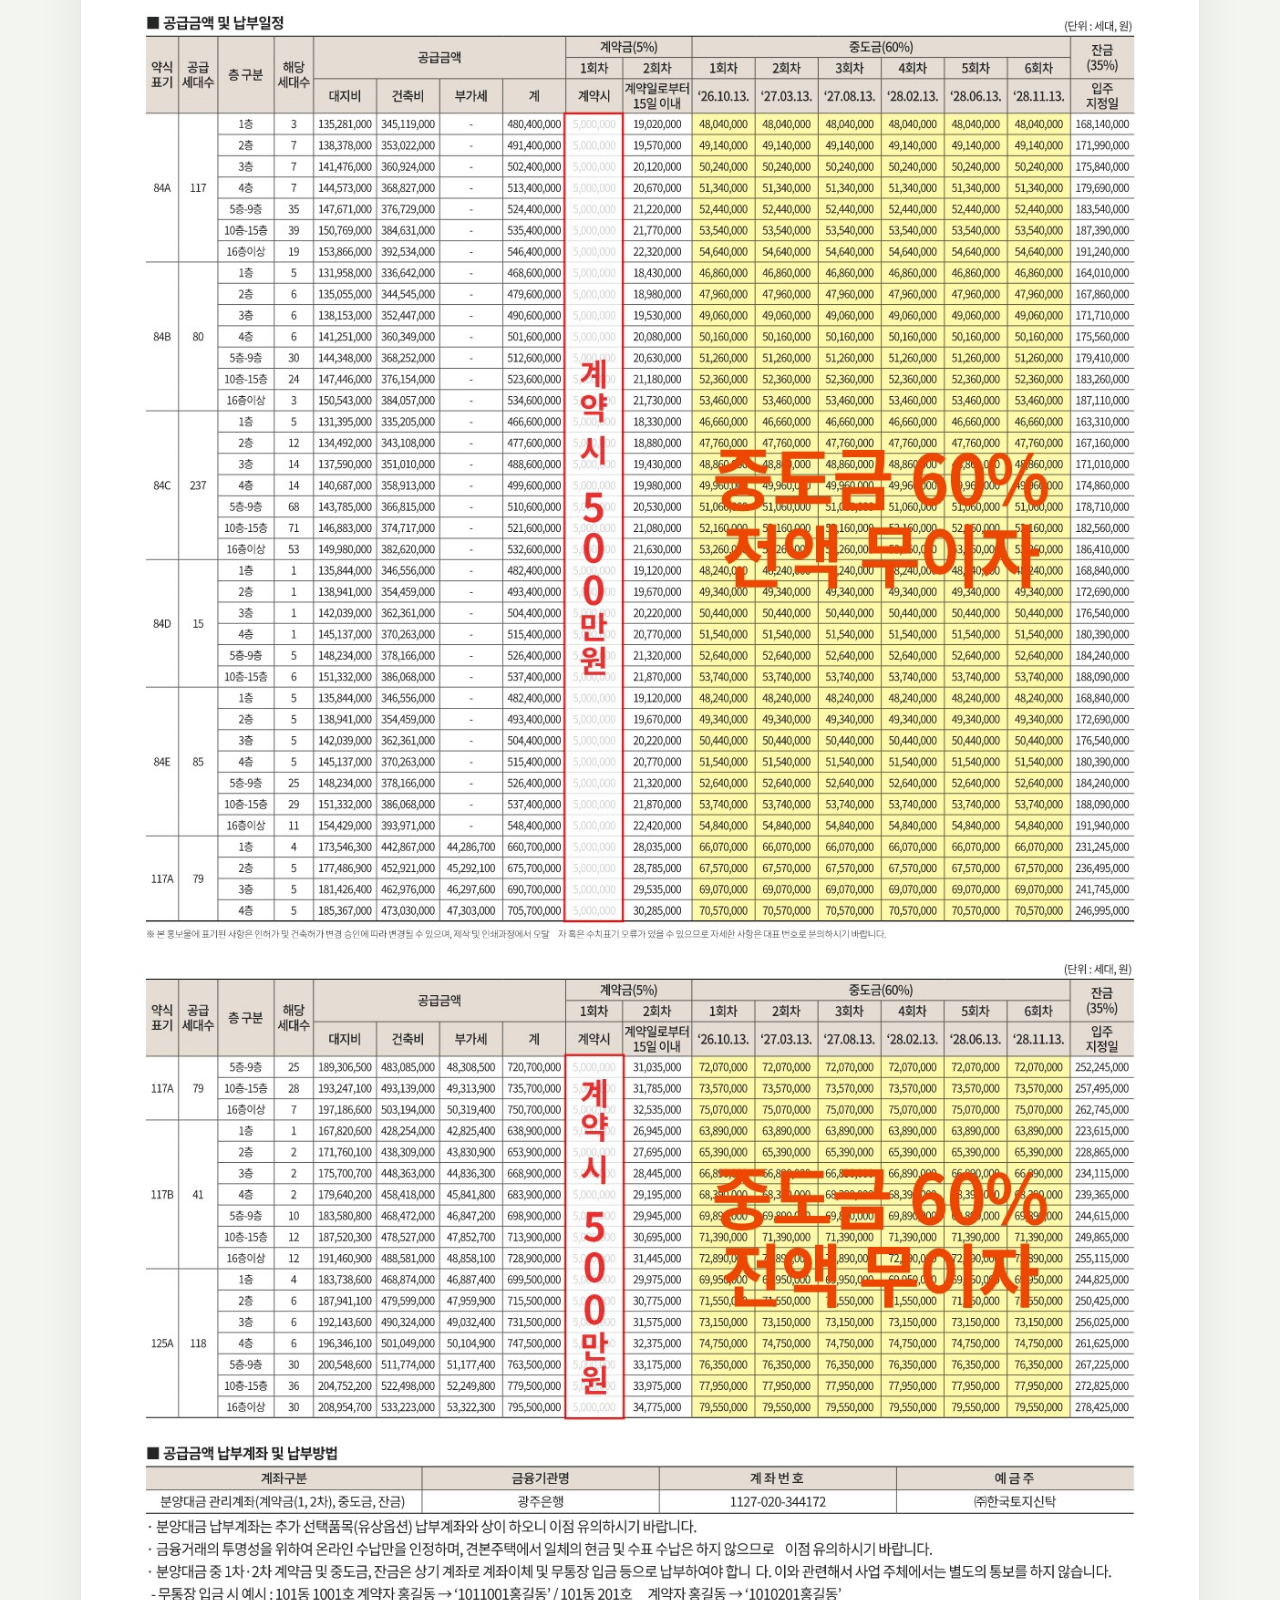
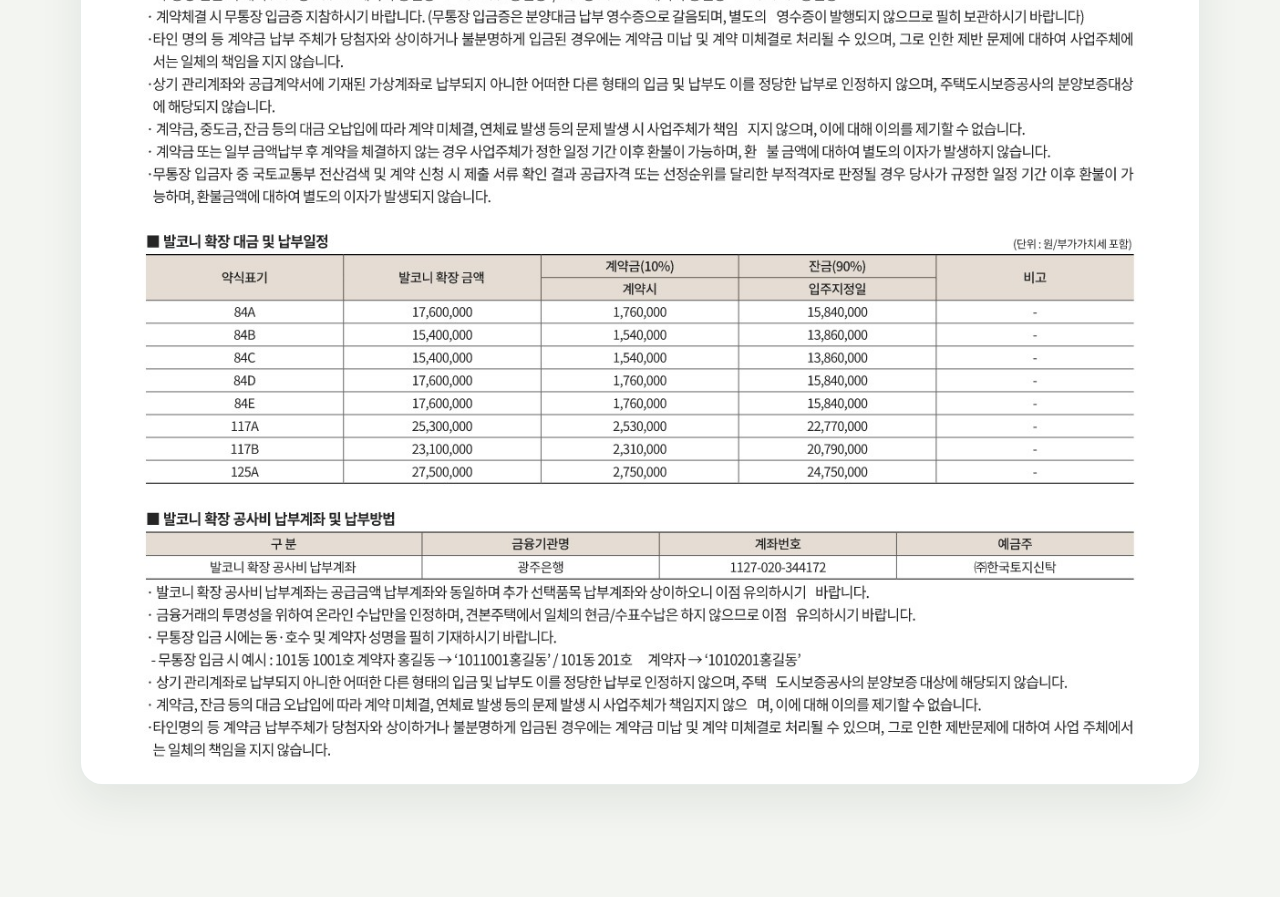
<file: price-info-a7f4.html>
<!doctype html>
<html lang="ko">
<head>
  <meta charset="utf-8">
  <meta name="viewport" content="width=device-width, initial-scale=1, viewport-fit=cover">
  <meta name="robots" content="noindex, nofollow, noarchive, nosnippet, noimageindex">
  <meta name="googlebot" content="noindex, nofollow, noarchive, nosnippet, noimageindex">
  <meta name="referrer" content="no-referrer">
  <meta name="theme-color" content="#173e31">
  <title>분양가표 | 강릉 우미 린 더 프리미어</title>
  <style>
    @font-face{font-family:'Lynn Sans';font-style:normal;font-weight:400;font-display:swap;src:url('fonts/lynn-sans-regular.woff') format('woff')}
    @font-face{font-family:'Lynn Sans';font-style:normal;font-weight:700;font-display:swap;src:url('fonts/lynn-sans-bold.woff') format('woff')}
    :root{--green:#173e31;--green2:#0e382c;--gold:#c6a066;--gold-soft:#f0d7ad;--paper:#f3f5f1;--text:#21352d;--muted:#6b786f;--line:#d8e0da;--white:#fff}
    *{box-sizing:border-box}html{scroll-behavior:smooth}body{margin:0;background:var(--paper);color:var(--text);font-family:'Lynn Sans',-apple-system,BlinkMacSystemFont,'Apple SD Gothic Neo','Malgun Gothic','Noto Sans KR',sans-serif;letter-spacing:-.025em;word-break:keep-all}.wrap{width:min(1120px,calc(100% - 32px));margin:0 auto;padding:24px 0 112px}.topbar{display:flex;align-items:center;justify-content:space-between;gap:16px;margin-bottom:16px}.brand{display:flex;align-items:center;gap:12px}.brand img{width:170px;mix-blend-mode:multiply}.brand small{color:var(--muted);font-size:11px;letter-spacing:.08em}.home-link{padding:10px 16px;border:1px solid var(--line);border-radius:999px;background:#fff;color:var(--green);font-size:13px;font-weight:700;text-decoration:none}.hero{position:relative;overflow:hidden;padding:38px 36px;border-radius:28px;background:linear-gradient(135deg,var(--green2),#1c4d3c);color:#fff;box-shadow:0 22px 60px rgba(14,56,44,.16)}.hero:after{content:'';position:absolute;right:-90px;top:-120px;width:320px;height:320px;border-radius:50%;background:rgba(240,215,173,.11)}.badge{position:relative;z-index:1;display:inline-flex;padding:6px 11px;border-radius:999px;background:var(--gold-soft);color:var(--green);font-size:11px;font-weight:800}.hero h1{position:relative;z-index:1;margin:15px 0 9px;font-size:clamp(28px,5vw,42px);line-height:1.2;letter-spacing:-.05em}.hero p{position:relative;z-index:1;margin:0;color:#dbe7e0;font-size:14px;line-height:1.75}.benefit{margin:18px 0;padding:24px 22px;border:1px solid #dcc79e;border-radius:20px;background:#fff;color:var(--text);box-shadow:0 12px 34px rgba(20,54,41,.07);text-align:center}.benefit-kicker{display:inline-flex;padding:5px 10px;border-radius:999px;background:var(--green);color:#fff;font-size:11px;font-weight:800}.benefit h2{margin:11px 0 7px;color:var(--green);font-size:clamp(22px,4.7vw,31px);line-height:1.3;letter-spacing:-.04em}.benefit h2 strong{color:#9b713d}.benefit p{margin:0;color:var(--muted);font-size:13px;line-height:1.7}.benefit-call{display:inline-flex;align-items:center;justify-content:center;margin-top:15px;min-height:48px;padding:12px 21px;border-radius:999px;background:var(--green);color:#fff;font-size:15px;font-weight:800;text-decoration:none}.forty-special{margin:18px 0;padding:24px 22px;border:1px solid #d7bd91;border-radius:20px;background:linear-gradient(145deg,#153e31,#1d523f);color:#fff;box-shadow:0 12px 34px rgba(20,54,41,.10)}.forty-special .special-kicker{display:inline-flex;padding:5px 10px;border-radius:999px;background:#f0d7ad;color:#173e31;font-size:10px;font-weight:900;letter-spacing:.06em}.forty-special h2{margin:12px 0 8px;font-size:clamp(23px,4.7vw,32px);line-height:1.28;letter-spacing:-.045em}.forty-special h2 strong{color:#f0d7ad}.forty-special>p{margin:0 0 14px;color:#dce9e2;font-size:13px;line-height:1.7}.forty-special .special-options{display:grid;grid-template-columns:1fr 1fr;gap:8px}.forty-special .special-options div{padding:13px 14px;border:1px solid rgba(240,215,173,.23);border-radius:13px;background:rgba(255,255,255,.06)}.forty-special .special-options strong{display:block;color:#fff;font-size:14px;line-height:1.45}.forty-special .special-options small{display:block;margin-top:4px;color:#dbcdb7;font-size:10.5px;line-height:1.45}.forty-special .special-note{margin-top:12px;color:#c8d7d0;font-size:10.5px;line-height:1.55}.forty-special .benefit-call{background:#f0d7ad;color:#173e31}.sheet-label{display:flex;align-items:end;justify-content:space-between;gap:12px;margin:28px 4px 11px}.sheet-label strong{font-size:19px;color:var(--green)}.sheet-label span{font-size:11px;color:var(--muted)}.sheet{border-radius:22px;overflow:hidden;background:#fff;box-shadow:0 16px 44px rgba(20,54,41,.08);border:1px solid rgba(27,67,52,.10);padding:12px}.sheet img{display:block;width:100%;height:auto;border-radius:11px}.sheet img+img{margin-top:10px}.tip{text-align:center;margin:13px 0 0;color:var(--muted);font-size:11px}.actions{position:fixed;z-index:20;left:50%;bottom:14px;width:min(620px,calc(100% - 24px));transform:translateX(-50%);display:grid;grid-template-columns:1fr 1.15fr;gap:8px;padding:9px;background:rgba(255,255,255,.96);border:1px solid var(--line);border-radius:18px;box-shadow:0 14px 38px rgba(14,56,44,.12);backdrop-filter:blur(14px)}.actions a{display:flex;align-items:center;justify-content:center;min-height:52px;border-radius:999px;font-weight:800;text-decoration:none}.home{background:#eef2ee;color:var(--green)}.call{background:var(--green);color:#fff}
    @media(max-width:700px){.forty-special .special-options{grid-template-columns:1fr}.forty-special{padding:21px 16px;border-radius:18px}.wrap{width:calc(100% - 24px);padding-top:13px}.topbar{margin-bottom:10px}.brand img{width:145px}.brand small{display:none}.home-link{font-size:12px;padding:8px 12px}.hero{padding:28px 22px;border-radius:21px}.hero h1{font-size:29px}.benefit{padding:21px 16px;border-radius:18px}.benefit h2{font-size:24px}.sheet{padding:6px;border-radius:17px}.sheet img{border-radius:10px}.sheet-label{margin-top:22px}.actions{bottom:8px}.actions a{min-height:50px;font-size:14px}}
  </style>
</head>
<body>
  <main class="wrap">
    <div class="topbar">
      <a class="brand" href="/" aria-label="강릉 우미 린 더 프리미어 홈페이지"><img src="images/logo.jpg" alt="우미 린"><small>GANGNEUNG · THE PREMIER</small></a>
      <a class="home-link" href="/">홈페이지</a>
    </div>
    <section class="hero">
      <span class="badge">신청 고객 전용</span>
      <h1>강릉 우미 린 더 프리미어<br>공급금액 안내</h1>
      <p>문자로 요청하신 공급금액 및 납부일정 자료입니다.<br>홈페이지와 동일한 안내 기준으로 확인하실 수 있습니다.</p>
    </section>
    <section class="forty-special" aria-label="45평 48평 특별혜택">
      <span class="special-kicker">45평 · 48평 한정</span>
      <h2>40평대 <strong>최대 약 1,100만원 상당</strong> 특별혜택</h2>
      <p>45평·48평 계약 고객은 500만원 지원과 함께 아래 두 가지 중 하나를 선택할 수 있습니다.</p>
      <div class="special-options">
        <div><strong>시스템에어컨 3대 무상설치</strong><small>옵션가 610만원 상당</small></div>
        <div><strong>에어컨 미선택 시 추가 600만원 지원</strong><small>500만원 지원과 별도 적용</small></div>
      </div>
      <p class="special-note">※ 본 혜택은 45평·48평에 한해 적용되며, 적용 세대 및 세부 기준은 상담 시 확인해 주세요.</p>
      <a class="benefit-call" href="/?visit=1#reservation">특별혜택 상담 예약하기</a>
    </section>
    <section class="benefit" aria-label="현재 계약 조건">
      <span class="benefit-kicker">현재 계약조건 안내</span>
      <h2>계약금 5% · <strong>중도금 60% 무이자</strong></h2>
      <p>잔금 35%는 입주시 납부하며, 현재 적용 가능한 계약조건과 잔여 동·호수는 현장 상황에 따라 달라질 수 있습니다.<br>분양가를 확인하셨다면 현재 가능한 세대도 함께 상담받아보세요.<br>직접 상담을 원하시면 홈페이지에서 방문 희망일을 선택해 예약해 주세요.</p>
      <a class="benefit-call" href="/?visit=1#reservation">방문상담 예약하기</a>
    </section>
    <div class="sheet-label"><strong>공급금액표</strong><span>확대해서 확인할 수 있습니다</span></div>
    <section class="sheet" aria-label="공급금액 자료">
      <img src="images/price-sheet-a7f4-top.jpg" alt="강릉 우미 린 더 프리미어 공급금액 상단" loading="eager">
      <img src="images/price-sheet-a7f4-bottom.jpg" alt="강릉 우미 린 더 프리미어 공급금액 하단" loading="lazy">
    </section>
  </main>
  <nav class="actions" aria-label="상담 메뉴">
    <a class="home" href="/">홈페이지</a>
    <a class="call" href="/?visit=1#reservation">방문상담</a>
  </nav>
</body>
</html>
</file>
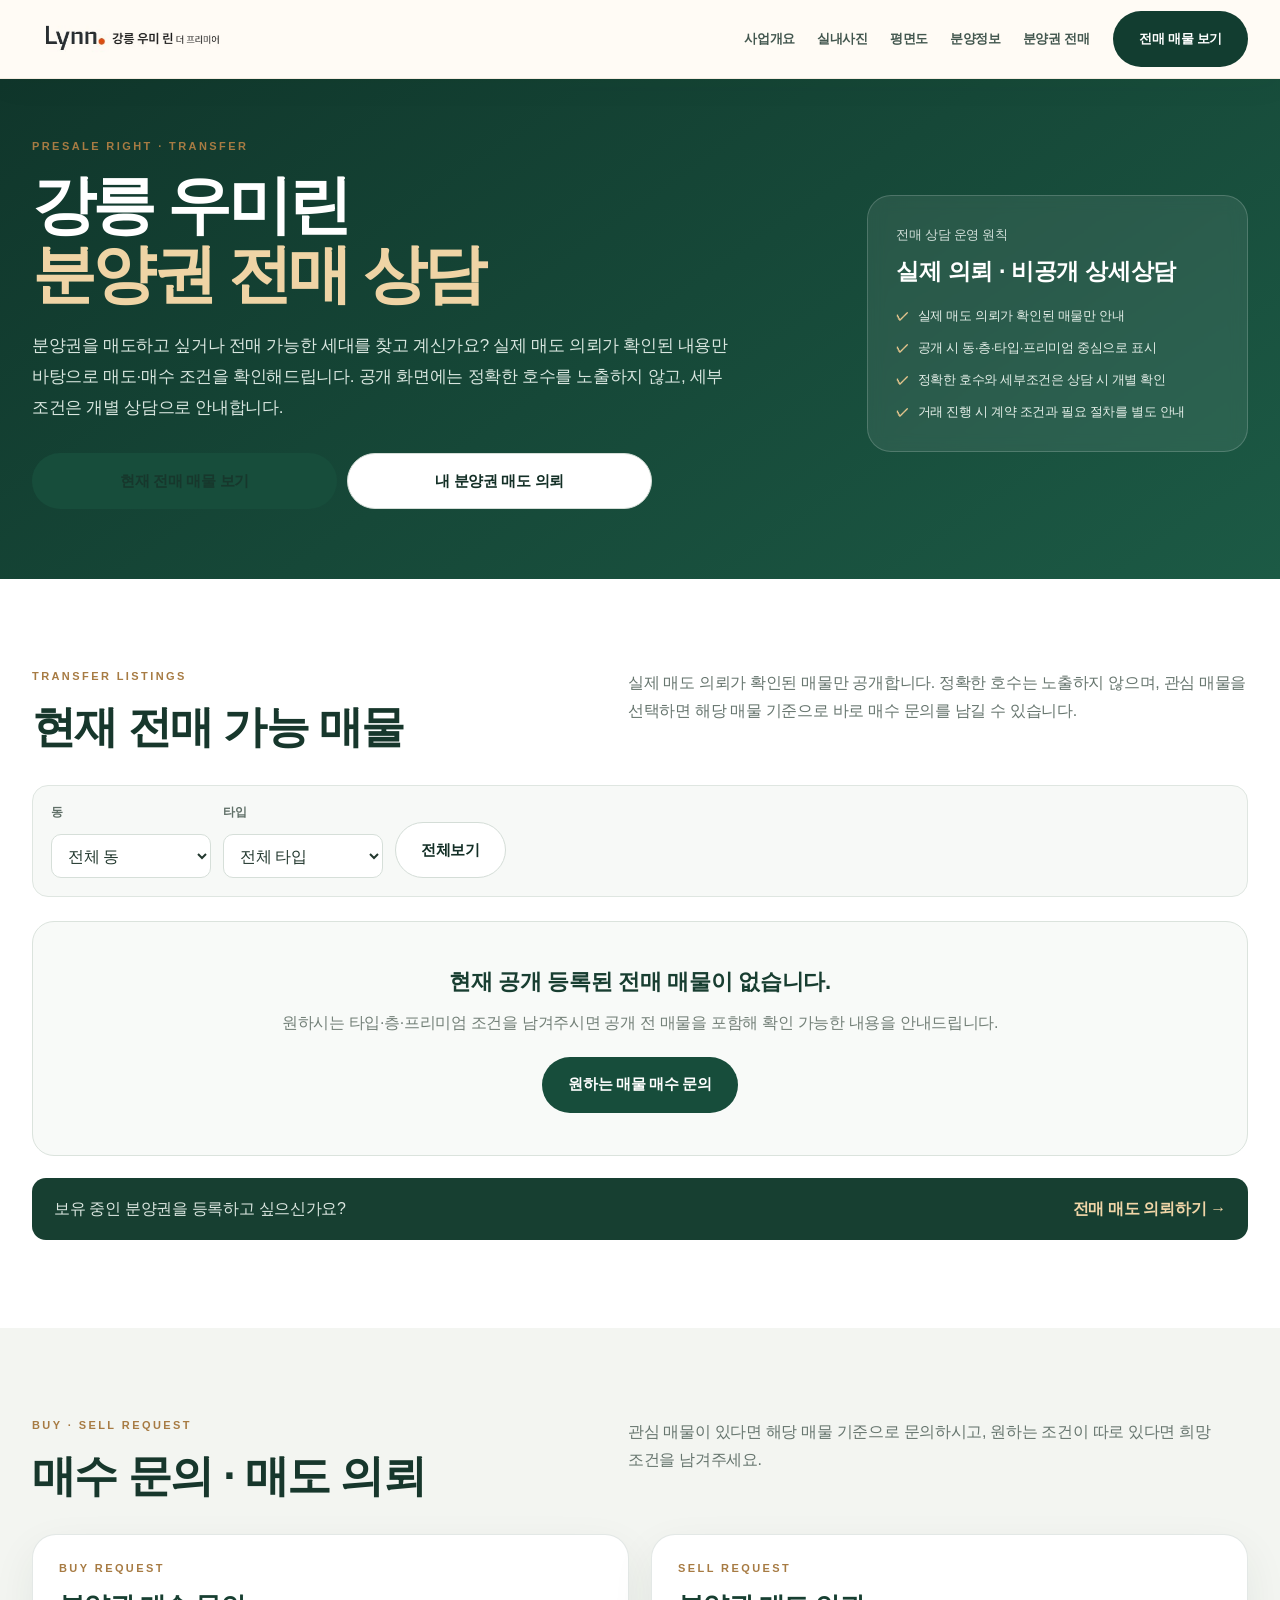
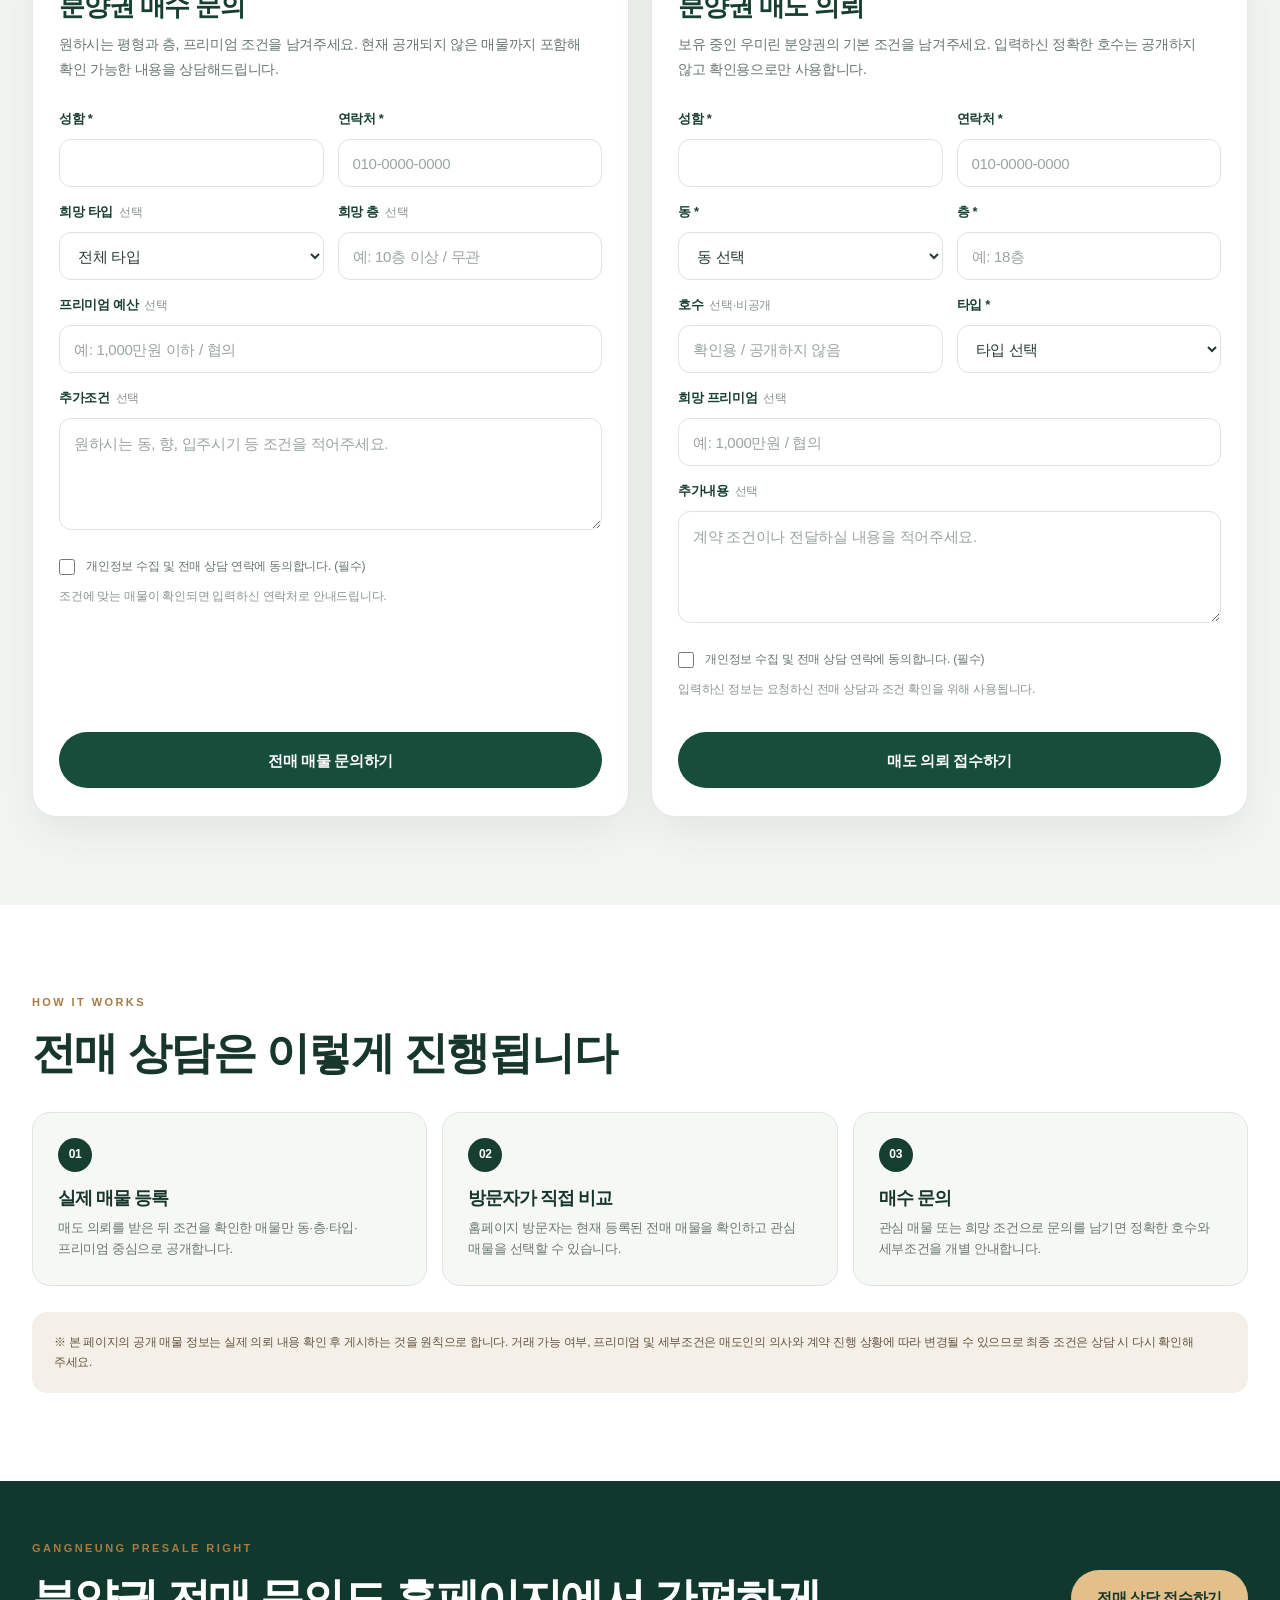
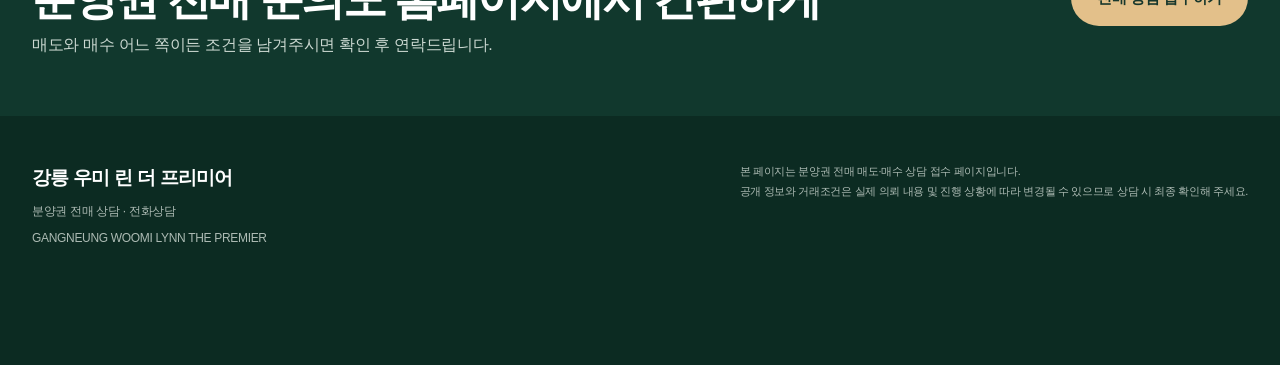
<file: transfer.html>
<!doctype html>
<html lang="ko">
<head>
  <meta charset="utf-8" />
  <meta name="viewport" content="width=device-width, initial-scale=1" />
  <title>강릉 우미린 전매 | 분양권 매도·매수 상담</title>
  <meta name="description" content="강릉 우미린 더 프리미어 분양권 전매 상담. 실제 매도 의뢰가 확인된 전매 매물 안내와 분양권 매도 의뢰, 매수 문의를 접수합니다." />
  <meta name="keywords" content="강릉 우미린 전매, 우미린 전매, 강릉 우미린 분양권, 강릉 분양권 전매, 강릉 아파트 전매, 강릉 분양권" />
  <meta name="robots" content="index, follow" />
  <meta name="naver-site-verification" content="d8257354716d4d1b02c1b8264c0f7000cab0c3f9" />
  <meta name="google-site-verification" content="OiS3syWD2l7VtwxM-sgllimqyoxaJgLCojdzka6laME" />
  <link rel="canonical" href="https://gn-premier.com/transfer.html" />
  <link rel="shortcut icon" href="favicon.ico" />
  <link rel="apple-touch-icon" sizes="180x180" href="/apple-touch-icon.png" />
  <meta property="og:locale" content="ko_KR" />
  <meta property="og:site_name" content="강릉 우미 린 더 프리미어" />
  <meta property="og:title" content="강릉 우미린 분양권 전매 상담" />
  <meta property="og:description" content="분양권 매도 의뢰와 매수 문의를 한 곳에서 접수하세요." />
  <meta property="og:image" content="https://gn-premier.com/images/og-premier-link-20260924.jpg" />
  <meta property="og:url" content="https://gn-premier.com/transfer.html" />
  <meta property="og:type" content="website" />
  <meta name="theme-color" content="#173f31" />
  <script type="application/ld+json">{"@context":"https://schema.org","@type":"WebPage","name":"강릉 우미린 분양권 전매 상담","url":"https://gn-premier.com/transfer.html","description":"강릉 우미린 더 프리미어 분양권 전매 매도·매수 상담","inLanguage":"ko-KR"}</script>
  <script async src="https://www.googletagmanager.com/gtag/js?id=G-JY8BHGY9N7"></script>
  <script>window.dataLayer=window.dataLayer||[];function gtag(){dataLayer.push(arguments);}gtag('js',new Date());gtag('config','G-JY8BHGY9N7');</script>
  <script type="text/javascript">(function(c,l,a,r,i,t,y){c[a]=c[a]||function(){(c[a].q=c[a].q||[]).push(arguments)};t=l.createElement(r);t.async=1;t.src="https://www.clarity.ms/tag/"+i;y=l.getElementsByTagName(r)[0];y.parentNode.insertBefore(t,y);})(window,document,"clarity","script","xl435psnof");</script>
  <link rel="stylesheet" href="css/renewal.css?v=20260919-r5-skylounge">
  <link rel="stylesheet" href="css/julia-premium.css?v=20261101-transfer">
  <link rel="stylesheet" href="css/transfer.css?v=20261101-1">

  <style>
    /* 2026-11-01 전매 문의 섹션 타이포/정렬 개선 */
    :root{
      --transfer-text:#173f31;
      --transfer-muted:#66756e;
      --transfer-border:#dbe4df;
      --transfer-soft:#f7f9f8;
    }

    .transfer-page,
    .transfer-page input,
    .transfer-page select,
    .transfer-page textarea,
    .transfer-page button{
      font-family:"Pretendard","Noto Sans KR","Apple SD Gothic Neo","Malgun Gothic",Arial,sans-serif;
      letter-spacing:-0.02em;
      text-rendering:optimizeLegibility;
      -webkit-font-smoothing:antialiased;
      -moz-osx-font-smoothing:grayscale;
    }

    .transfer-section-head{
      align-items:flex-start;
      gap:28px;
    }

    .transfer-section-head h2{
      margin:4px 0 0;
      line-height:1.22;
      letter-spacing:-0.035em;
    }

    .transfer-section-head > p{
      max-width:620px;
      line-height:1.75;
      color:var(--transfer-muted);
      margin-top:2px;
    }

    .transfer-forms{
      display:grid;
      grid-template-columns:repeat(2,minmax(0,1fr));
      gap:22px;
      align-items:stretch;
    }

    .transfer-form-card{
      display:flex;
      flex-direction:column;
      height:100%;
      padding:28px 26px;
    }

    .transfer-form-card > .eyebrow{
      display:block;
      margin-bottom:10px;
      line-height:1;
      letter-spacing:0.18em;
    }

    .transfer-form-card h3{
      margin:0 0 10px;
      min-height:38px;
      display:flex;
      align-items:flex-end;
      font-size:clamp(25px,2vw,31px);
      line-height:1.22;
      font-weight:800;
      letter-spacing:-0.045em;
      color:var(--transfer-text);
      word-break:keep-all;
    }

    .transfer-form-card > p{
      margin:0 0 24px;
      min-height:54px;
      font-size:14px;
      line-height:1.75;
      font-weight:400;
      color:var(--transfer-muted);
      word-break:keep-all;
    }

    .transfer-form{
      display:flex;
      flex-direction:column;
      flex:1 1 auto;
      gap:16px;
    }

    .transfer-form-grid{
      display:grid;
      grid-template-columns:repeat(2,minmax(0,1fr));
      gap:14px;
      align-items:start;
    }

    .transfer-field{
      display:block;
      margin:0;
    }

    .transfer-field > span{
      display:flex;
      align-items:baseline;
      gap:6px;
      min-height:22px;
      margin:0 0 7px;
      font-size:13px;
      line-height:1.45;
      font-weight:700;
      letter-spacing:-0.025em;
      color:var(--transfer-text);
    }

    .transfer-field > span em{
      font-size:12px;
      line-height:1.4;
      font-style:normal;
      font-weight:500;
      color:#8a9690;
      letter-spacing:-0.02em;
    }

    .transfer-form input,
    .transfer-form select,
    .transfer-form textarea{
      width:100%;
      border:1px solid var(--transfer-border);
      border-radius:12px;
      background:#fff;
      color:#263b32;
      font-size:15px;
      font-weight:400;
      line-height:1.45;
      letter-spacing:-0.02em;
      box-sizing:border-box;
      box-shadow:none;
      outline:none;
      transition:border-color .2s ease, box-shadow .2s ease, background-color .2s ease;
    }

    .transfer-form input,
    .transfer-form select{
      height:48px;
      padding:0 14px;
    }

    .transfer-form textarea{
      min-height:112px;
      padding:14px;
      resize:vertical;
    }

    .transfer-form input::placeholder,
    .transfer-form textarea::placeholder{
      color:#9aa59f;
      opacity:1;
    }

    .transfer-form input:focus,
    .transfer-form select:focus,
    .transfer-form textarea:focus{
      border-color:#769487;
      box-shadow:0 0 0 3px rgba(23,63,49,.08);
      background:#fff;
    }

    .transfer-form .agree{
      display:grid;
      grid-template-columns:18px 1fr;
      gap:9px;
      align-items:start;
      margin:2px 0 0;
      font-size:12px;
      line-height:1.55;
      font-weight:500;
      color:#66756e;
      letter-spacing:-0.02em;
    }

    .transfer-form .agree input{
      width:16px;
      height:16px;
      margin:2px 0 0;
      padding:0;
    }

    .transfer-help{
      margin:-4px 0 0;
      min-height:20px;
      font-size:12px;
      line-height:1.6;
      color:#89958f;
      letter-spacing:-0.02em;
    }

    .transfer-form-status{
      min-height:0;
      margin:0;
      font-size:13px;
      line-height:1.5;
    }

    .transfer-form .btn-wide{
      margin-top:auto;
      min-height:50px;
      display:flex;
      align-items:center;
      justify-content:center;
      font-size:15px;
      line-height:1;
      font-weight:800;
      letter-spacing:-0.025em;
      border-radius:999px;
    }

    .selected-listing{
      margin-bottom:2px;
    }

    .transfer-filter{
      align-items:end;
      gap:12px;
    }

    .transfer-filter label > span{
      display:block;
      margin-bottom:7px;
      font-size:12px;
      line-height:1.4;
      font-weight:700;
      color:#607068;
    }

    .transfer-filter select,
    .transfer-filter .btn{
      min-height:44px;
    }

    @media (max-width: 900px){
      .transfer-forms{
        grid-template-columns:1fr;
      }

      .transfer-form-card{
        padding:24px 20px;
      }

      .transfer-form-card h3,
      .transfer-form-card > p{
        min-height:0;
      }
    }

    @media (max-width: 620px){
      .transfer-form-grid{
        grid-template-columns:1fr;
        gap:14px;
      }

      .transfer-form-card h3{
        font-size:24px;
      }

      .transfer-form-card > p{
        font-size:13.5px;
        line-height:1.7;
      }
    }
  </style>

</head>
<body class="julia-premium transfer-page">
<a class="skip-link" href="#main">본문으로 바로가기</a>
<header class="site-header"><div class="wrap header-inner">
  <a class="brand" href="index.html#top" aria-label="강릉 우미 린 더 프리미어 메인으로"><img src="images/logo.jpg" width="375" height="81" alt="우미 린"><span class="brand-copy"><strong>강릉 우미 린 더 프리미어</strong><small>GANGNEUNG · THE PREMIER</small></span></a>
  <nav class="desktop-nav" aria-label="주요 메뉴"><a href="index.html#overview">사업개요</a><a href="index.html#interior">실내사진</a><a href="index.html#floor">평면도</a><a href="news.html">분양정보</a><a href="transfer.html" aria-current="page">분양권 전매</a></nav>
  <div class="header-cta"><a class="btn btn-primary btn-small" href="#listings">전매 매물 보기</a></div>
</div></header>

<main id="main">
  <section class="transfer-hero"><div class="wrap transfer-hero-grid">
    <div><span class="eyebrow">PRESALE RIGHT · TRANSFER</span><h1>강릉 우미린<br><span>분양권 전매 상담</span></h1><p>분양권을 매도하고 싶거나 전매 가능한 세대를 찾고 계신가요? 실제 매도 의뢰가 확인된 내용만 바탕으로 매도·매수 조건을 확인해드립니다. 공개 화면에는 정확한 호수를 노출하지 않고, 세부 조건은 개별 상담으로 안내합니다.</p><div class="transfer-hero-actions"><a class="btn btn-primary" href="#listings">현재 전매 매물 보기</a><a class="btn btn-light" href="#sell-form">내 분양권 매도 의뢰</a></div></div>
    <aside class="transfer-hero-panel"><small>전매 상담 운영 원칙</small><strong>실제 의뢰 · 비공개 상세상담</strong><ul><li>실제 매도 의뢰가 확인된 매물만 안내</li><li>공개 시 동·층·타입·프리미엄 중심으로 표시</li><li>정확한 호수와 세부조건은 상담 시 개별 확인</li><li>거래 진행 시 계약 조건과 필요 절차를 별도 안내</li></ul></aside>
  </div></section>

  <section class="transfer-section white" id="listings"><div class="wrap">
    <div class="transfer-section-head"><div><span class="eyebrow">TRANSFER LISTINGS</span><h2>현재 전매 가능 매물</h2></div><p>실제 매도 의뢰가 확인된 매물만 공개합니다. 정확한 호수는 노출하지 않으며, 관심 매물을 선택하면 해당 매물 기준으로 바로 매수 문의를 남길 수 있습니다.</p></div>
    <div class="transfer-filter" aria-label="전매 매물 검색">
      <label><span>동</span><select id="listing-building"><option value="">전체 동</option><option>101동</option><option>102동</option><option>103동</option><option>104동</option><option>105동</option><option>106동</option><option>107동</option><option>108동</option><option>109동</option><option>110동</option></select></label>
      <label><span>타입</span><select id="listing-type"><option value="">전체 타입</option><option>84A</option><option>84B</option><option>84C</option><option>84D</option><option>84E</option><option>117A</option><option>117B</option><option>125A</option></select></label>
      <button class="btn btn-light" type="button" id="listing-reset">전체보기</button>
    </div>
    <div id="transfer-listing-grid" class="transfer-listing-grid" aria-live="polite"></div>
    <div id="transfer-listing-empty" class="transfer-listing-empty" hidden><strong>현재 공개 등록된 전매 매물이 없습니다.</strong><p>원하시는 타입·층·프리미엄 조건을 남겨주시면 공개 전 매물을 포함해 확인 가능한 내용을 안내드립니다.</p><a class="btn btn-primary" href="#buy-form">원하는 매물 매수 문의</a></div>
    <div class="transfer-listing-bottom"><p>보유 중인 분양권을 등록하고 싶으신가요?</p><a href="#sell-form">전매 매도 의뢰하기 →</a></div>
  </div></section>

  <section class="transfer-section" id="transfer-forms"><div class="wrap">
    <div class="transfer-section-head"><div><span class="eyebrow">BUY · SELL REQUEST</span><h2>매수 문의 · 매도 의뢰</h2></div><p>관심 매물이 있다면 해당 매물 기준으로 문의하시고, 원하는 조건이 따로 있다면 희망 조건을 남겨주세요.</p></div>
    <div class="transfer-forms">
      <article class="transfer-form-card" id="buy-form"><span class="eyebrow">BUY REQUEST</span><h3>분양권 매수 문의</h3><p>원하시는 평형과 층, 프리미엄 조건을 남겨주세요. 현재 공개되지 않은 매물까지 포함해 확인 가능한 내용을 상담해드립니다.</p>
        <form class="transfer-form" data-transfer-form="buy">
          <input type="hidden" name="listingId" value="">
          <div class="selected-listing" data-selected-listing hidden><span>선택한 매물</span><strong data-selected-listing-text></strong><button type="button" data-clear-listing>선택 해제</button></div>
          <div class="transfer-form-grid"><label class="transfer-field"><span>성함 *</span><input name="name" autocomplete="name" required></label><label class="transfer-field"><span>연락처 *</span><input name="phone" type="tel" inputmode="tel" autocomplete="tel" placeholder="010-0000-0000" required></label></div>
          <div class="transfer-form-grid"><label class="transfer-field"><span>희망 타입 <em>선택</em></span><select name="unitType"><option value="">전체 타입</option><option>84A</option><option>84B</option><option>84C</option><option>84D</option><option>84E</option><option>117A</option><option>117B</option><option>125A</option></select></label><label class="transfer-field"><span>희망 층 <em>선택</em></span><input name="floorPreference" placeholder="예: 10층 이상 / 무관"></label></div>
          <label class="transfer-field"><span>프리미엄 예산 <em>선택</em></span><input name="premiumBudget" placeholder="예: 1,000만원 이하 / 협의"></label>
          <label class="transfer-field"><span>추가조건 <em>선택</em></span><textarea name="note" placeholder="원하시는 동, 향, 입주시기 등 조건을 적어주세요."></textarea></label>
          <label class="agree"><input type="checkbox" name="privacyConsent" value="동의" required><span>개인정보 수집 및 전매 상담 연락에 동의합니다. (필수)</span></label><p class="transfer-help">조건에 맞는 매물이 확인되면 입력하신 연락처로 안내드립니다.</p><p class="transfer-form-status" role="status" aria-live="polite"></p><button class="btn btn-primary btn-wide" type="submit">전매 매물 문의하기</button>
        </form>
      </article>
      <article class="transfer-form-card" id="sell-form"><span class="eyebrow">SELL REQUEST</span><h3>분양권 매도 의뢰</h3><p>보유 중인 우미린 분양권의 기본 조건을 남겨주세요. 입력하신 정확한 호수는 공개하지 않고 확인용으로만 사용합니다.</p>
        <form class="transfer-form" data-transfer-form="sell">
          <div class="transfer-form-grid"><label class="transfer-field"><span>성함 *</span><input name="name" autocomplete="name" required></label><label class="transfer-field"><span>연락처 *</span><input name="phone" type="tel" inputmode="tel" autocomplete="tel" placeholder="010-0000-0000" required></label></div>
          <div class="transfer-form-grid"><label class="transfer-field"><span>동 *</span><select name="building" required><option value="">동 선택</option><option>101동</option><option>102동</option><option>103동</option><option>104동</option><option>105동</option><option>106동</option><option>107동</option><option>108동</option><option>109동</option><option>110동</option></select></label><label class="transfer-field"><span>층 *</span><input name="floor" inputmode="numeric" placeholder="예: 18층" required></label></div>
          <div class="transfer-form-grid"><label class="transfer-field"><span>호수 <em>선택·비공개</em></span><input name="unitNo" placeholder="확인용 / 공개하지 않음"></label><label class="transfer-field"><span>타입 *</span><select name="unitType" required><option value="">타입 선택</option><option>84A</option><option>84B</option><option>84C</option><option>84D</option><option>84E</option><option>117A</option><option>117B</option><option>125A</option></select></label></div>
          <label class="transfer-field"><span>희망 프리미엄 <em>선택</em></span><input name="premium" placeholder="예: 1,000만원 / 협의"></label>
          <label class="transfer-field"><span>추가내용 <em>선택</em></span><textarea name="note" placeholder="계약 조건이나 전달하실 내용을 적어주세요."></textarea></label>
          <label class="agree"><input type="checkbox" name="privacyConsent" value="동의" required><span>개인정보 수집 및 전매 상담 연락에 동의합니다. (필수)</span></label><p class="transfer-help">입력하신 정보는 요청하신 전매 상담과 조건 확인을 위해 사용됩니다.</p><p class="transfer-form-status" role="status" aria-live="polite"></p><button class="btn btn-primary btn-wide" type="submit">매도 의뢰 접수하기</button>
        </form>
      </article>
    </div>
  </div></section>

  <section class="transfer-section white"><div class="wrap"><div class="transfer-section-head"><div><span class="eyebrow">HOW IT WORKS</span><h2>전매 상담은 이렇게 진행됩니다</h2></div></div><div class="transfer-rules"><article><span>01</span><h3>실제 매물 등록</h3><p>매도 의뢰를 받은 뒤 조건을 확인한 매물만 동·층·타입·프리미엄 중심으로 공개합니다.</p></article><article><span>02</span><h3>방문자가 직접 비교</h3><p>홈페이지 방문자는 현재 등록된 전매 매물을 확인하고 관심 매물을 선택할 수 있습니다.</p></article><article><span>03</span><h3>매수 문의</h3><p>관심 매물 또는 희망 조건으로 문의를 남기면 정확한 호수와 세부조건을 개별 안내합니다.</p></article></div><div class="transfer-note">※ 본 페이지의 공개 매물 정보는 실제 의뢰 내용 확인 후 게시하는 것을 원칙으로 합니다. 거래 가능 여부, 프리미엄 및 세부조건은 매도인의 의사와 계약 진행 상황에 따라 변경될 수 있으므로 최종 조건은 상담 시 다시 확인해 주세요.</div></div></section>

  <section class="transfer-footer-cta"><div class="wrap"><div><span class="eyebrow">GANGNEUNG PRESALE RIGHT</span><h2>분양권 전매 문의도 홈페이지에서 간편하게</h2><p>매도와 매수 어느 쪽이든 조건을 남겨주시면 확인 후 연락드립니다.</p></div><a class="btn" href="#transfer-forms">전매 상담 접수하기</a></div></section>
</main>
<footer class="site-footer"><div class="wrap footer-inner"><div><strong>강릉 우미 린 더 프리미어</strong><p>분양권 전매 상담 · <a href="tel:033-920-0110">전화상담</a></p><p>GANGNEUNG WOOMI LYNN THE PREMIER</p></div><div class="footer-note">본 페이지는 분양권 전매 매도·매수 상담 접수 페이지입니다.<br>공개 정보와 거래조건은 실제 의뢰 내용 및 진행 상황에 따라 변경될 수 있으므로 상담 시 최종 확인해 주세요.</div></div></footer>
<script src="js/transfer-listings.js?v=20261101-2"></script>
<script src="js/transfer.js?v=20261101-3"></script>
</body>
</html>
</file>
<file: css/renewal.css>
/* Gangneung Lynn — consultation and visit renewal, 2026-09-18 */
@font-face{font-family:'Lynn Sans';font-style:normal;font-weight:400;font-display:swap;src:url('../fonts/lynn-sans-regular.woff?v=20260919-r5') format('woff')}
@font-face{font-family:'Lynn Sans';font-style:normal;font-weight:700;font-display:swap;src:url('../fonts/lynn-sans-bold.woff?v=20260919-r5') format('woff')}
:root{--ink:#213b32;--text:#27362f;--muted:#70796f;--paper:#f8f7f2;--white:#fff;--line:#dce2d8;--accent:#ae8554;--green:#255b43;--soft:#eef2e9;--radius:20px;--shadow:0 16px 50px rgba(26,48,34,.08)}
*,*::before,*::after{box-sizing:border-box}
html{scroll-behavior:smooth;scroll-padding-top:110px}
body{margin:0;background:var(--paper);color:var(--text);font-family:'Lynn Sans',-apple-system,BlinkMacSystemFont,'Apple SD Gothic Neo','Malgun Gothic','Noto Sans KR',sans-serif;font-size:16px;line-height:1.65;word-break:keep-all;overflow-wrap:break-word;-webkit-text-size-adjust:100%}
body.modal-open{overflow:hidden}
button,input,select,textarea{font:inherit}button,a,input,select,textarea{-webkit-tap-highlight-color:transparent}
button{cursor:pointer}button:disabled{cursor:wait}a{color:inherit;text-decoration:none}button{color:inherit}
button,a{touch-action:manipulation}img,video{max-width:100%;display:block}img{height:auto}figure{margin:0}
h1,h2,h3,p{margin:0}h1,h2,h3{letter-spacing:-.055em;line-height:1.25}h2{font-size:clamp(28px,3.3vw,44px);font-weight:750}h3{font-size:23px}ul{list-style:none;margin:0;padding:0}
[hidden]{display:none!important}:focus-visible{outline:3px solid #be8c45;outline-offset:4px}summary{cursor:pointer}::selection{background:#d7e7d6}
.wrap{width:min(1180px,calc(100% - 72px));margin-inline:auto}.section{padding-block:96px}.eyebrow{display:block;color:var(--accent);font-size:11px;font-weight:800;letter-spacing:.19em;margin-bottom:16px}.section-head{display:flex;justify-content:space-between;align-items:flex-end;gap:24px;margin-bottom:36px}.section-head p{color:var(--muted);max-width:460px;margin-top:15px}.muted{color:var(--muted)}.fine{font-size:12px;color:var(--muted);line-height:1.65}.section-footnote{margin-top:18px}.text-link{font-size:14px;font-weight:750;display:inline-flex;align-items:center;gap:20px;border-bottom:1px solid var(--line);padding:7px 0;flex-shrink:0}.text-link span{font-size:20px;color:var(--accent)}
.btn{border:1px solid transparent;border-radius:8px;min-height:54px;padding:14px 23px;display:inline-flex;align-items:center;justify-content:center;gap:12px;font-size:15px;font-weight:750;line-height:1.5;text-align:center;transition:background .18s,box-shadow .18s;min-width:0}
.btn-primary{background:var(--green);color:#fff}.btn-primary:hover{background:#1a4431;box-shadow:0 6px 20px #255b4320}.btn-light{background:#fff;border-color:#cdd5c8;color:var(--ink)}.btn-light:hover{background:var(--soft)}.btn-gold{background:#dcc6a5;color:#263b2d}.btn-wide{width:100%}.btn-small{min-height:43px;padding:10px 18px;font-size:13px}.btn svg,.icon{width:20px;height:20px;flex-shrink:0;stroke:currentColor;fill:none;stroke-width:1.6;stroke-linecap:round;stroke-linejoin:round}
.skip-link{position:fixed;top:-100px;left:12px;z-index:1000;background:#fff;padding:12px}.skip-link:focus{top:8px}
.site-header{position:sticky;top:0;z-index:50;background:#f8f7f2f5;border-bottom:1px solid #dde2d7;backdrop-filter:blur(12px)}.header-inner{height:82px;display:flex;align-items:center;gap:24px}.brand{display:flex;align-items:center;gap:15px;min-width:0;flex-shrink:0}.brand img{width:113px;mix-blend-mode:multiply}.brand-copy{border-left:1px solid #cbd3c7;padding-left:15px;display:flex;flex-direction:column;line-height:1.5}.brand-copy strong{font-size:15px;letter-spacing:-.04em}.brand-copy small{font-size:10px;letter-spacing:.08em;color:var(--muted)}.desktop-nav{display:flex;align-items:center;justify-content:flex-end;gap:28px;flex:1;font-size:13px;font-weight:650}.desktop-nav a:hover{color:var(--green)}.header-cta{flex-shrink:0}
.hero{padding-block:42px 50px}.hero-grid{display:grid;grid-template-columns:.9fr 1.1fr;gap:48px;align-items:center}.hero-copy{padding:18px 0}.hero-kicker{font-size:13px;color:var(--green);font-weight:650;display:flex;align-items:center;gap:9px;margin-bottom:22px}.hero-kicker:before{content:'';display:block;width:22px;height:1px;background:var(--green)}.hero h1{font-size:clamp(36px,4.1vw,57px);font-weight:800;line-height:1.2;letter-spacing:-.065em}.hero h1 span{color:var(--green)}.hero-lead{margin-top:24px;font-size:17px;line-height:1.8;color:#667363}.hero-tags{display:flex;gap:7px;flex-wrap:wrap;margin-top:24px}.hero-tags span{font-size:12px;padding:6px 10px;border:1px solid var(--line);border-radius:4px;color:#556551;background:#fff8}.hero-actions{display:grid;grid-template-columns:1fr 1fr;gap:10px;margin-top:28px}.hero-note{font-size:12px;color:var(--muted);margin-top:13px}.hero-photo{position:relative;min-width:0;border-radius:120px 16px 16px 16px;overflow:hidden;background:#e8e4dc}.hero-photo>img{width:100%;height:540px;object-fit:cover;object-position:48% 55%}.photo-label{position:absolute;left:24px;bottom:24px;color:#fff;background:#193528c9;border:1px solid #ffffff45;backdrop-filter:blur(10px);padding:11px 15px;border-radius:7px;font-size:12px;line-height:1.5}.photo-label strong{display:block;font-size:15px;font-weight:600}.hero-photo-link{position:absolute;right:23px;bottom:26px;width:48px;height:48px;display:grid;place-items:center;border-radius:50%;background:#fff;color:var(--ink);font-size:23px}.hero-photo-top{position:absolute;right:22px;top:21px;color:#fff;font-size:11px;letter-spacing:.14em;text-shadow:0 2px 8px #000a}
.benefit-strip{background:#fff;border-top:1px solid var(--line);border-bottom:1px solid var(--line)}.benefit-inner{display:grid;grid-template-columns:.95fr repeat(3,1fr);padding-block:24px;align-items:center}.benefit-title{font-size:15px;font-weight:750;line-height:1.55}.benefit-title small{display:block;color:var(--muted);font-size:11px;font-weight:400;margin-top:5px}.benefit-item{border-left:1px solid var(--line);padding-left:32px}.benefit-item small{display:block;font-size:12px;color:var(--muted);margin-bottom:2px}.benefit-item strong{font-size:24px;font-weight:800;letter-spacing:-.05em;color:var(--ink)}.benefit-item strong span{font-size:14px;font-weight:650}.benefit-note{padding:12px 0;text-align:center;background:#f0f2eb;font-size:11px;color:#77806f}
.path-section{padding-block:34px}.path-grid{display:grid;grid-template-columns:repeat(3,minmax(0,1fr));gap:14px}.path-card{background:#fff;border:1px solid var(--line);padding:24px;display:flex;align-items:center;gap:17px;border-radius:12px;text-align:left;width:100%;min-width:0}.path-card:hover{border-color:var(--green);background:#f1f5ed}.path-number{font-size:11px;font-weight:800;color:var(--accent);align-self:flex-start;margin-top:5px}.path-copy{flex:1;min-width:0}.path-card strong{display:block;font-size:16px;font-weight:750}.path-card small{display:block;color:var(--muted);font-size:12px;margin-top:4px}.path-arrow{color:var(--accent);font-size:23px}
.gallery-section{padding-top:54px}.gallery-type-tabs{display:flex;gap:9px;flex-wrap:wrap;margin-bottom:25px}.pill-tab{border:1px solid var(--line);background:transparent;border-radius:7px;padding:12px 22px;font-size:14px;font-weight:700;min-height:46px}.pill-tab[aria-selected=true]{background:var(--ink);border-color:var(--ink);color:white}.gallery-layout{display:grid;grid-template-columns:minmax(0,1.65fr) minmax(0,.8fr);gap:40px;align-items:center}.gallery-view{position:relative;background:#e8e4dc;border-radius:16px;overflow:hidden;aspect-ratio:4/3;display:grid;place-items:center;width:100%;border:0;padding:0;cursor:zoom-in}.gallery-view img{height:100%;width:100%;object-fit:contain}.expand-label{position:absolute;bottom:14px;right:14px;background:#fffffff2;color:var(--ink);padding:6px 10px;border-radius:4px;font-size:11px}.gallery-caption{display:flex;justify-content:space-between;gap:10px;font-size:12px;margin-top:10px;color:var(--muted)}.gallery-thumbs{display:grid;grid-template-columns:repeat(5,minmax(0,1fr));gap:9px;margin-top:16px}.gallery-thumb{padding:0;background:transparent;border:2px solid transparent;border-radius:8px;overflow:hidden;position:relative;min-width:0}.gallery-thumb[aria-pressed=true]{border-color:var(--green);box-shadow:0 0 0 2px var(--paper)}.gallery-thumb img{aspect-ratio:4/3;width:100%;object-fit:cover}.gallery-thumb span{display:block;font-size:11px;padding:5px 0;background:#fff;line-height:1.4}.gallery-story .eyebrow{margin-bottom:12px}.gallery-story h3{font-size:31px;line-height:1.35;margin-bottom:18px}.gallery-story>p{font-size:15px;color:var(--muted);line-height:1.85}.feature-list{margin:25px 0;display:grid;gap:12px}.feature-list li{font-size:14px;display:flex;align-items:flex-start;gap:9px}.feature-list li:before{content:'✓';color:var(--green);font-size:15px;font-weight:800}.gallery-story .btn{margin-top:7px}.gallery-story .fine{margin-top:12px}
.value-section{background:var(--ink);color:#fff}.value-section .eyebrow{color:#d4bd97}.value-section .section-head p{color:#c2cdc0}.value-layout{display:grid;grid-template-columns:1.08fr 1fr;gap:48px;align-items:center}.value-image{position:relative}.value-image img{width:100%;border-radius:12px;aspect-ratio:1.3;object-fit:cover;object-position:50% 60%}.value-image figcaption{font-size:10px;color:#bfccbc;margin-top:9px}.value-list article{padding:24px 0;border-top:1px solid #ffffff24;display:grid;grid-template-columns:34px 1fr;gap:17px}.value-list article:last-child{border-bottom:1px solid #ffffff24}.value-list .value-number{font-size:12px;color:#c9b088;margin-top:6px}.value-list h3{font-size:21px;font-weight:650;margin-bottom:8px}.value-list p{font-size:14px;line-height:1.85;color:#c2cdc0}.value-links{display:flex;gap:24px;flex-wrap:wrap;margin-top:30px}.value-links button{border:0;border-bottom:1px solid #d6c2a37d;background:none;color:#e1ccb0;padding:4px 0;font-size:13px}
.plan-layout{display:grid;grid-template-columns:minmax(0,1.5fr) minmax(0,.8fr);gap:36px;align-items:start}.plan-card{background:#fff;border:1px solid var(--line);border-radius:16px;overflow:hidden}.plan-tabs{display:grid;grid-template-columns:repeat(8,minmax(0,1fr));border-bottom:1px solid var(--line);padding:12px;gap:5px}.plan-tabs button{border:0;background:#f2f4ee;padding:10px 0;font-size:12px;border-radius:4px;min-width:0}.plan-tabs button[aria-selected=true]{background:var(--green);color:#fff}.plan-image{background:#fff;border:0;padding:10px;width:100%;cursor:zoom-in}.plan-image img{width:100%;height:430px;object-fit:contain}.plan-help{padding:0 20px 15px;text-align:center;font-size:11px;color:var(--muted)}.plan-summary{background:var(--soft);padding:32px;border-radius:16px}.plan-summary h3{font-size:33px;margin:10px 0 18px}.plan-summary h3 small{font-size:15px;font-weight:500}.plan-summary>p{color:var(--muted);font-size:14px;line-height:1.85}.plan-specs{display:grid;grid-template-columns:1fr 1fr;border-top:1px solid #cbd6c3;border-bottom:1px solid #cbd6c3;gap:16px;margin:24px 0;padding:18px 0}.plan-specs dt{font-size:11px;color:var(--muted)}.plan-specs dd{font-size:16px;font-weight:700;margin:6px 0 0}.plan-summary .btn+.btn{margin-top:10px}
.visit-band{background:#e6e7da;border-block:1px solid #d7dbc9}.visit-band-inner{padding-block:34px;display:flex;align-items:center;justify-content:space-between;gap:32px}.visit-band .eyebrow{margin-bottom:8px}.visit-band h3{font-size:27px;margin-bottom:8px}.visit-band p{font-size:13px;color:#6e7865}.visit-band .btn{flex-shrink:0}
.advisor-layout{display:grid;grid-template-columns:minmax(0,1fr) minmax(0,1fr);gap:70px;align-items:start}.advisor-tag{display:inline-flex;align-items:center;gap:8px;border:1px solid var(--line);padding:7px 12px;border-radius:100px;font-size:12px;margin-top:25px;background:#fff}.advisor-tag span{width:6px;height:6px;border-radius:50%;background:#769467}.advisor-copy>p{color:var(--muted);font-size:15px;margin-top:20px;max-width:440px}.advisor-steps{margin-top:34px;display:grid;gap:22px}.advisor-steps li{display:flex;gap:16px}.step-number{height:32px;width:32px;border-radius:50%;background:#e9ecdf;display:grid;place-items:center;flex-shrink:0;font-size:12px;color:var(--green)}.advisor-steps strong{font-size:15px}.advisor-steps p{font-size:13px;color:var(--muted);margin-top:5px}.advisor-phone{display:inline-flex;align-items:center;gap:12px;margin-top:32px;font-size:23px;font-weight:750;letter-spacing:-.04em}.advisor-phone small{font-size:12px;font-weight:400;color:var(--muted)}
.form-card{padding:32px;background:#fff;border:1px solid var(--line);border-radius:18px;box-shadow:var(--shadow);min-width:0}.form-card h3{font-size:25px}.form-intro{color:var(--muted);font-size:13px;margin-top:10px;margin-bottom:22px}.lead-form{display:grid;gap:14px;min-width:0}.form-row{display:grid;grid-template-columns:1fr 1fr;gap:12px}.field{display:grid;gap:6px;font-size:13px;font-weight:650;min-width:0}.field span em{font-style:normal;color:#899082;font-weight:400;font-size:11px;margin-left:4px}.field input,.field select,.field textarea{min-width:0;width:100%;max-width:100%;min-height:49px;border:1px solid #d5ddd0;border-radius:6px;padding:11px 13px;background:#fcfcfa;color:var(--text);font-weight:400;font-size:16px}.field input:focus,.field select:focus,.field textarea:focus{outline:2px solid #829975;outline-offset:1px}.field textarea{resize:vertical}.optional-fields{border:1px solid var(--line);border-radius:7px}.optional-fields summary{padding:13px;font-size:12px;color:var(--muted);font-weight:600}.optional-inner{padding:0 13px 13px;display:grid;gap:13px;min-width:0}.agree{font-size:12px;color:#65725f;display:flex;align-items:flex-start;gap:8px;line-height:1.65}.agree input{width:17px;height:17px;flex:0 0 17px;margin:2px 0 0;accent-color:var(--green)}.form-note{font-size:11px;color:var(--muted);text-align:center}.form-error{color:#a23c2a;font-size:13px;line-height:1.6}.form-error a{text-decoration:underline}.loadingDot{display:none;width:16px;height:16px;border:2px solid #ffffff60;border-top-color:#fff;border-radius:50%;animation:spin .8s linear infinite}.loading .loadingDot{display:inline-block}.loading{opacity:.8}@keyframes spin{to{transform:rotate(360deg)}}
.faq-section{background:#fff;border-block:1px solid var(--line)}.faq-layout{display:grid;grid-template-columns:.7fr 1.3fr;gap:72px}.faq-list{border-top:1px solid var(--line)}.faq-list details{border-bottom:1px solid var(--line)}.faq-list summary{font-size:16px;font-weight:650;padding:23px 32px 23px 0;position:relative;list-style:none}.faq-list summary::-webkit-details-marker{display:none}.faq-list summary:after{content:'+';position:absolute;right:3px;font-size:22px;font-weight:400;color:var(--accent)}.faq-list details[open] summary:after{content:'−'}.faq-list details p{font-size:14px;color:var(--muted);padding:0 26px 23px 0;line-height:1.85}.faq-list details button{background:none;border:0;padding:0;color:var(--green);text-decoration:underline;font-size:inherit}
.location-layout{display:grid;grid-template-columns:1.15fr 1fr;gap:55px;align-items:center}.location-image{border:1px solid var(--line);border-radius:14px;overflow:hidden;background:#fff;width:100%;padding:0;cursor:zoom-in}.location-image img{width:100%}.location-copy p{color:var(--muted);margin-top:17px;font-size:14px;line-height:1.8}.location-actions{display:flex;gap:10px;flex-wrap:wrap;margin-top:24px}.project-details{margin-top:35px;border-top:1px solid var(--line);padding-top:22px;display:grid;grid-template-columns:1fr 1fr;gap:18px}.project-details dt{font-size:11px;color:var(--muted)}.project-details dd{font-size:13px;margin:4px 0 0}.video-details{margin-top:25px;border:1px solid var(--line);padding:15px;border-radius:9px;background:#fff}.video-details summary{font-size:13px;font-weight:650}.video-details video{margin-top:14px;width:100%;border-radius:8px;background:#111}.video-details .fine{margin-top:8px}
.news-strip{padding:28px 0;border-top:1px solid var(--line)}.news-inner{display:flex;justify-content:space-between;align-items:center;gap:20px}.news-inner p{font-size:14px;color:var(--muted)}.site-footer{background:#1c332a;color:#afbeab;padding:46px 0 116px;font-size:12px}.footer-inner{display:flex;justify-content:space-between;gap:30px;align-items:flex-start}.site-footer strong{font-size:19px;color:#fff;letter-spacing:-.04em}.site-footer p{margin-top:8px}.footer-note{max-width:520px;font-size:11px;line-height:1.8}.mobile-bar{position:fixed;bottom:0;left:0;right:0;z-index:80;background:#fffffff5;backdrop-filter:blur(14px);border-top:1px solid #d8dfd2;box-shadow:0 -5px 25px #1935280a;padding:10px 20px calc(10px + env(safe-area-inset-bottom))}.mobile-bar-inner{display:flex;align-items:center;gap:12px;max-width:1180px;margin:auto}.bar-copy{flex:1;font-size:13px}.bar-copy strong{display:block;color:var(--ink);font-size:15px}.bar-copy small{color:var(--muted)}.bar-call{display:flex;align-items:center;justify-content:center;gap:8px;font-size:14px;padding:0 18px}.mobile-bar .btn{min-height:46px;font-size:14px}.mobile-bar .bar-visit{min-width:170px}
dialog{border:0;border-radius:20px;padding:0;color:var(--text);box-shadow:0 24px 100px #14291f50;max-height:calc(100dvh - 32px);max-width:calc(100% - 28px);overscroll-behavior:contain}dialog::backdrop{background:#14291fb0;backdrop-filter:blur(4px)}.lead-dialog{width:480px}.dialog-inner{padding:34px;position:relative}.dialog-close{border:1px solid var(--line);background:#fff;width:36px;height:36px;display:grid;place-items:center;border-radius:50%;position:absolute;top:15px;right:15px;font-size:25px;line-height:1}.dialog-eyebrow{padding-right:26px;margin-bottom:11px;font-size:10px}.dialog-inner h2{font-size:27px;padding-right:16px;line-height:1.35}.dialog-lead{font-size:13px;color:var(--muted);margin:12px 0 20px;line-height:1.75}.dialog-modes{display:grid;grid-template-columns:repeat(3,minmax(0,1fr));gap:5px;margin-bottom:22px;background:#eff2e9;padding:5px;border-radius:7px}.dialog-modes button{border:0;background:none;padding:9px 1px;font-size:12px;border-radius:4px}.dialog-modes button[aria-pressed=true]{background:#fff;color:var(--green);font-weight:750;box-shadow:0 2px 8px #1a3f2510}.success-icon{height:52px;width:52px;display:grid;place-items:center;background:var(--soft);color:var(--green);border-radius:50%;font-size:27px;margin-bottom:18px}.success-content .btn{margin-top:24px}.image-dialog{width:min(1100px,calc(100% - 28px));background:#f8f7f2}.image-dialog .dialog-inner{padding:55px 16px 20px}.image-dialog img{max-height:calc(100dvh - 145px);width:100%;object-fit:contain}.image-dialog figcaption{text-align:center;font-size:13px;color:var(--muted);margin-top:12px}.image-dialog .dialog-close{z-index:2}.no-script{padding:16px;background:#fff4d8;text-align:center;font-size:14px}
@media(min-width:1440px){.hero-photo>img{height:575px}.hero{padding-top:52px}}
@media(max-width:1100px){.brand-copy{display:none}.desktop-nav{gap:20px}.hero-grid{gap:30px}.hero-actions{grid-template-columns:1fr}.hero-photo>img{height:550px}.benefit-item{padding-left:22px}.advisor-layout{gap:40px}.gallery-layout{gap:30px}.gallery-story h3{font-size:27px}.plan-layout{grid-template-columns:1.2fr 1fr}.plan-summary{padding:25px}}
@media(max-width:800px){html{scroll-padding-top:85px}.wrap{width:calc(100% - 40px)}.section{padding-block:65px}.header-inner{height:66px;gap:16px}.brand img{width:104px}.desktop-nav{display:none}.header-cta{margin-left:auto}.header-cta .btn{min-height:39px;padding:8px 13px;font-size:12px}.hero{padding-top:25px;padding-bottom:30px}.hero-grid{grid-template-columns:1fr;gap:25px}.hero-copy{padding:0}.hero-kicker{font-size:12px;margin-bottom:14px}.hero h1{font-size:43px;line-height:1.15}.hero-lead{font-size:15px;margin-top:15px;line-height:1.7}.hero-tags{margin-top:17px;gap:6px}.hero-tags span{font-size:11px;padding:5px 8px}.hero-actions{grid-template-columns:1fr 1fr;margin-top:22px}.hero-actions .btn{padding:13px 8px;font-size:13px;min-height:51px}.hero-note{font-size:11px;margin-top:10px}.hero-photo{border-radius:65px 12px 12px 12px}.hero-photo>img{height:auto;aspect-ratio:4/3;object-fit:cover}.photo-label{left:16px;bottom:16px;font-size:10px;padding:8px 12px}.photo-label strong{font-size:13px}.hero-photo-link{width:40px;height:40px;right:16px;bottom:17px}.hero-photo-top{font-size:9px;right:16px;top:16px}.benefit-inner{grid-template-columns:repeat(3,minmax(0,1fr));gap:0;padding-block:19px}.benefit-title{grid-column:1/-1;margin-bottom:18px;display:flex;justify-content:space-between;align-items:center;font-size:13px}.benefit-title small{font-size:10px;margin:0}.benefit-item{padding-left:14px}.benefit-item:nth-child(2){border-left:0;padding-left:0}.benefit-item small{font-size:10px}.benefit-item strong{font-size:23px;line-height:1.5}.benefit-item strong span{font-size:11px}.benefit-note{font-size:10px;padding:10px 20px}.path-section{padding-block:22px}.path-grid{grid-template-columns:1fr;gap:8px}.path-card{padding:16px 19px;gap:13px}.path-card strong{font-size:14px}.path-card small{font-size:11px;margin-top:2px}.path-number{margin-top:3px}.path-arrow{font-size:21px}.gallery-section{padding-top:35px}.section-head{display:block;margin-bottom:27px}.section-head p{font-size:14px;margin-top:12px}.section-head>.text-link{margin-top:18px}.eyebrow{font-size:10px;margin-bottom:12px}.gallery-type-tabs{gap:7px;margin-bottom:18px}.pill-tab{padding:11px 14px;font-size:12px}.gallery-layout{grid-template-columns:1fr;gap:26px}.gallery-story h3{font-size:28px}.gallery-story>p{font-size:14px}.gallery-thumbs{gap:6px;margin-top:12px}.gallery-thumb span{font-size:10px;padding:6px 0}.gallery-story .feature-list{margin:19px 0}.gallery-caption{font-size:11px}.value-layout{grid-template-columns:1fr;gap:23px}.value-image img{aspect-ratio:1.5}.value-list article{padding:20px 0;gap:10px}.value-list h3{font-size:21px}.value-list p{font-size:13px}.value-links{gap:22px;margin-top:20px}.plan-layout{grid-template-columns:1fr;gap:20px}.plan-tabs{grid-template-columns:repeat(4,minmax(0,1fr));padding:10px;gap:6px}.plan-tabs button{font-size:12px}.plan-image img{height:auto;aspect-ratio:1.2;object-fit:contain}.plan-summary{padding:25px}.plan-summary h3{font-size:29px}.visit-band-inner{display:block;padding-block:29px}.visit-band h3{font-size:25px}.visit-band .btn{margin-top:21px;width:100%}.visit-band p{font-size:12px}.advisor-layout{grid-template-columns:1fr;gap:29px}.advisor-copy>p{font-size:14px}.advisor-tag{margin-top:20px}.advisor-steps{gap:19px;margin-top:26px}.advisor-phone{font-size:22px;margin-top:27px}.form-card{padding:25px 21px;border-radius:14px}.form-card h3{font-size:25px}.faq-layout{grid-template-columns:1fr;gap:27px}.faq-list summary{font-size:14px;padding-block:20px}.faq-list details p{font-size:13px}.location-layout{grid-template-columns:1fr;gap:28px}.location-actions{display:grid;grid-template-columns:1fr 1fr;gap:8px}.location-actions .btn{padding-inline:8px;font-size:12px}.location-copy p{font-size:13px}.project-details{margin-top:25px;gap:17px}.news-inner{display:block}.news-inner .text-link{margin-top:10px}.news-inner p{font-size:13px}.footer-inner{display:block}.footer-note{margin-top:24px;font-size:10px}.site-footer{padding-bottom:117px}.bar-copy{display:none}.mobile-bar{padding:9px 12px calc(9px + env(safe-area-inset-bottom))}.mobile-bar-inner{display:grid;grid-template-columns:52px minmax(0,1fr) minmax(0,1fr);gap:7px}.bar-call{flex-direction:column;gap:2px;font-size:9px;padding:0;line-height:1.4}.bar-call .icon{width:20px;height:20px}.mobile-bar .btn{padding:12px 5px;font-size:12px;min-height:47px}.mobile-bar .bar-visit{min-width:0}.dialog-inner{padding:31px 23px 24px}.dialog-inner h2{font-size:25px}.dialog-lead{font-size:12px}.dialog-close{top:13px;right:13px}.form-row{grid-template-columns:minmax(0,1fr) minmax(0,1fr)}.lead-dialog{margin-block:auto}.image-dialog .dialog-inner{padding:56px 10px 18px}}
@media(max-width:370px){.wrap{width:calc(100% - 32px)}.hero h1{font-size:37px}.hero-actions .btn{font-size:12px}.hero-tags{gap:5px}.hero-tags span{font-size:10px;padding-inline:6px}.benefit-item{padding-left:10px}.benefit-item strong{font-size:21px}.benefit-title{font-size:12px}.benefit-title small{font-size:9px}.gallery-type-tabs .pill-tab{padding-inline:11px;font-size:11px}.gallery-thumb span{font-size:9px}.form-row{grid-template-columns:minmax(0,1fr)}.form-card{padding:22px 17px}.mobile-bar-inner{grid-template-columns:45px minmax(0,1fr) minmax(0,1fr)}.mobile-bar .btn{font-size:11px}.dialog-inner{padding-inline:20px}.hero-photo>img{aspect-ratio:1.25}}
.image-tools{display:flex;gap:8px;align-items:center;margin-bottom:14px;padding-inline:4px}.image-tools button{border:1px solid var(--line);background:#fff;border-radius:5px;padding:7px 12px;min-width:40px;font-size:14px}.image-tools span{font-size:10px;color:var(--muted);margin-left:4px}.image-stage{overflow:auto;max-height:calc(100dvh - 210px);overscroll-behavior:contain}.image-dialog .image-stage img{max-width:none;max-height:none;height:auto;margin:auto}.advisor-steps{list-style:none;padding:0}
@media(prefers-reduced-motion:reduce){html{scroll-behavior:auto}*,*::before,*::after{animation:none!important;transition:none!important}}

/* Balanced mobile type: keep descriptions, forms and calls to action readable. */
@media(max-width:800px){
  :root{--muted:#56624f;--accent:#876239}
  body{font-size:1.0625rem;line-height:1.8}
  .hero h1{font-size:41px}
  h2{font-size:27px}
  .gallery-story h3{font-size:27px}
  .eyebrow,.dialog-eyebrow,.hero-photo-top,.path-number,.value-list .value-number,.step-number{font-size:.875rem}
  .fine,.hero-note,.benefit-note,.benefit-title small,.hero-tags span,
  .photo-label,.expand-label,.gallery-caption,.gallery-thumb span,
  .gallery-type-tabs .pill-tab,.value-image figcaption,.plan-help,
  .plan-specs dt,.advisor-tag,.advisor-phone small,.field span em,
  .form-note,.project-details dt,.site-footer,.footer-note,.image-tools span,
  .image-dialog figcaption{font-size:.875rem;line-height:1.75}
  .hero-kicker,.text-link,.btn-small,.header-cta .btn,.photo-label strong,
  .benefit-title,.benefit-item small,.benefit-item strong span,.path-card small,
  .pill-tab,.value-links button,.plan-tabs button,.plan-summary h3 small,
  .visit-band p,.advisor-steps p,.form-intro,.field,.optional-fields summary,
  .agree,.form-error,.project-details dd,.video-details summary,.news-inner p,
  .dialog-lead,.dialog-modes button,.image-tools button{font-size:.9375rem;line-height:1.75}
  .hero-lead,.section-head p,.gallery-story>p,.feature-list li,
  .value-list p,.plan-summary>p,.advisor-copy>p,.advisor-steps strong,
  .faq-list summary,.faq-list details p,.location-copy p,.path-card strong,
  .plan-specs dd{font-size:1.0625rem;line-height:1.8}
  .btn,.hero-actions .btn,.location-actions .btn{font-size:1rem;min-height:56px;line-height:1.55;padding:14px 12px}
  .header-cta .btn{min-height:46px;padding:9px 12px}
  .hero-tags{gap:8px}.hero-tags span{padding:6px 9px}
  .hero-note,.form-note,.plan-help,.optional-fields summary,.agree,.visit-band p{color:var(--muted)}
  .hero-lead{color:#52614c}.benefit-note{color:#536048}
  .photo-label{max-width:calc(100% - 82px)}
  .benefit-title{display:block}.benefit-title small{margin-top:5px}
  .benefit-item{padding-left:12px}.benefit-item strong{font-size:1.625rem;line-height:1.5}
  .benefit-item strong span{display:inline-block}
  .path-card{padding:20px 18px}.path-number{margin-top:5px}
  .gallery-thumbs{grid-template-columns:repeat(3,minmax(0,1fr));gap:9px}
  .gallery-thumb span{padding:8px 3px}.gallery-caption{flex-wrap:wrap}
  .gallery-type-tabs .pill-tab{padding:12px 15px;font-size:.9375rem}
  .gallery-story .fine{font-size:.875rem}
  .plan-summary{padding:24px 20px}.plan-tabs button{padding:12px 2px}
  .plan-specs{gap:12px}.advisor-phone{flex-wrap:wrap}
  .form-row{grid-template-columns:minmax(0,1fr)}
  .lead-form{gap:18px}.field{gap:8px}
  .field input,.field select,.field textarea{font-size:1.0625rem;min-height:54px;line-height:1.6}
  .agree{gap:10px}.agree small{font-size:inherit}.agree input{width:22px;height:22px;flex-basis:22px;margin-top:3px}
  .dialog-inner h2{font-size:1.6875rem;padding-right:28px}
  .dialog-close{width:42px;height:42px}.dialog-modes{gap:4px;padding:4px}
  .dialog-modes button{padding:12px 2px}.dialog-lead{margin-bottom:24px}
  .image-tools{flex-wrap:wrap}.image-tools span{margin-left:0}
  .image-tools button{min-height:44px}
  .mobile-bar-inner{grid-template-columns:64px minmax(0,1.2fr) minmax(0,1fr);gap:7px}
  .bar-call{font-size:.875rem;line-height:1.5;min-height:56px;gap:3px}
  .mobile-bar .btn{font-size:.9375rem;min-height:56px;line-height:1.5;padding:10px 5px}
  .site-footer{padding-bottom:145px}
}
@media(max-width:370px){
  .brand img{width:80px}
  .hero h1{font-size:35px}
  .hero-actions,.location-actions{grid-template-columns:minmax(0,1fr)}
  .benefit-inner{grid-template-columns:minmax(0,1fr);gap:14px}
  .benefit-title{margin-bottom:0}
  .benefit-item,.benefit-item:nth-child(2){border-left:0;border-top:1px solid var(--line);padding:14px 0 0;display:flex;justify-content:space-between;align-items:center;gap:12px}
  .benefit-item small{margin:0}.benefit-item strong{font-size:1.625rem}
  .gallery-type-tabs{display:grid;grid-template-columns:minmax(0,1fr)}
  .gallery-type-tabs .pill-tab{font-size:.9375rem}
  .mobile-bar-inner{grid-template-columns:60px minmax(0,1.2fr) minmax(0,1fr);gap:5px}
  .mobile-bar .btn{font-size:.9375rem}
  .dialog-inner{padding-inline:18px}.dialog-modes button{font-size:.9375rem}
}

/* Expanded project, district, complex and community information. */
.section-directory{display:grid;grid-template-columns:repeat(6,minmax(0,1fr));gap:8px;padding-block:8px 16px}
.section-directory a{display:flex;align-items:center;justify-content:center;gap:9px;min-height:54px;padding:12px 8px;background:#fff;border:1px solid var(--line);border-radius:8px;font-size:15px;font-weight:700;text-align:center}
.section-directory a:hover{border-color:var(--green);background:var(--soft)}.section-directory a span{color:var(--accent);font-size:12px;font-weight:400}
.overview-section{background:#fff;border-block:1px solid var(--line)}
.overview-layout{display:grid;grid-template-columns:minmax(0,1.25fr) minmax(0,1fr);gap:40px;align-items:center}
.detail-image{position:relative;display:block;width:100%;min-width:0;padding:0;background:#fff;border:1px solid var(--line);border-radius:14px;overflow:hidden;cursor:zoom-in}
.detail-image img{width:100%;height:auto}.overview-layout figcaption{margin-top:12px}
.overview-facts,.district-facts{margin:0}.overview-facts>div,.district-facts>div{display:grid;grid-template-columns:95px minmax(0,1fr);gap:14px;padding:17px 0;border-bottom:1px solid var(--line)}
.overview-facts>div:first-child{border-top:1px solid var(--line)}.overview-facts dt,.district-facts dt{color:var(--muted);font-size:14px}.overview-facts dd,.district-facts dd{margin:0;font-size:16px;font-weight:700}
.unit-summary{display:grid;grid-template-columns:repeat(3,minmax(0,1fr));gap:14px;margin-top:34px}.unit-summary article{padding:26px;background:var(--soft);border-radius:12px}
.unit-summary article>span{font-size:15px;color:var(--muted)}.unit-summary strong{display:block;font-size:36px;letter-spacing:-.04em;color:var(--ink);line-height:1.4;margin:9px 0}.unit-summary strong small{font-size:16px;font-weight:400;margin-left:8px}.unit-summary p{font-size:14px;color:var(--muted)}
.district-layout{display:grid;grid-template-columns:minmax(0,1.3fr) minmax(0,1fr);gap:40px;align-items:center}.info-badge{display:inline-block;padding:5px 10px;border-radius:5px;background:#e6eddf;color:var(--green);font-size:14px;font-weight:700}
.district-copy h3{font-size:28px;line-height:1.4;margin:18px 0}.district-copy>p{font-size:16px;color:var(--muted);line-height:1.8}.district-facts{margin:20px 0}.district-copy>p.fine{font-size:14px}
.info-card-grid{display:grid;grid-template-columns:repeat(3,minmax(0,1fr));gap:20px;margin-top:32px}.info-card-grid article{min-width:0;padding:26px;background:#fff;border:1px solid var(--line);border-radius:12px}
.info-index{display:block;font-size:13px;color:var(--accent);font-weight:700;letter-spacing:.05em;margin-bottom:13px}.info-card-grid h3{font-size:21px;margin-bottom:14px;line-height:1.4}.info-card-grid p{font-size:16px;color:var(--muted);line-height:1.85}
.complex-section{background:#fff;border-block:1px solid var(--line)}.siteplan-window{aspect-ratio:1200/711}.siteplan-window img{position:absolute;top:0;left:0;width:100%;height:auto;max-width:none}
.complex-points article{background:var(--paper)}.detail-actions{display:flex;gap:12px;flex-wrap:wrap;margin-top:28px}
.community-section{background:#edf0e7}.community-grid{display:grid;grid-template-columns:repeat(2,minmax(0,1fr));gap:24px}.community-card{min-width:0;background:#fff;border:1px solid var(--line);border-radius:16px;overflow:hidden}
.community-window{position:relative;display:block;width:100%;aspect-ratio:626/320;overflow:hidden;border:0;padding:0;background:#fff;cursor:zoom-in}.community-window svg{display:block;width:100%;height:100%}
.community-copy{padding:26px;border-top:1px solid var(--line)}.community-copy h3{font-size:24px;line-height:1.4;margin:15px 0 12px}.community-copy>p{font-size:16px;color:var(--muted);line-height:1.85}
.facility-tags{display:flex;flex-wrap:wrap;gap:8px;margin-top:20px}.facility-tags li{font-size:14px;line-height:1.6;background:var(--paper);border:1px solid var(--line);border-radius:5px;padding:7px 10px}
.community-outro{display:flex;align-items:center;justify-content:space-between;gap:24px;margin-top:32px;padding:28px;background:#fff;border-radius:12px}.community-outro h3{font-size:23px;line-height:1.4}.community-outro p{color:var(--muted);font-size:15px;margin-top:8px}.community-outro .btn{flex-shrink:0}
@media(min-width:801px){.desktop-nav{gap:18px}.brand-copy{display:none}}
@media(max-width:1100px){.desktop-nav{display:none}.header-cta{margin-left:auto}}
@media(max-width:800px){
 .section-directory{grid-template-columns:repeat(3,minmax(0,1fr));gap:7px;padding-block:4px 8px}.section-directory a{font-size:15px;min-height:49px;padding:10px 4px}.section-directory a span{display:none}
 .overview-layout,.district-layout{grid-template-columns:minmax(0,1fr);gap:24px}.overview-facts>div,.district-facts>div{grid-template-columns:78px minmax(0,1fr);gap:12px;padding-block:15px}.overview-facts dd,.district-facts dd{font-size:16px}
 .unit-summary{grid-template-columns:minmax(0,1fr);gap:10px;margin-top:25px}.unit-summary article{display:grid;grid-template-columns:minmax(0,1fr) auto;align-items:center;column-gap:12px;padding:18px 20px}.unit-summary strong{grid-column:2;grid-row:1/3;font-size:29px;margin:0}.unit-summary p{grid-column:1;font-size:14px;margin-top:5px}.unit-summary strong small{font-size:14px;margin-left:4px}
 .district-copy h3{font-size:25px}.district-copy>p,.info-card-grid p,.community-copy>p{font-size:17px}.info-card-grid{grid-template-columns:minmax(0,1fr);gap:12px;margin-top:24px}.info-card-grid article{padding:22px}.info-index{font-size:14px}.info-card-grid h3{font-size:21px}
 .complex-section .section-head>.btn,.community-section .section-head>.btn{margin-top:20px}.detail-actions{display:grid;grid-template-columns:minmax(0,1fr);gap:9px}.siteplan-window .expand-label{font-size:14px;bottom:10px;right:10px}
 .community-grid{grid-template-columns:minmax(0,1fr);gap:20px}.community-copy{padding:22px}.community-copy h3{font-size:23px}.facility-tags{gap:7px}.facility-tags li{font-size:14px;padding:6px 9px}.community-outro{display:block;padding:24px 22px}.community-outro h3{font-size:22px}.community-outro p{font-size:16px}.community-outro .btn{margin-top:20px;width:100%}
}

/* Standalone sky lounge video: always visible, with an explicit play button. */
.section-directory .video-directory-link{grid-column:1/-1;background:var(--ink);border-color:var(--ink);color:#fff}
.section-directory .video-directory-link:hover{background:var(--green)}
.skylounge-section{background:var(--ink);color:#fff}
.skylounge-section .eyebrow{color:#dcc6a5}.skylounge-section .section-head p{color:#d2ddd0}
.skylounge-player{position:relative;border-radius:16px;overflow:hidden;border:1px solid #ffffff38;background:#102018}
.skylounge-player video{display:block;width:100%;aspect-ratio:16/9;object-fit:contain;background:#102018}
.skylounge-play{position:absolute;top:50%;left:50%;transform:translate(-50%,-50%);display:flex;align-items:center;justify-content:center;gap:12px;border:1px solid #ffffff85;border-radius:50px;padding:17px 27px;background:#ffffffed;color:var(--ink);font-size:18px;font-weight:700;white-space:nowrap;box-shadow:0 6px 30px #0004}
.skylounge-play:hover{background:#fff}.skylounge-play svg{width:27px;height:27px;fill:currentColor}.skylounge-play:disabled{opacity:.8}
.skylounge-section .fine,.video-status{color:#d2ddd0;font-size:14px;line-height:1.75}.video-status{margin-top:14px}
@media(max-width:800px){.skylounge-player{border-radius:12px}.skylounge-play{font-size:16px;padding:12px 21px;gap:9px}.skylounge-play svg{width:24px;height:24px}}
</file>
<file: css/julia-premium.css>
/* Julia premium redesign — visual layer only. Core content, forms, tracking and integrations remain unchanged. */
body.julia-premium{
  --ink:#132f26;--text:#21352d;--muted:#65756d;--paper:#f3f5f1;--white:#fff;
  --line:#d8e0da;--accent:#c6a066;--green:#174d3b;--green-2:#0e382c;--soft:#eaf0eb;
  --shadow:0 24px 70px rgba(16,48,37,.11);
  background:#f3f5f1;
}
body.julia-premium .wrap{width:min(1220px,calc(100% - 64px))}
body.julia-premium .section{padding-block:108px}
body.julia-premium h2{font-size:clamp(30px,3.45vw,48px);line-height:1.18}
body.julia-premium .eyebrow{color:#a77b43;letter-spacing:.22em}
body.julia-premium .btn{border-radius:999px;min-height:56px;padding-inline:25px}
body.julia-premium .btn-primary{background:var(--green)}
body.julia-premium .btn-primary:hover{background:#0e3d2f;box-shadow:0 10px 28px rgba(18,71,54,.20)}
body.julia-premium .btn-light{background:#fff;border-color:#d4ddd7}

/* Header */
body.julia-premium .site-header{background:rgba(255,255,255,.94);border-bottom:1px solid rgba(22,63,49,.10);box-shadow:0 8px 30px rgba(18,49,38,.04)}
body.julia-premium .header-inner{height:78px}
body.julia-premium .brand img{width:200px}
body.julia-premium .desktop-nav{gap:22px;font-size:13px;color:#43574f}
body.julia-premium .desktop-nav a{position:relative;padding-block:28px}
body.julia-premium .desktop-nav a:after{content:'';position:absolute;left:0;right:100%;bottom:19px;height:2px;background:var(--accent);transition:right .2s}
body.julia-premium .desktop-nav a:hover:after{right:0}
body.julia-premium .header-cta .btn{background:#123d30}

/* Hero — project-first, cinematic, conversion focused */
body.julia-premium .hero{padding:26px 0 72px;background:linear-gradient(#f5f6f2,#eef2ee)}
body.julia-premium .hero-grid{position:relative;display:block;min-height:650px;border-radius:30px;overflow:hidden;box-shadow:0 28px 80px rgba(9,34,25,.18);isolation:isolate;background:#17372c}
body.julia-premium .hero-photo{position:absolute;inset:0;border-radius:0;overflow:hidden;background:#17372c;z-index:-2}
body.julia-premium .hero-photo:after{content:'';position:absolute;inset:0;background:linear-gradient(90deg,rgba(4,28,20,.92) 0%,rgba(7,34,25,.72) 40%,rgba(8,30,24,.22) 72%,rgba(8,25,20,.08) 100%),linear-gradient(0deg,rgba(5,27,21,.55),transparent 45%);z-index:1}
body.julia-premium .hero-photo>img{width:100%;height:100%;object-fit:cover;object-position:center 48%;transform:scale(1.01)}
body.julia-premium .hero-copy{position:relative;z-index:3;max-width:710px;padding:76px 68px 92px;color:#fff}
body.julia-premium .hero-kicker{color:#ecd5ae;font-size:24px;font-weight:700;letter-spacing:.03em;margin-bottom:21px}
body.julia-premium .hero-kicker:before{background:#d8b274;width:30px}
body.julia-premium .hero h1{font-size:clamp(44px,5.15vw,72px);line-height:1.05;color:#fff;letter-spacing:-.07em;text-shadow:0 3px 22px rgba(0,0,0,.18)}
body.julia-premium .hero h1 span{color:#f0d7ad}
body.julia-premium .hero-lead{max-width:580px;color:#edf4ef;font-size:18px;line-height:1.75;margin-top:27px}
body.julia-premium .hero-tags{gap:8px;margin-top:27px}
body.julia-premium .hero-tags span{font-size:12px;color:#fff;background:rgba(255,255,255,.11);border:1px solid rgba(255,255,255,.26);border-radius:999px;padding:7px 12px;backdrop-filter:blur(10px)}
body.julia-premium .hero-actions{display:flex;gap:10px;margin-top:32px;max-width:570px}
body.julia-premium .hero-actions .btn{flex:1;min-height:58px}
body.julia-premium .hero-actions .btn-primary{background:#e6c38c;color:#18372b}
body.julia-premium .hero-actions .btn-primary:hover{background:#f1d6aa}
body.julia-premium .hero-actions .btn-light{background:rgba(255,255,255,.94);border-color:transparent}
body.julia-premium .hero-note{color:#d7e4dc;font-size:12px;margin-top:14px}
body.julia-premium .hero-trust{display:flex;flex-wrap:wrap;gap:16px;margin-top:27px;padding-top:20px;border-top:1px solid rgba(255,255,255,.18);max-width:570px}
body.julia-premium .hero-trust span{font-size:12px;color:#e1e9e4;display:flex;align-items:center;gap:7px}
body.julia-premium .hero-trust span:before{content:'✓';width:19px;height:19px;display:grid;place-items:center;border-radius:50%;background:rgba(237,210,166,.18);color:#efd4a4;font-size:11px;font-weight:800}
body.julia-premium .photo-label{left:auto;right:28px;bottom:28px;background:rgba(8,37,28,.78);border:1px solid rgba(255,255,255,.28);border-radius:12px;padding:13px 16px}
body.julia-premium .photo-label strong{font-size:14px}
body.julia-premium .hero-photo-top{right:28px;top:27px;color:#f6e8ce;font-size:10px;letter-spacing:.2em}
body.julia-premium .hero-photo-link{right:28px;bottom:100px;background:#f0d7ad;color:#17372c}

/* Benefits float under hero */
body.julia-premium .benefit-strip{position:relative;z-index:5;margin-top:-42px;background:transparent;border:0}
body.julia-premium .benefit-inner{background:#fff;border:1px solid rgba(25,70,53,.10);border-radius:20px;padding:26px 30px;box-shadow:0 20px 55px rgba(18,56,42,.12);grid-template-columns:1.15fr repeat(3,1fr)}
body.julia-premium .benefit-title{font-size:16px;color:#203a30}
body.julia-premium .benefit-item{padding-left:28px}
body.julia-premium .benefit-item strong{font-size:28px;color:#183b2f}
body.julia-premium .benefit-item small{font-size:11px}
body.julia-premium .benefit-note{background:transparent;padding:11px 20px 0;color:#728078}

/* Quick paths and directory */
body.julia-premium .path-section{padding:34px 0 18px}
body.julia-premium .path-grid{gap:12px}
body.julia-premium .path-card{border-radius:18px;border-color:#dce3de;padding:24px;background:#fff;box-shadow:0 8px 26px rgba(15,48,36,.04);transition:transform .18s,border-color .18s,box-shadow .18s}
body.julia-premium .path-card:hover{transform:translateY(-3px);border-color:#a8bdb3;background:#fff;box-shadow:0 14px 34px rgba(15,48,36,.08)}
body.julia-premium .path-number{width:34px;height:34px;display:grid;place-items:center;border-radius:50%;background:#edf2ee;color:#8f6b3d;margin:0}
body.julia-premium .path-card strong{font-size:17px}
body.julia-premium .path-arrow{width:38px;height:38px;display:grid;place-items:center;border-radius:50%;background:#f4f1ea;color:#987447}
body.julia-premium .section-directory{padding:10px 0 25px;gap:7px}
body.julia-premium .section-directory a{min-height:52px;border-radius:999px;background:#f8faf8;border-color:#dbe2dc;font-size:13px}
body.julia-premium .section-directory .video-directory-link{border-radius:999px;background:#143f31;border-color:#143f31}

/* Shared section look */
body.julia-premium .section-head{margin-bottom:42px}
body.julia-premium .section-head p{font-size:15px;line-height:1.8;color:#6e7b74}
body.julia-premium .gallery-section{padding-top:80px}
body.julia-premium .gallery-view,body.julia-premium .detail-image,body.julia-premium .community-card,body.julia-premium .plan-card,body.julia-premium .form-card{border-radius:22px;box-shadow:0 16px 44px rgba(20,54,41,.07);border:1px solid rgba(27,67,52,.10)}
body.julia-premium .gallery-layout{gap:50px}
body.julia-premium .gallery-story h3{font-size:34px}
body.julia-premium .pill-tab{border-radius:999px;padding-inline:22px;background:#fff}
body.julia-premium .pill-tab[aria-selected=true]{background:#153e31;border-color:#153e31}
body.julia-premium .gallery-thumb{border-radius:10px}

/* Overview */
body.julia-premium .overview-section{background:#fff;border:0}
body.julia-premium .overview-layout{gap:54px}
body.julia-premium .overview-facts>div{padding:20px 0}
body.julia-premium .overview-facts dd{font-size:17px}
body.julia-premium .unit-summary{gap:12px;margin-top:42px}
body.julia-premium .unit-summary article{border-radius:18px;padding:28px;background:linear-gradient(145deg,#eef3ef,#f8faf8);border:1px solid #dde5df}
body.julia-premium .unit-summary strong{color:#173e31;font-size:40px}

/* District / complex / community */
body.julia-premium .district-section{background:#f4f6f3}
body.julia-premium .district-layout{gap:54px}
body.julia-premium .info-badge{border-radius:999px;padding:6px 12px;background:#e8efe9;color:#285944}
body.julia-premium .info-card-grid{gap:14px}
body.julia-premium .info-card-grid article{border-radius:18px;padding:28px;border-color:#dce4de;box-shadow:0 10px 34px rgba(20,56,42,.04)}
body.julia-premium .complex-section{background:#fff;border:0}
body.julia-premium .complex-points article{background:#f5f7f4}
body.julia-premium .community-section{background:#e9efea}
body.julia-premium .community-grid{gap:18px}
body.julia-premium .community-card{overflow:hidden;background:#fff}
body.julia-premium .community-copy{padding:29px}
body.julia-premium .facility-tags li{border-radius:999px;background:#f3f6f3;padding:6px 11px}
body.julia-premium .community-outro{border-radius:20px;padding:32px;border:1px solid #dbe3dc;box-shadow:0 16px 40px rgba(20,54,41,.06)}

/* Sky lounge becomes a strong visual break */
body.julia-premium .skylounge-section{background:radial-gradient(circle at 78% 16%,#235748 0,#123b30 36%,#0c2d24 78%);padding-block:110px}
body.julia-premium .skylounge-player{border-radius:24px;border-color:rgba(255,255,255,.18);box-shadow:0 28px 70px rgba(0,0,0,.22)}
body.julia-premium .skylounge-play{background:#f3d7a9;border-color:transparent;color:#16392d;box-shadow:0 12px 38px rgba(0,0,0,.22)}

/* Plans */
body.julia-premium #floor{background:#f5f6f2}
body.julia-premium .plan-layout{gap:34px}
body.julia-premium .plan-tabs{border-radius:16px}
body.julia-premium .plan-tabs button{border-radius:999px}
body.julia-premium .plan-summary{border-radius:22px;background:#133c30;color:#fff;padding:34px}
body.julia-premium .plan-summary .eyebrow{color:#d9b87d}
body.julia-premium .plan-summary>p,body.julia-premium .plan-summary .fine,body.julia-premium .plan-specs dt{color:#cbd9d1}
body.julia-premium .plan-summary h3,body.julia-premium .plan-specs dd{color:#fff}
body.julia-premium .plan-summary .btn-light{background:transparent;border-color:rgba(255,255,255,.35);color:#fff}
body.julia-premium .plan-summary .btn-primary{background:#e4c18a;color:#17372c}

/* Visit gift — more visible without popup clutter */
body.julia-premium .visit-band{background:#d9bb88;color:#17372c;border:0}
body.julia-premium .visit-band-inner{padding-block:38px}
body.julia-premium .visit-band .eyebrow{color:#6f522d}
body.julia-premium .visit-band h3{font-size:30px}
body.julia-premium .visit-band p{color:#574b39;margin-top:8px}
body.julia-premium .visit-band .btn-primary{background:#143e31;color:#fff}

/* Consultation — dedicated conversion section */
body.julia-premium #reservation{background:#10362b;color:#fff;padding-block:112px}
body.julia-premium #reservation .eyebrow{color:#d9b77f}
body.julia-premium #reservation .advisor-copy>p,body.julia-premium #reservation .advisor-steps p{color:#c8d6cf}
body.julia-premium #reservation .advisor-tag{background:rgba(255,255,255,.08);border-color:rgba(255,255,255,.15);color:#eef5f1}
body.julia-premium #reservation .advisor-steps li{border-color:rgba(255,255,255,.16)}
body.julia-premium #reservation .advisor-phone{color:#f0d3a4}
body.julia-premium #reservation .form-card{background:#fff;color:#24362f;padding:34px}
body.julia-premium #reservation .form-card .fine,body.julia-premium #reservation .form-note{color:#6d7872}
body.julia-premium #reservation .field input,body.julia-premium #reservation .field select,body.julia-premium #reservation .field textarea{background:#f7f8f5;border-radius:12px;border-color:#d7dfd9}

/* FAQ, directions and footer */
body.julia-premium .faq-section{background:#fff}
body.julia-premium .faq-list details{border-color:#dce3de}
body.julia-premium .faq-list summary{font-size:16px}
body.julia-premium #contact-map{background:#f3f5f1}
body.julia-premium .location-image{border-radius:22px;box-shadow:0 18px 48px rgba(19,51,39,.07)}
body.julia-premium .news-strip{background:#fff}
body.julia-premium .site-footer{background:#0c2b22;color:#adbbb4}
body.julia-premium .site-footer strong{color:#fff}

/* Fixed conversion bar */
body.julia-premium .mobile-bar{background:rgba(255,255,255,.96);border-top-color:#d7e0da;box-shadow:0 -12px 40px rgba(13,46,34,.10)}
body.julia-premium .mobile-bar .btn{border-radius:999px}
body.julia-premium .bar-call{color:#244c3d}

/* Dialogs */
body.julia-premium .lead-dialog .dialog-inner,body.julia-premium .image-dialog .dialog-inner{border-radius:24px}
body.julia-premium .dialog-modes{border-radius:999px}
body.julia-premium .dialog-modes button{border-radius:999px}

@media(max-width:1100px){
  body.julia-premium .wrap{width:min(100% - 44px,1120px)}
  body.julia-premium .hero-copy{padding:64px 52px 84px}
}
@media(max-width:800px){
  body.julia-premium{font-size:16px;line-height:1.75}
  body.julia-premium .wrap{width:calc(100% - 28px)}
  body.julia-premium .section{padding-block:72px}
  body.julia-premium .header-inner{height:64px}
  body.julia-premium .brand img{width:150px}
  body.julia-premium .header-cta .btn{min-height:40px;font-size:12px;padding-inline:12px}
  body.julia-premium .hero{padding:12px 0 58px}
  body.julia-premium .hero-grid{min-height:650px;border-radius:22px}
  body.julia-premium .hero-photo>img{object-position:58% center}
  body.julia-premium .hero-photo:after{background:linear-gradient(0deg,rgba(5,29,21,.95) 0%,rgba(5,29,21,.82) 47%,rgba(5,29,21,.26) 78%,rgba(5,29,21,.12) 100%)}
  body.julia-premium .hero-copy{position:absolute;left:0;right:0;bottom:0;padding:31px 24px 32px;max-width:none}
  body.julia-premium .hero-kicker{font-size:22px;font-weight:700;margin-bottom:13px}
  body.julia-premium .hero h1{font-size:39px;line-height:1.08}
  body.julia-premium .hero-lead{font-size:15px;line-height:1.65;margin-top:16px}
  body.julia-premium .hero-tags{margin-top:16px;gap:6px}
  body.julia-premium .hero-tags span{font-size:11px;padding:5px 9px}
  body.julia-premium .hero-actions{display:grid;grid-template-columns:1fr 1fr;gap:8px;margin-top:20px}
  body.julia-premium .hero-actions .btn{min-height:52px;font-size:13px;padding:11px 8px}
  body.julia-premium .hero-note{font-size:11px;margin-top:10px}
  body.julia-premium .hero-trust{display:none}
  body.julia-premium .hero-photo-top{right:18px;top:16px;font-size:9px}
  body.julia-premium .photo-label{display:none}
  body.julia-premium .hero-photo-link{display:none}
  body.julia-premium .benefit-strip{margin-top:-34px}
  body.julia-premium .benefit-inner{grid-template-columns:repeat(3,minmax(0,1fr));gap:0;padding:18px 16px;border-radius:18px}
  body.julia-premium .benefit-title{grid-column:1/-1;margin-bottom:14px;font-size:13px}
  body.julia-premium .benefit-title small{font-size:10px}
  body.julia-premium .benefit-item{padding-left:11px}
  body.julia-premium .benefit-item:nth-child(2){padding-left:0;border-left:0}
  body.julia-premium .benefit-item strong{font-size:22px}
  body.julia-premium .benefit-note{font-size:10px;padding-top:8px}
  body.julia-premium .path-section{padding-top:20px}
  body.julia-premium .path-card{padding:18px;border-radius:15px}
  body.julia-premium .path-card strong{font-size:15px}
  body.julia-premium .path-card small{font-size:12px}
  body.julia-premium .path-number{width:31px;height:31px;font-size:10px}
  body.julia-premium .section-directory{grid-template-columns:repeat(3,minmax(0,1fr));gap:6px;padding-top:2px}
  body.julia-premium .section-directory a{min-height:46px;font-size:12px;padding:8px 5px}
  body.julia-premium .section-head{margin-bottom:28px}
  body.julia-premium h2{font-size:30px}
  body.julia-premium .gallery-layout{gap:28px}
  body.julia-premium .gallery-story h3{font-size:28px}
  body.julia-premium .overview-layout,body.julia-premium .district-layout{gap:26px}
  body.julia-premium .unit-summary article{padding:20px}
  body.julia-premium .unit-summary strong{font-size:31px}
  body.julia-premium .info-card-grid article{padding:22px}
  body.julia-premium .community-copy{padding:22px}
  body.julia-premium .community-outro{padding:24px}
  body.julia-premium .skylounge-section{padding-block:76px}
  body.julia-premium .plan-summary{padding:24px 21px}
  body.julia-premium .visit-band-inner{padding-block:31px}
  body.julia-premium .visit-band h3{font-size:25px}
  body.julia-premium #reservation{padding-block:76px}
  body.julia-premium #reservation .form-card{padding:24px 20px}
  body.julia-premium .mobile-bar{padding:8px 10px calc(8px + env(safe-area-inset-bottom))}
  body.julia-premium .mobile-bar-inner{grid-template-columns:58px minmax(0,1.15fr) minmax(0,1fr);gap:6px}
  body.julia-premium .mobile-bar .btn{min-height:52px;font-size:13px}
  body.julia-premium .bar-call{min-height:52px;font-size:11px}
  body.julia-premium .site-footer{padding-bottom:138px}
}
@media(max-width:370px){
  body.julia-premium .brand img{width:140px}
  body.julia-premium .wrap{width:calc(100% - 22px)}
  body.julia-premium .hero-grid{min-height:630px}
  body.julia-premium .hero-copy{padding-inline:19px}
  body.julia-premium .hero h1{font-size:35px}
  body.julia-premium .hero-actions{grid-template-columns:1fr}
  body.julia-premium .benefit-inner{grid-template-columns:1fr}
  body.julia-premium .benefit-title{margin-bottom:3px}
  body.julia-premium .benefit-item,body.julia-premium .benefit-item:nth-child(2){border-left:0;border-top:1px solid #e2e7e3;padding:10px 0 0;margin-top:10px;display:flex;justify-content:space-between;align-items:center}
}


/* 2026-09-20: 실시간 누적 상담 + 방문예약 신세계상품권 */
body.julia-premium .live-consult-strip{background:#f7f3ea;border-bottom:1px solid #e2d8c5}
body.julia-premium .live-consult-inner{display:grid;grid-template-columns:minmax(0,.85fr) minmax(0,1.15fr) auto;align-items:center;gap:24px;padding-block:18px}
body.julia-premium .live-consult-count,body.julia-premium .live-consult-gift{display:flex;align-items:center;gap:12px;min-width:0}
body.julia-premium .live-consult-count>div,body.julia-premium .live-consult-gift>div{display:grid;gap:2px;min-width:0}
body.julia-premium .live-consult-count small,body.julia-premium .live-consult-gift small{font-size:10px;font-weight:800;letter-spacing:.09em;color:#78837d;text-transform:uppercase}
body.julia-premium .live-consult-count strong,body.julia-premium .live-consult-gift strong{font-size:15px;line-height:1.45;color:#173e31;letter-spacing:-.03em}
body.julia-premium .live-consult-count [data-lead-count]{font-size:20px;color:#b47a28}
body.julia-premium .live-status-dot{width:9px;height:9px;flex:0 0 9px;border-radius:50%;background:#be8a3b;box-shadow:0 0 0 5px rgba(190,138,59,.13);animation:leadPulse 1.8s ease-in-out infinite}
body.julia-premium .gift-mark{display:grid;place-items:center;width:46px;height:30px;flex:0 0 46px;border-radius:999px;background:#173e31;color:#f0d4a3;font-size:9px;font-weight:900;letter-spacing:.12em}
body.julia-premium .live-consult-strip .btn{min-height:44px;white-space:nowrap}
@keyframes leadPulse{0%,100%{box-shadow:0 0 0 4px rgba(190,138,59,.10)}50%{box-shadow:0 0 0 7px rgba(190,138,59,.20)}}

body.julia-premium .form-live-benefit{display:grid;grid-template-columns:1fr 1fr;gap:10px;margin:-2px 0 20px;padding:14px 15px;border:1px solid #eadbc1;border-radius:14px;background:#fbf7ef}
body.julia-premium .form-live-benefit>div{display:flex;align-items:center;gap:9px;min-width:0;color:#496057;font-size:12px;line-height:1.45}
body.julia-premium .form-live-benefit>div+div{justify-content:flex-end;border-left:1px solid #eadbc1;padding-left:12px}
body.julia-premium .form-live-benefit strong{color:#173e31;font-size:13px;white-space:nowrap}
body.julia-premium .form-live-benefit [data-lead-count]{font-size:16px;color:#b47a28}
body.julia-premium .form-gift-badge{display:inline-flex;align-items:center;min-height:24px;padding:3px 8px;border-radius:999px;background:#173e31;color:#f4dab0;font-size:10px;font-weight:800;white-space:nowrap}

body.julia-premium .live-lead-float{display:none}
@media(max-width:800px){
  body.julia-premium .live-consult-inner{grid-template-columns:1fr;gap:11px;padding-block:16px}
  body.julia-premium .live-consult-count,body.julia-premium .live-consult-gift{padding:0 2px}
  body.julia-premium .live-consult-count strong,body.julia-premium .live-consult-gift strong{font-size:14px}
  body.julia-premium .live-consult-strip .btn{width:100%;min-height:48px}
  body.julia-premium .form-live-benefit{grid-template-columns:1fr;gap:9px;padding:13px 14px}
  body.julia-premium .form-live-benefit>div+div{justify-content:flex-start;border-left:0;border-top:1px solid #eadbc1;padding:9px 0 0}
  body.julia-premium .live-lead-float{position:fixed;left:50%;bottom:84px;z-index:89;transform:translateX(-50%);display:flex;align-items:center;gap:10px;width:max-content;max-width:calc(100vw - 24px);padding:10px 15px;border:1px solid rgba(255,255,255,.15);border-radius:999px;background:rgba(18,55,44,.97);color:#fff;box-shadow:0 10px 28px rgba(0,0,0,.20);backdrop-filter:blur(12px);-webkit-backdrop-filter:blur(12px)}
  body.julia-premium .live-lead-float>span:last-child{display:grid;gap:1px}
  body.julia-premium .live-lead-float strong{font-size:12px;line-height:1.3;white-space:nowrap}
  body.julia-premium .live-lead-float [data-lead-count]{font-size:15px;color:#f0ce95}
  body.julia-premium .live-lead-float small{font-size:9px;line-height:1.3;color:#dce8e2;white-space:nowrap}
  body.julia-premium.modal-open .live-lead-float{display:none}
}
@media(max-width:370px){
  body.julia-premium .live-lead-float{padding:9px 12px;gap:8px;bottom:82px}
  body.julia-premium .live-lead-float strong{font-size:11px}
  body.julia-premium .live-lead-float small{font-size:8.5px}
}

/* 2026-09-24: 파비콘 느낌의 웜톤 배경 적용 */
body.julia-premium{
  --paper:#faf5ee;
  --white:#fffdf9;
  --line:#e7dccd;
  background:
    radial-gradient(circle at 12% 2%, rgba(201,149,90,.14) 0, rgba(201,149,90,0) 22%),
    radial-gradient(circle at 88% 16%, rgba(176,132,90,.10) 0, rgba(176,132,90,0) 20%),
    linear-gradient(180deg,#fcfaf7 0%,#f7f1e8 52%,#fbf8f3 100%);
  background-attachment:fixed;
}
body.julia-premium .site-header{
  background:rgba(255,251,245,.94);
  border-bottom:1px solid rgba(160,121,77,.12);
}
body.julia-premium .hero{
  background:linear-gradient(180deg,#fcf8f2 0%,#f5eee5 100%);
}
body.julia-premium .live-consult-strip{
  background:#f8f1e6;
  border-bottom:1px solid #eadbc7;
}
body.julia-premium .section-directory a,
body.julia-premium .path-card,
body.julia-premium .benefit-inner,
body.julia-premium .community-card,
body.julia-premium .plan-card,
body.julia-premium .form-card,
body.julia-premium .info-card-grid article,
body.julia-premium .community-outro,
body.julia-premium .faq-list details,
body.julia-premium .location-image,
body.julia-premium .gallery-view,
body.julia-premium .detail-image{
  border-color:#eadfce;
}
body.julia-premium .path-card,
body.julia-premium .section-directory a,
body.julia-premium .pill-tab,
body.julia-premium .community-card,
body.julia-premium .info-card-grid article,
body.julia-premium .complex-points article,
body.julia-premium .unit-summary article,
body.julia-premium .faq-list details,
body.julia-premium .news-strip{
  background:rgba(255,251,246,.96);
}
body.julia-premium .overview-section{
  background:linear-gradient(180deg,rgba(255,252,248,.94) 0%,rgba(249,242,233,.98) 100%);
}
body.julia-premium .district-section{
  background:#f6efe6;
}
body.julia-premium .complex-section{
  background:#fffaf4;
}
body.julia-premium .community-section{
  background:#f2e8dc;
}
body.julia-premium #floor{
  background:#f7f1e8;
}
body.julia-premium .faq-section{
  background:#fffaf5;
}
body.julia-premium #contact-map{
  background:#f6efe6;
}
body.julia-premium .path-number{
  background:#f6ede1;
  color:#9c7240;
}
body.julia-premium .path-arrow{
  background:#f5ebdf;
  color:#9b7040;
}
body.julia-premium .info-badge{
  background:#f2e7d9;
  color:#8a6435;
}
@media(max-width:800px){
  body.julia-premium{background-attachment:scroll;}
}

/* October benefit emphasis — requested update */
body.julia-premium .hero-tags .hero-benefit-tag{background:#f0d7ad;color:#17372c;border-color:#f0d7ad;font-weight:800}
body.julia-premium .benefit-month{display:inline-flex;align-items:center;margin-right:8px;padding:4px 9px;border-radius:999px;background:#173e31;color:#fff;font-size:11px;font-weight:800;vertical-align:middle}
body.julia-premium .benefit-interest{position:relative}
body.julia-premium .benefit-deadline{display:inline-flex;align-items:center;margin-bottom:5px;padding:3px 8px;border-radius:999px;background:#f0d7ad;color:#17372c;font-size:10px;font-weight:800;line-height:1.3}
body.julia-premium .benefit-note strong{color:#173e31;font-weight:800}
@media(max-width:800px){
  body.julia-premium .benefit-month{margin:0 6px 4px 0;font-size:10px;padding:3px 7px}
  body.julia-premium .benefit-deadline{font-size:9px;padding:3px 6px;margin-bottom:3px}
  body.julia-premium .benefit-interest small{margin-top:1px}
}


/* 2026-10-10: 메인 히어로 간소화 + 주요 사업정보 카운트 */
body.julia-premium .project-stats-section{
  position:relative;
  z-index:6;
  margin-top:-38px;
  padding:0 0 54px;
  background:transparent;
}
body.julia-premium .projectStats{
  display:grid;
  grid-template-columns:repeat(3,minmax(0,1fr));
  background:#fff;
  border:1px solid rgba(25,70,53,.10);
  border-radius:22px;
  box-shadow:0 20px 55px rgba(18,56,42,.12);
  padding:28px 22px;
}
body.julia-premium .projectStats .statItem{
  position:relative;
  text-align:center;
  padding:10px 18px;
}
body.julia-premium .projectStats .statItem:not(:last-child):after{
  content:'';
  position:absolute;
  right:0;
  top:12%;
  width:1px;
  height:76%;
  background:#dfe6e1;
}
body.julia-premium .projectStats .statItem strong{
  display:flex;
  align-items:baseline;
  justify-content:center;
  gap:5px;
  color:#173e31;
  font-size:clamp(38px,4vw,54px);
  font-weight:800;
  line-height:1;
  letter-spacing:-.055em;
}
body.julia-premium .projectStats .statItem strong small{
  color:#a77b43;
  font-size:15px;
  font-weight:800;
  letter-spacing:-.025em;
}
body.julia-premium .projectStats .statItem p{
  margin-top:10px;
  color:#6d7972;
  font-size:13px;
  font-weight:700;
}
body.julia-premium .project-stats-section + .benefit-strip{margin-top:0}

@media(max-width:800px){
  body.julia-premium .hero-grid{min-height:600px}
  body.julia-premium .project-stats-section{margin-top:-28px;padding-bottom:30px}
  body.julia-premium .projectStats{padding:20px 6px;border-radius:18px}
  body.julia-premium .projectStats .statItem{padding:8px 5px}
  body.julia-premium .projectStats .statItem strong{font-size:29px;gap:3px}
  body.julia-premium .projectStats .statItem strong small{font-size:11px}
  body.julia-premium .projectStats .statItem p{font-size:11px;margin-top:8px}
}
@media(max-width:370px){
  body.julia-premium .hero-grid{min-height:620px}
  body.julia-premium .projectStats .statItem strong{font-size:26px}
  body.julia-premium .projectStats .statItem strong small{font-size:10px}
}


/* 2026-10-22 MAIN POPULAR INFORMATION */
.popular-info-section{padding:64px 0;background:#f4f1e9;border-block:1px solid var(--line)}
.popular-info-head{display:flex;align-items:flex-end;justify-content:space-between;gap:28px;margin-bottom:26px}
.popular-info-head h2{margin:7px 0 9px;font-size:clamp(30px,4vw,43px);letter-spacing:-.055em;line-height:1.18;color:var(--ink)}
.popular-info-head p{margin:0;color:var(--muted);font-size:16px;line-height:1.75}
.popular-all-link{flex:0 0 auto;display:inline-flex;align-items:center;justify-content:center;min-height:46px;padding:0 18px;border:1px solid var(--green);border-radius:6px;color:var(--green);font-size:14px;font-weight:800;background:#fff}
.popular-all-link:hover{background:var(--green);color:#fff}
.popular-info-grid{display:grid;grid-template-columns:repeat(3,minmax(0,1fr));gap:18px}
.popular-info-card{min-width:0;overflow:hidden;background:#fff;border:1px solid #ded8ca;border-radius:14px;color:inherit;box-shadow:0 12px 34px rgba(31,48,40,.07);transition:transform .2s ease,box-shadow .2s ease}
.popular-info-card:hover{transform:translateY(-4px);box-shadow:0 18px 42px rgba(31,48,40,.12)}
.popular-info-card img{display:block;width:100%;aspect-ratio:16/9;object-fit:cover;background:#e9e7df}
.popular-info-card>div{padding:20px}
.popular-info-card span{display:inline-block;margin-bottom:10px;color:#8b6c3e;font-size:12px;font-weight:800;letter-spacing:.04em}
.popular-info-card strong{display:block;font-size:21px;line-height:1.42;letter-spacing:-.04em;color:var(--ink)}
.popular-info-card p{margin:9px 0 15px;color:var(--muted);font-size:14px;line-height:1.65}
.popular-info-card em{font-style:normal;color:var(--green);font-size:14px;font-weight:800}
@media(max-width:800px){
  .popular-info-section{padding:46px 0}
  .popular-info-head{display:block;margin-bottom:20px}
  .popular-info-head h2{font-size:30px}
  .popular-info-head p{font-size:15px}
  .popular-all-link{margin-top:16px;width:100%}
  .popular-info-grid{grid-template-columns:minmax(0,1fr);gap:12px}
  .popular-info-card{display:grid;grid-template-columns:118px minmax(0,1fr);border-radius:10px}
  .popular-info-card img{width:118px;height:100%;min-height:142px;aspect-ratio:auto}
  .popular-info-card>div{padding:16px 15px}
  .popular-info-card strong{font-size:18px}
  .popular-info-card p{font-size:13px;margin:7px 0 10px}
}
@media(max-width:390px){.popular-info-card{grid-template-columns:104px minmax(0,1fr)}.popular-info-card img{width:104px}.popular-info-card>div{padding:14px 12px}.popular-info-card p{display:none}}


/* 2026-11-01 conversion popup: visit reservation gift */
.visit-gift-popup{padding:0;border:0;border-radius:22px;max-width:min(430px,calc(100vw - 30px));width:100%;background:transparent;box-shadow:0 24px 70px rgba(14,56,44,.28)}
.visit-gift-popup::backdrop{background:rgba(10,28,22,.58);backdrop-filter:blur(3px)}
.visit-gift-popup-inner{position:relative;padding:34px 30px 28px;background:#fff;border:1px solid rgba(198,160,102,.45);border-radius:22px;text-align:center;color:#21352d}
.visit-gift-popup-close{position:absolute;right:14px;top:12px;width:38px;height:38px;border:0;background:transparent;color:#6b786f;font-size:28px;line-height:1;cursor:pointer}
.visit-gift-popup-kicker{display:inline-flex;padding:6px 11px;border-radius:999px;background:#173e31;color:#fff;font-size:12px;font-weight:800}
.visit-gift-popup h2{margin:16px 0 10px;font-size:34px;line-height:1.18;letter-spacing:-.05em;color:#173e31}
.visit-gift-popup h2 strong{color:#a77b43;font-size:1.12em}
.visit-gift-popup p{margin:0 0 20px;color:#6b786f;font-size:15px;line-height:1.65}
.visit-gift-popup small{display:block;margin-top:12px;color:#7d8881;font-size:11px;line-height:1.5}
@media(max-width:600px){.visit-gift-popup-inner{padding:30px 22px 24px}.visit-gift-popup h2{font-size:30px}}

/* Transfer category quick path */
@media(min-width:801px){body.julia-premium .path-grid{grid-template-columns:repeat(4,minmax(0,1fr))}}
body.julia-premium .transfer-path-card{background:linear-gradient(145deg,#153f32,#1e5b46);border-color:#153f32;color:#fff}
body.julia-premium .transfer-path-card:hover{background:linear-gradient(145deg,#0f3529,#184b3a);border-color:#0f3529}
body.julia-premium .transfer-path-card small{color:#d5e2dc}
body.julia-premium .transfer-path-card .path-number{background:rgba(255,255,255,.11);color:#e7c996}
body.julia-premium .transfer-path-card .path-arrow{background:rgba(255,255,255,.11);color:#efd7aa}


/* 2026-11-02: 45평·48평 40평대 특별혜택 */
body.julia-premium .hero-40-benefit{
  display:flex;
  align-items:center;
  gap:9px;
  width:max-content;
  max-width:100%;
  margin:15px 0 0;
  padding:9px 13px;
  border:1px solid rgba(180,122,40,.26);
  border-radius:999px;
  background:linear-gradient(90deg,#fff8eb 0%,#f7ead4 100%);
  color:#173e31;
  box-shadow:0 8px 22px rgba(70,48,20,.06);
}
body.julia-premium .hero-40-benefit span{
  display:inline-flex;
  align-items:center;
  min-height:24px;
  padding:4px 9px;
  border-radius:999px;
  background:#173e31;
  color:#f2d5a5;
  font-size:10px;
  font-weight:900;
  letter-spacing:.04em;
  white-space:nowrap;
}
body.julia-premium .hero-40-benefit strong{
  font-size:14px;
  line-height:1.35;
  letter-spacing:-.035em;
}

body.julia-premium .forty-benefit-section{
  padding:26px 0 34px;
  background:linear-gradient(180deg,#f4eadc 0%,#fbf7f0 100%);
  border-bottom:1px solid #eadbc7;
}
body.julia-premium .forty-benefit-card{
  display:grid;
  grid-template-columns:minmax(0,1.55fr) minmax(250px,.62fr);
  gap:28px;
  align-items:stretch;
  padding:30px;
  border:1px solid rgba(169,119,54,.22);
  border-radius:24px;
  background:
    radial-gradient(circle at 8% 5%,rgba(218,181,121,.13),transparent 30%),
    #fffdf9;
  box-shadow:0 18px 46px rgba(46,35,20,.07);
}
body.julia-premium .forty-benefit-kicker{
  display:inline-flex;
  align-items:center;
  min-height:28px;
  padding:5px 10px;
  border-radius:999px;
  background:#173e31;
  color:#f3d9ae;
  font-size:10px;
  font-weight:900;
  letter-spacing:.08em;
}
body.julia-premium .forty-benefit-copy h2{
  margin:13px 0 9px;
  color:#173e31;
  font-size:clamp(25px,3.2vw,38px);
  line-height:1.2;
  letter-spacing:-.055em;
}
body.julia-premium .forty-benefit-copy h2 strong{
  color:#a66f27;
  font-weight:900;
}
body.julia-premium .forty-benefit-copy>p:not(.forty-benefit-note){
  margin:0 0 18px;
  color:#66736c;
  font-size:14px;
  line-height:1.75;
}
body.julia-premium .forty-benefit-copy>p b{color:#173e31}
body.julia-premium .forty-benefit-options{
  display:grid;
  grid-template-columns:1fr 44px 1fr;
  gap:10px;
  align-items:stretch;
}
body.julia-premium .forty-benefit-options article{
  display:grid;
  align-content:center;
  gap:5px;
  min-height:118px;
  padding:17px 18px;
  border:1px solid #eadcc6;
  border-radius:16px;
  background:#fbf7ef;
}
body.julia-premium .forty-benefit-options article>span{
  color:#ad7b36;
  font-size:9px;
  font-weight:900;
  letter-spacing:.12em;
}
body.julia-premium .forty-benefit-options article strong{
  color:#173e31;
  font-size:16px;
  line-height:1.4;
  letter-spacing:-.035em;
}
body.julia-premium .forty-benefit-options article small{
  color:#7b8781;
  font-size:11px;
  line-height:1.45;
}
body.julia-premium .forty-benefit-or{
  display:grid;
  place-items:center;
  color:#a47639;
  font-size:10px;
  font-weight:900;
  letter-spacing:.08em;
}
body.julia-premium .forty-benefit-note{
  margin:13px 1px 0;
  color:#87918c;
  font-size:10.5px;
  line-height:1.6;
}
body.julia-premium .forty-benefit-action{
  display:flex;
  flex-direction:column;
  align-items:center;
  justify-content:center;
  min-height:100%;
  padding:26px 22px;
  border-radius:19px;
  background:linear-gradient(150deg,#123a2d,#1c5340);
  color:#fff;
  text-align:center;
}
body.julia-premium .forty-benefit-action>span{
  color:#e6c998;
  font-size:9px;
  font-weight:900;
  letter-spacing:.13em;
}
body.julia-premium .forty-benefit-action>strong{
  margin:13px 0 19px;
  font-size:24px;
  line-height:1.25;
  letter-spacing:-.045em;
}
body.julia-premium .forty-benefit-action em{
  color:#e9c98f;
  font-size:16px;
  font-style:normal;
}
body.julia-premium .forty-benefit-action .btn{
  width:100%;
  min-height:46px;
  background:#f2d6a6;
  color:#173e31;
  border-color:#f2d6a6;
  font-weight:900;
}

@media(max-width:860px){
  body.julia-premium .forty-benefit-card{
    grid-template-columns:1fr;
    gap:18px;
    padding:23px 18px;
  }
  body.julia-premium .forty-benefit-action{
    padding:21px 18px;
  }
}
@media(max-width:620px){
  body.julia-premium .hero-40-benefit{
    width:100%;
    align-items:flex-start;
    border-radius:15px;
  }
  body.julia-premium .hero-40-benefit strong{font-size:12.5px}
  body.julia-premium .forty-benefit-section{padding:18px 0 25px}
  body.julia-premium .forty-benefit-copy h2{font-size:27px}
  body.julia-premium .forty-benefit-options{
    grid-template-columns:1fr;
    gap:8px;
  }
  body.julia-premium .forty-benefit-or{
    min-height:24px;
  }
  body.julia-premium .forty-benefit-options article{
    min-height:auto;
    padding:15px 16px;
  }
  body.julia-premium .forty-benefit-action>strong{font-size:22px}
}
</file>
<file: css/news.css>
/* 2026-10-22 CURRENT DESIGN MATCH */
.modern-news{background:#f7f5ef;color:var(--ink)}
.news-modern-main{padding-top:0}
.news-modern-hero{position:relative;overflow:hidden;padding:100px 0 84px;background:linear-gradient(125deg,#17372d 0%,#25483b 62%,#1b332b 100%);color:#fff}
.news-modern-hero:after{content:"WOOMI LYNN";position:absolute;right:-30px;bottom:-30px;font-size:clamp(80px,14vw,180px);font-weight:800;letter-spacing:-.06em;color:rgba(255,255,255,.035);white-space:nowrap}
.news-modern-hero .wrap{position:relative;z-index:1}
.news-modern-hero .eyebrow{color:#dfc59b}
.news-modern-hero h1{margin:12px 0 18px;font-size:clamp(44px,7vw,74px);line-height:1.08;letter-spacing:-.065em}
.news-modern-hero p{max-width:680px;margin:0;color:#dce6df;font-size:18px;line-height:1.8}
.news-modern-actions{display:flex;gap:10px;flex-wrap:wrap;margin-top:30px}
.news-modern-actions .btn{min-height:50px}
.news-modern-actions .btn-light{background:#fff;color:var(--green)}
.news-modern-section{padding:70px 0 78px}
.news-modern-head{display:flex;justify-content:space-between;align-items:flex-end;margin-bottom:28px}
.news-modern-head h2{margin:7px 0 8px;font-size:clamp(31px,4vw,44px);letter-spacing:-.055em}
.news-modern-head p{margin:0;color:var(--muted);font-size:16px;line-height:1.7}
.news-modern-list{display:grid;grid-template-columns:repeat(2,minmax(0,1fr));gap:18px}
.news-modern-card{overflow:hidden;background:#fff;border:1px solid #ded8ca;border-radius:14px;box-shadow:0 12px 38px rgba(30,50,40,.06);transition:.2s ease}
.news-modern-card:hover{transform:translateY(-4px);box-shadow:0 20px 48px rgba(30,50,40,.11)}
.news-modern-card>a{display:grid;grid-template-columns:210px minmax(0,1fr);height:100%;color:inherit;text-decoration:none}
.news-modern-card.featured{grid-column:1/-1}
.news-modern-card.featured>a{grid-template-columns:minmax(0,1.1fr) minmax(0,.9fr)}
.news-modern-image{position:relative;min-height:210px;background:#e8e6df;overflow:hidden}
.news-modern-card.featured .news-modern-image{min-height:340px}
.news-modern-image img{width:100%;height:100%;object-fit:cover;display:block;transition:transform .35s ease}
.news-modern-card:hover img{transform:scale(1.025)}
.news-modern-image span{position:absolute;left:16px;top:16px;display:flex;align-items:center;justify-content:center;width:42px;height:42px;border-radius:50%;background:#1d3b31;color:#fff;font-size:13px;font-weight:800;border:1px solid rgba(255,255,255,.25)}
.news-modern-copy{padding:25px 24px;align-self:center}
.news-modern-copy small{color:#8b6c3e;font-size:12px;font-weight:800;letter-spacing:.05em}
.news-modern-copy h2{margin:9px 0 10px;font-size:24px;line-height:1.38;letter-spacing:-.045em}
.news-modern-card.featured .news-modern-copy h2{font-size:32px}
.news-modern-copy p{margin:0 0 18px;color:var(--muted);font-size:15px;line-height:1.72}
.news-modern-copy em{font-style:normal;color:var(--green);font-size:14px;font-weight:800}
.news-modern-cta{padding:0 0 74px}
.news-modern-cta>.wrap{display:flex;align-items:center;justify-content:space-between;gap:34px;padding:42px 46px;background:#203c32;color:#fff;border-radius:14px}
.news-modern-cta span{color:#dfc59b;font-size:13px;font-weight:800}
.news-modern-cta h2{margin:8px 0 12px;font-size:30px;line-height:1.38;letter-spacing:-.05em}
.news-modern-cta p{margin:0;color:#d3dfd7}
.news-modern-cta-actions{display:flex;flex-direction:column;gap:9px;flex:0 0 260px}
.news-modern-cta-actions .btn{width:100%}
.news-modern-cta-actions .btn-light{background:#fff;color:var(--green)}
.news-modern-footer{padding:36px 0 110px;background:#142a23;color:#fff;text-align:center}
.news-modern-footer strong{font-size:18px}.news-modern-footer p{margin:8px 0;color:#bacbc1}.news-modern-footer a{color:#e0c79e;font-weight:700}
@media(max-width:900px){
 .news-modern-list{grid-template-columns:minmax(0,1fr)}
 .news-modern-card.featured{grid-column:auto}
 .news-modern-card.featured>a,.news-modern-card>a{grid-template-columns:170px minmax(0,1fr)}
 .news-modern-card.featured .news-modern-image,.news-modern-image{min-height:210px}
 .news-modern-card.featured .news-modern-copy h2{font-size:24px}
 .news-modern-cta>.wrap{display:block}.news-modern-cta-actions{margin-top:24px}
}
@media(max-width:800px){
 .news-modern-hero{padding:64px 0 58px}
 .news-modern-hero h1{font-size:43px}.news-modern-hero p{font-size:16px}
 .news-modern-actions{display:grid;grid-template-columns:minmax(0,1fr)}
 .news-modern-section{padding:48px 0 52px}
 .news-modern-card>a,.news-modern-card.featured>a{grid-template-columns:112px minmax(0,1fr)}
 .news-modern-image,.news-modern-card.featured .news-modern-image{min-height:165px}
 .news-modern-copy{padding:18px 16px}.news-modern-copy h2,.news-modern-card.featured .news-modern-copy h2{font-size:19px}
 .news-modern-copy p{font-size:13px;line-height:1.6;margin-bottom:11px}
 .news-modern-image span{left:10px;top:10px;width:34px;height:34px}
 .news-modern-cta{padding-bottom:46px}.news-modern-cta>.wrap{padding:30px 22px;border-radius:10px}
 .news-modern-cta h2{font-size:24px}.news-modern-cta-actions{flex-basis:auto}
}
@media(max-width:390px){.news-modern-card>a,.news-modern-card.featured>a{grid-template-columns:98px minmax(0,1fr)}.news-modern-copy{padding:14px 12px}.news-modern-copy p{display:none}.news-modern-image,.news-modern-card.featured .news-modern-image{min-height:140px}}
</file>
<file: css/transfer.css>
/* Transfer page — designed to be easy to expand from one project to broader Gangneung presale-right listings. */
body.transfer-page{background:#f3f5f1;color:#21352d}
.transfer-hero{padding:58px 0 70px;background:linear-gradient(145deg,#10362b,#1c5a45);color:#fff}
.transfer-hero-grid{display:grid;grid-template-columns:minmax(0,1.35fr) minmax(320px,.65fr);gap:44px;align-items:center}
.transfer-hero .eyebrow{color:#e1c08d}
.transfer-hero h1{font-size:clamp(40px,5vw,66px);line-height:1.08;letter-spacing:-.055em;margin:10px 0 22px;color:#fff}
.transfer-hero h1 span{color:#efd4a5}
.transfer-hero p{font-size:17px;line-height:1.8;color:#d8e6df;max-width:720px}
.transfer-hero-actions{display:flex;gap:10px;margin-top:30px;max-width:620px}
.transfer-hero-actions .btn{flex:1}
.transfer-hero-actions .btn-primary{background:#e4c08a;color:#17372c}
.transfer-hero-actions .btn-light{background:rgba(255,255,255,.96);border-color:transparent}
.transfer-hero-panel{background:rgba(255,255,255,.08);border:1px solid rgba(255,255,255,.18);border-radius:24px;padding:28px;backdrop-filter:blur(8px)}
.transfer-hero-panel small{display:block;color:#d5e2dc;margin-bottom:7px}
.transfer-hero-panel strong{display:block;font-size:23px;color:#fff;margin-bottom:16px}
.transfer-hero-panel ul{list-style:none;margin:0;padding:0;display:grid;gap:11px}
.transfer-hero-panel li{display:flex;gap:9px;color:#e4eee8;font-size:13px;line-height:1.6}
.transfer-hero-panel li:before{content:'✓';color:#e9c78f;font-weight:900}
.transfer-section{padding:88px 0}
.transfer-section.white{background:#fff}
.transfer-section-head{display:flex;justify-content:space-between;gap:30px;align-items:end;margin-bottom:32px}
.transfer-section-head h2{margin:8px 0 0;font-size:clamp(30px,3.4vw,46px);letter-spacing:-.045em;color:#17372c}
.transfer-section-head p{max-width:570px;color:#6b7972;line-height:1.75}
.transfer-listing-empty{border:1px solid #dbe3dd;background:#f8faf8;border-radius:22px;padding:42px;text-align:center}
.transfer-listing-empty strong{display:block;font-size:22px;color:#183e31;margin-bottom:9px}
.transfer-listing-empty p{color:#738078;line-height:1.7;margin-bottom:20px}
.transfer-listing-guide{display:grid;grid-template-columns:repeat(3,minmax(0,1fr));gap:14px;margin-top:20px}
.transfer-listing-guide article{background:#fff;border:1px solid #dee5e0;border-radius:18px;padding:24px}
.transfer-listing-guide small{color:#a37a45;font-weight:800;letter-spacing:.08em}
.transfer-listing-guide strong{display:block;font-size:18px;color:#17372c;margin:8px 0 7px}
.transfer-listing-guide p{font-size:13px;color:#6c7972;line-height:1.65}
.transfer-forms{display:grid;grid-template-columns:1fr 1fr;gap:22px}
.transfer-form-card{background:#fff;border:1px solid rgba(25,65,50,.12);border-radius:24px;padding:30px;box-shadow:0 16px 44px rgba(20,54,41,.07)}
.transfer-form-card h3{font-size:28px;color:#17372c;margin:6px 0 8px}
.transfer-form-card>p{font-size:13px;color:#6a7871;line-height:1.7;margin-bottom:23px}
.transfer-form{display:grid;gap:13px}
.transfer-form-grid{display:grid;grid-template-columns:1fr 1fr;gap:12px}
.transfer-field{display:grid;gap:7px}
.transfer-field span{font-size:12px;font-weight:750;color:#3d5148}
.transfer-field input,.transfer-field select,.transfer-field textarea{width:100%;border:1px solid #d7dfd9;background:#fbfcfb;border-radius:12px;padding:13px 14px;font:inherit;color:#1f342b;outline:none}
.transfer-field input:focus,.transfer-field select:focus,.transfer-field textarea:focus{border-color:#6a9382;box-shadow:0 0 0 3px rgba(49,105,82,.09)}
.transfer-field textarea{min-height:112px;resize:vertical}
.transfer-form .agree{display:flex;gap:9px;align-items:flex-start;font-size:12px;color:#586860;line-height:1.5}
.transfer-form .agree input{margin-top:2px}
.transfer-help{font-size:11px;color:#7b8881;line-height:1.6}
.transfer-form-status{font-size:12px;line-height:1.55;min-height:19px}
.transfer-form-status.success{color:#1c704e}.transfer-form-status.error{color:#a13c30}
.transfer-rules{display:grid;grid-template-columns:repeat(3,minmax(0,1fr));gap:15px}
.transfer-rules article{background:#f6f8f5;border:1px solid #dfe6e1;border-radius:18px;padding:25px}
.transfer-rules span{width:34px;height:34px;border-radius:50%;display:grid;place-items:center;background:#173f31;color:#fff;font-size:12px;font-weight:800}
.transfer-rules h3{font-size:18px;color:#17372c;margin:15px 0 8px}
.transfer-rules p{font-size:13px;color:#69766f;line-height:1.65}
.transfer-note{margin-top:26px;padding:20px 22px;border-radius:15px;background:#f4f0e8;color:#655640;font-size:12px;line-height:1.7}
.transfer-footer-cta{background:#11382d;color:#fff;padding:58px 0}
.transfer-footer-cta .wrap{display:flex;justify-content:space-between;gap:30px;align-items:center}
.transfer-footer-cta h2{color:#fff;font-size:30px;margin:4px 0 7px}.transfer-footer-cta p{color:#cbd8d1}
.transfer-footer-cta .btn{background:#e3c08a;color:#17372c}
@media(max-width:900px){.transfer-hero-grid,.transfer-forms{grid-template-columns:1fr}.transfer-listing-guide,.transfer-rules{grid-template-columns:1fr}.transfer-hero-actions{display:grid;grid-template-columns:1fr 1fr}.transfer-section-head{display:block}.transfer-section-head p{margin-top:12px}.transfer-footer-cta .wrap{display:block}.transfer-footer-cta .btn{margin-top:22px;width:100%}}
@media(max-width:600px){.transfer-hero{padding:36px 0 48px}.transfer-hero h1{font-size:39px}.transfer-hero p{font-size:14px}.transfer-hero-actions{grid-template-columns:1fr}.transfer-section{padding:62px 0}.transfer-form-card{padding:23px 19px}.transfer-form-grid{grid-template-columns:1fr}.transfer-listing-empty{padding:30px 20px}.transfer-footer-cta h2{font-size:26px}}
.transfer-filter{display:flex;gap:10px;align-items:end;margin:0 0 24px;padding:18px;background:#f7f9f7;border:1px solid #dfe6e1;border-radius:16px}.transfer-filter label{display:grid;gap:6px;min-width:160px}.transfer-filter label span{font-size:12px;font-weight:800;color:#51645b}.transfer-filter select{border:1px solid #d6dfd9;background:#fff;border-radius:10px;padding:11px 34px 11px 12px;color:#22382e;font:inherit}.transfer-listing-grid{display:grid;grid-template-columns:repeat(3,minmax(0,1fr));gap:18px}.listing-card{border:1px solid #dce4de;background:#fff;border-radius:20px;padding:24px;box-shadow:0 12px 34px rgba(22,58,44,.06);display:flex;flex-direction:column;min-height:290px}.listing-card-top{display:flex;justify-content:space-between;gap:12px;align-items:center;margin-bottom:16px}.listing-status{font-size:11px;font-weight:850;background:#e6f2eb;color:#1d6747;padding:6px 9px;border-radius:999px}.listing-id{font-size:11px;color:#87938d}.listing-card h3{font-size:24px;color:#17372c;margin:0 0 6px}.listing-type{font-size:14px;color:#7b674d;font-weight:800;margin-bottom:17px}.listing-info{display:grid;grid-template-columns:1fr 1fr;gap:10px 14px;margin:0 0 18px}.listing-info div{border-top:1px solid #edf0ed;padding-top:9px}.listing-info dt{font-size:11px;color:#8a9690;margin-bottom:4px}.listing-info dd{margin:0;font-size:14px;font-weight:750;color:#31463c}.listing-premium{margin-top:auto;background:#f4f0e8;border-radius:12px;padding:13px 14px}.listing-premium small{display:block;font-size:11px;color:#8f7554;margin-bottom:3px}.listing-premium strong{font-size:19px;color:#3b2f20}.listing-card .btn{margin-top:14px;width:100%}.transfer-listing-bottom{display:flex;justify-content:space-between;align-items:center;margin-top:22px;padding:18px 22px;border-radius:14px;background:#173f31;color:#fff}.transfer-listing-bottom p{margin:0;color:#dce7e1}.transfer-listing-bottom a{color:#f0d5a7;font-weight:800}.selected-listing{border:1px solid #d8c399;background:#fbf7ef;border-radius:12px;padding:12px 13px;display:grid;grid-template-columns:auto 1fr auto;gap:10px;align-items:center}.selected-listing span{font-size:11px;color:#8a7558}.selected-listing strong{font-size:13px;color:#3a3023}.selected-listing button{border:0;background:transparent;color:#8b6a3f;font-size:11px;text-decoration:underline;cursor:pointer}
@media(max-width:900px){.transfer-listing-grid{grid-template-columns:1fr 1fr}.transfer-filter{flex-wrap:wrap}.transfer-filter label{min-width:0;flex:1}.transfer-listing-bottom{display:block}.transfer-listing-bottom a{display:inline-block;margin-top:9px}}
@media(max-width:600px){.transfer-listing-grid{grid-template-columns:1fr}.transfer-filter{display:grid;grid-template-columns:1fr 1fr}.transfer-filter .btn{grid-column:1/-1}.selected-listing{grid-template-columns:1fr}.selected-listing button{text-align:left;padding:0}}
</file>
